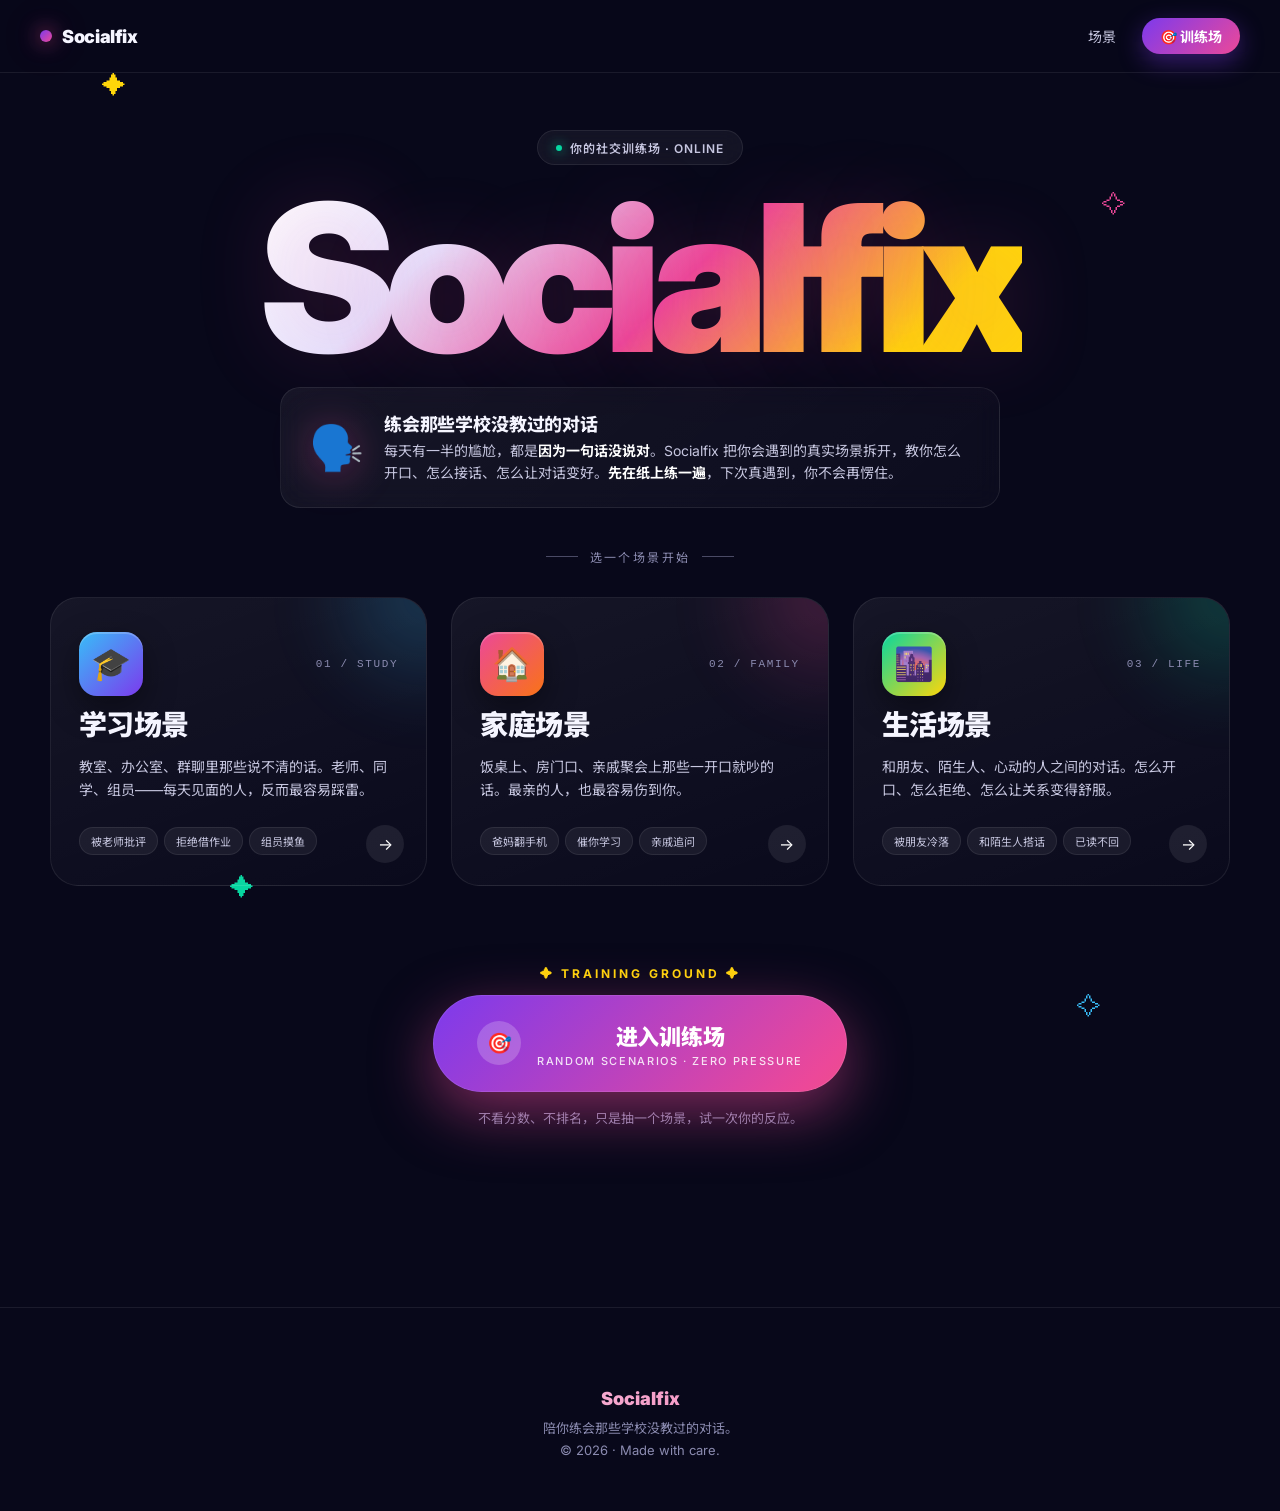
<file: index.html>
<!DOCTYPE html>
<html lang="zh-CN">
<head>
<meta charset="UTF-8">
<meta name="viewport" content="width=device-width, initial-scale=1.0">
<title>Socialfix · 修好你的社交对话</title>
<link href="https://fonts.googleapis.com/css2?family=Inter:wght@300;400;500;600;700;800;900&family=Noto+Sans+SC:wght@300;400;500;700;900&display=swap" rel="stylesheet">
<style>
:root{
  --bg-0:#08081a; --bg-1:#141433;
  --primary:#7c3aed; --primary-2:#ec4899;
  --accent-1:#38bdf8; --accent-2:#06d6a0; --accent-3:#ffd60a; --accent-4:#f97316;
  --text:#f5f5ff; --text-2:#c7c7e0; --text-3:#8b8bb0;
  --border:rgba(255,255,255,.08);
}
*{margin:0;padding:0;box-sizing:border-box}
html,body{background:var(--bg-0);color:var(--text);font-family:'Inter','Noto Sans SC',sans-serif;-webkit-font-smoothing:antialiased;overflow-x:hidden}

/* animated backdrop */
.bg{position:fixed;inset:0;z-index:-2;background:
  radial-gradient(1000px 700px at 20% 10%, rgba(124,58,237,.32), transparent 60%),
  radial-gradient(1000px 700px at 80% 90%, rgba(236,72,153,.28), transparent 60%),
  radial-gradient(700px 500px at 90% 20%, rgba(56,189,248,.18), transparent 60%),
  linear-gradient(180deg,#08081a,#03030c);}

.orbs{position:fixed;inset:0;z-index:-1;pointer-events:none;overflow:hidden}
.orb{position:absolute;border-radius:50%;filter:blur(70px);opacity:.55;animation:float 18s ease-in-out infinite}
.orb.o1{width:520px;height:520px;background:radial-gradient(circle,#7c3aed,transparent 65%);top:-120px;left:-140px}
.orb.o2{width:460px;height:460px;background:radial-gradient(circle,#ec4899,transparent 65%);top:32%;right:-160px;animation-delay:-6s}
.orb.o3{width:400px;height:400px;background:radial-gradient(circle,#06d6a0,transparent 65%);bottom:-140px;left:22%;animation-delay:-12s}
.orb.o4{width:280px;height:280px;background:radial-gradient(circle,#ffd60a,transparent 65%);top:6%;right:20%;animation-delay:-9s;opacity:.35}
@keyframes float{0%,100%{transform:translate(0,0) scale(1)}50%{transform:translate(40px,-30px) scale(1.08)}}

.grain{position:fixed;inset:0;z-index:-1;pointer-events:none;opacity:.05;background-image:url("data:image/svg+xml;utf8,<svg xmlns='http://www.w3.org/2000/svg' width='120' height='120'><filter id='n'><feTurbulence type='fractalNoise' baseFrequency='0.9'/></filter><rect width='100%' height='100%' filter='url(%23n)'/></svg>")}

/* nav */
nav{position:fixed;top:0;left:0;right:0;z-index:100;padding:18px 40px;
  display:flex;justify-content:space-between;align-items:center;
  backdrop-filter:blur(24px);background:rgba(8,8,26,.55);border-bottom:1px solid var(--border)}
.logo{display:flex;align-items:center;gap:10px;font-weight:900;font-size:18px;letter-spacing:-.02em;text-decoration:none;color:inherit}
.logo-dot{width:12px;height:12px;background:linear-gradient(135deg,var(--primary),var(--primary-2));border-radius:50%;box-shadow:0 0 20px rgba(236,72,153,.8),0 0 40px rgba(236,72,153,.4);animation:pulse 2.5s ease-in-out infinite}
@keyframes pulse{0%,100%{transform:scale(1)}50%{transform:scale(1.2)}}
.nav-links{display:flex;gap:26px;align-items:center;font-size:14px}
.nav-links a{color:var(--text-2);text-decoration:none;transition:.2s;position:relative}
.nav-links a:hover{color:#fff}
.nav-cta{background:linear-gradient(135deg,var(--primary),var(--primary-2));color:#fff!important;padding:8px 18px;border-radius:999px;font-weight:700;box-shadow:0 8px 24px rgba(124,58,237,.4)}
.nav-cta:hover{transform:translateY(-1px)}

/* hero */
.hero{min-height:100vh;display:flex;flex-direction:column;justify-content:center;align-items:center;padding:130px 40px 60px;text-align:center;position:relative}
.hero-chip{display:inline-flex;align-items:center;gap:8px;padding:8px 18px;border-radius:999px;background:rgba(255,255,255,.05);border:1px solid var(--border);backdrop-filter:blur(10px);font-size:12px;font-weight:600;color:var(--text-2);letter-spacing:.08em;text-transform:uppercase;margin-bottom:26px}
.hero-chip::before{content:"";width:6px;height:6px;background:var(--accent-2);border-radius:50%;box-shadow:0 0 12px var(--accent-2);animation:pulse 2s ease-in-out infinite}

.hero h1{
  font-size:clamp(84px,16vw,240px);
  font-weight:900;letter-spacing:-.06em;line-height:.85;
  background:linear-gradient(135deg,#fff 0%,#e6e6ff 25%,var(--primary-2) 55%,var(--accent-3) 85%);
  -webkit-background-clip:text;-webkit-text-fill-color:transparent;background-clip:text;
  margin-bottom:14px;text-shadow:0 0 80px rgba(236,72,153,.15);
  position:relative;
}
.hero-star{position:absolute;font-size:24px;animation:spin 8s linear infinite}
.hero-star.s1{top:6%;left:8%;color:var(--accent-3)}
.hero-star.s2{top:16%;right:12%;color:var(--primary-2);animation-delay:-2s}
.hero-star.s3{bottom:24%;left:18%;color:var(--accent-2);animation-delay:-4s}
.hero-star.s4{bottom:14%;right:14%;color:var(--accent-1);animation-delay:-6s}
@keyframes spin{to{transform:rotate(360deg)}}

/* Compact intro right under title */
.intro{max-width:720px;margin:8px auto 40px;padding:22px 28px;border-radius:20px;
  background:linear-gradient(140deg,rgba(255,255,255,.06),rgba(255,255,255,.02));
  border:1px solid var(--border);backdrop-filter:blur(12px);
  display:grid;grid-template-columns:auto 1fr;gap:20px;align-items:center;text-align:left}
.intro-emo{font-size:44px;line-height:1;filter:drop-shadow(0 4px 20px rgba(236,72,153,.4))}
.intro-body h3{font-size:18px;font-weight:800;letter-spacing:-.01em;margin-bottom:4px}
.intro-body p{font-size:14px;color:var(--text-2);line-height:1.6}
.intro-body p b{color:#fff;font-weight:700}

.hero-hint{font-size:12px;color:var(--text-3);letter-spacing:.2em;text-transform:uppercase;margin-bottom:32px;display:inline-flex;align-items:center;gap:12px}
.hero-hint::before,.hero-hint::after{content:"";width:32px;height:1px;background:var(--text-3);opacity:.5}

/* 3 category cards */
.categories{display:grid;grid-template-columns:repeat(3,1fr);gap:24px;max-width:1180px;width:100%;margin:0 auto}
.cat-card{
  position:relative;overflow:hidden;
  background:linear-gradient(160deg,rgba(255,255,255,.06),rgba(255,255,255,.01));
  border:1px solid var(--border);border-radius:28px;padding:34px 28px 30px;
  text-decoration:none;color:inherit;transition:.35s cubic-bezier(.2,.8,.2,1);
  display:flex;flex-direction:column;gap:14px;text-align:left;
  min-height:280px;
}
.cat-card::before{content:"";position:absolute;inset:0;background:linear-gradient(160deg,var(--c1),var(--c2));opacity:0;transition:.35s;z-index:0}
.cat-card::after{content:"";position:absolute;top:-40%;right:-40%;width:80%;height:80%;background:radial-gradient(circle,var(--c1),transparent 65%);opacity:.25;filter:blur(30px);transition:.35s;z-index:0}
.cat-card:hover{transform:translateY(-10px);border-color:transparent;box-shadow:0 30px 60px rgba(0,0,0,.4)}
.cat-card:hover::before{opacity:.22}
.cat-card:hover::after{opacity:.5;transform:scale(1.3)}
.cat-card>*{position:relative;z-index:1}

.cat-icon-wrap{display:flex;align-items:center;justify-content:space-between}
.cat-icon{width:64px;height:64px;border-radius:18px;background:linear-gradient(135deg,var(--c1),var(--c2));display:grid;place-items:center;font-size:32px;box-shadow:0 12px 32px rgba(0,0,0,.4),inset 0 2px 0 rgba(255,255,255,.2)}
.cat-num{font-family:monospace;font-size:11px;color:var(--text-3);letter-spacing:.15em}
.cat-name{font-size:28px;font-weight:900;letter-spacing:-.02em;line-height:1.1}
.cat-desc{font-size:14px;color:var(--text-2);line-height:1.65}
.cat-tags{display:flex;flex-wrap:wrap;gap:6px;margin-top:auto;padding-top:12px}
.cat-tag{font-size:11px;color:var(--text-2);background:rgba(255,255,255,.06);padding:5px 11px;border-radius:999px;border:1px solid var(--border)}
.cat-arrow{position:absolute;bottom:22px;right:22px;width:38px;height:38px;border-radius:50%;background:rgba(255,255,255,.08);display:grid;place-items:center;font-size:16px;color:#fff;transition:.3s;z-index:2}
.cat-card:hover .cat-arrow{background:#fff;color:#0a0a1f;transform:translate(4px,-4px) rotate(-8deg)}

/* Big Training button at bottom */
.train-cta-wrap{margin-top:80px;text-align:center;position:relative}
.train-eyebrow{font-size:12px;color:var(--accent-3);letter-spacing:.25em;text-transform:uppercase;font-weight:700;margin-bottom:14px}
.train-btn{
  display:inline-flex;align-items:center;gap:16px;padding:24px 44px;
  background:linear-gradient(135deg,var(--primary) 0%,var(--primary-2) 50%,var(--accent-4) 100%);
  background-size:200% 100%;
  color:#fff;text-decoration:none;font-size:22px;font-weight:900;letter-spacing:-.01em;
  border-radius:999px;box-shadow:0 20px 60px rgba(236,72,153,.5),0 0 0 1px rgba(255,255,255,.1) inset;
  transition:.35s;animation:gradientShift 5s ease infinite;
  position:relative;overflow:hidden;
}
@keyframes gradientShift{0%,100%{background-position:0% 50%}50%{background-position:100% 50%}}
.train-btn:hover{transform:translateY(-4px) scale(1.02);box-shadow:0 28px 80px rgba(236,72,153,.65)}
.train-btn-icon{width:44px;height:44px;background:rgba(255,255,255,.2);border-radius:50%;display:grid;place-items:center;font-size:20px}
.train-btn-sub{display:block;font-size:11px;font-weight:500;letter-spacing:.15em;opacity:.85;text-transform:uppercase;margin-top:3px}
.train-hint{margin-top:16px;font-size:13px;color:var(--text-3)}

/* Footer */
footer{padding:80px 40px 50px;text-align:center;border-top:1px solid var(--border);margin-top:120px}
.foot-brand{font-weight:900;font-size:18px;margin-bottom:8px;background:linear-gradient(135deg,#fff,var(--primary-2));-webkit-background-clip:text;-webkit-text-fill-color:transparent;background-clip:text}
.foot-text{color:var(--text-3);font-size:13px;line-height:1.7}

@media (max-width:900px){
  .categories{grid-template-columns:1fr;gap:16px}
  nav{padding:14px 20px}
  .hero{padding:110px 20px 40px}
  .intro{grid-template-columns:1fr;text-align:center;padding:20px}
  .train-btn{font-size:18px;padding:20px 32px}
  .train-cta-wrap{margin-top:60px}
  .nav-links a:not(.nav-cta){display:none}
  .hero-star{display:none}
}
</style>
</head>
<body>
<div class="bg"></div>
<div class="orbs">
  <div class="orb o1"></div>
  <div class="orb o2"></div>
  <div class="orb o3"></div>
  <div class="orb o4"></div>
</div>
<div class="grain"></div>

<nav>
  <a class="logo" href="index.html"><span class="logo-dot"></span>Socialfix</a>
  <div class="nav-links">
    <a href="#categories">场景</a>
    <a href="simulator.html" class="nav-cta">🎯 训练场</a>
  </div>
</nav>

<section class="hero">
  <span class="hero-star s1">✦</span>
  <span class="hero-star s2">✧</span>
  <span class="hero-star s3">✦</span>
  <span class="hero-star s4">✧</span>

  <div class="hero-chip">你的社交训练场 · Online</div>
  <h1>Socialfix</h1>

  <div class="intro">
    <div class="intro-emo">🗣️</div>
    <div class="intro-body">
      <h3>练会那些学校没教过的对话</h3>
      <p>每天有一半的尴尬，都是<b>因为一句话没说对</b>。Socialfix 把你会遇到的真实场景拆开，教你怎么开口、怎么接话、怎么让对话变好。<b>先在纸上练一遍</b>，下次真遇到，你不会再愣住。</p>
    </div>
  </div>

  <div class="hero-hint">选一个场景开始</div>

  <div class="categories" id="categories">
    <a class="cat-card" href="category-study.html" style="--c1:#38bdf8;--c2:#7c3aed">
      <div class="cat-icon-wrap">
        <div class="cat-icon">🎓</div>
        <div class="cat-num">01 / STUDY</div>
      </div>
      <div class="cat-name">学习场景</div>
      <div class="cat-desc">教室、办公室、群聊里那些说不清的话。老师、同学、组员——每天见面的人，反而最容易踩雷。</div>
      <div class="cat-tags">
        <span class="cat-tag">被老师批评</span>
        <span class="cat-tag">拒绝借作业</span>
        <span class="cat-tag">组员摸鱼</span>
      </div>
      <div class="cat-arrow">→</div>
    </a>

    <a class="cat-card" href="category-family.html" style="--c1:#ec4899;--c2:#f97316">
      <div class="cat-icon-wrap">
        <div class="cat-icon">🏠</div>
        <div class="cat-num">02 / FAMILY</div>
      </div>
      <div class="cat-name">家庭场景</div>
      <div class="cat-desc">饭桌上、房门口、亲戚聚会上那些一开口就吵的话。最亲的人，也最容易伤到你。</div>
      <div class="cat-tags">
        <span class="cat-tag">爸妈翻手机</span>
        <span class="cat-tag">催你学习</span>
        <span class="cat-tag">亲戚追问</span>
      </div>
      <div class="cat-arrow">→</div>
    </a>

    <a class="cat-card" href="category-life.html" style="--c1:#06d6a0;--c2:#ffd60a">
      <div class="cat-icon-wrap">
        <div class="cat-icon">🌆</div>
        <div class="cat-num">03 / LIFE</div>
      </div>
      <div class="cat-name">生活场景</div>
      <div class="cat-desc">和朋友、陌生人、心动的人之间的对话。怎么开口、怎么拒绝、怎么让关系变得舒服。</div>
      <div class="cat-tags">
        <span class="cat-tag">被朋友冷落</span>
        <span class="cat-tag">和陌生人搭话</span>
        <span class="cat-tag">已读不回</span>
      </div>
      <div class="cat-arrow">→</div>
    </a>
  </div>

  <div class="train-cta-wrap">
    <div class="train-eyebrow">✦ Training Ground ✦</div>
    <a class="train-btn" href="simulator.html">
      <span class="train-btn-icon">🎯</span>
      <span>
        进入训练场
        <span class="train-btn-sub">Random scenarios · Zero pressure</span>
      </span>
    </a>
    <div class="train-hint">不看分数、不排名，只是抽一个场景，试一次你的反应。</div>
  </div>
</section>

<footer>
  <div class="foot-brand">Socialfix</div>
  <div class="foot-text">陪你练会那些学校没教过的对话。<br>© 2026 · Made with care.</div>
</footer>

</body>
</html>
</file>
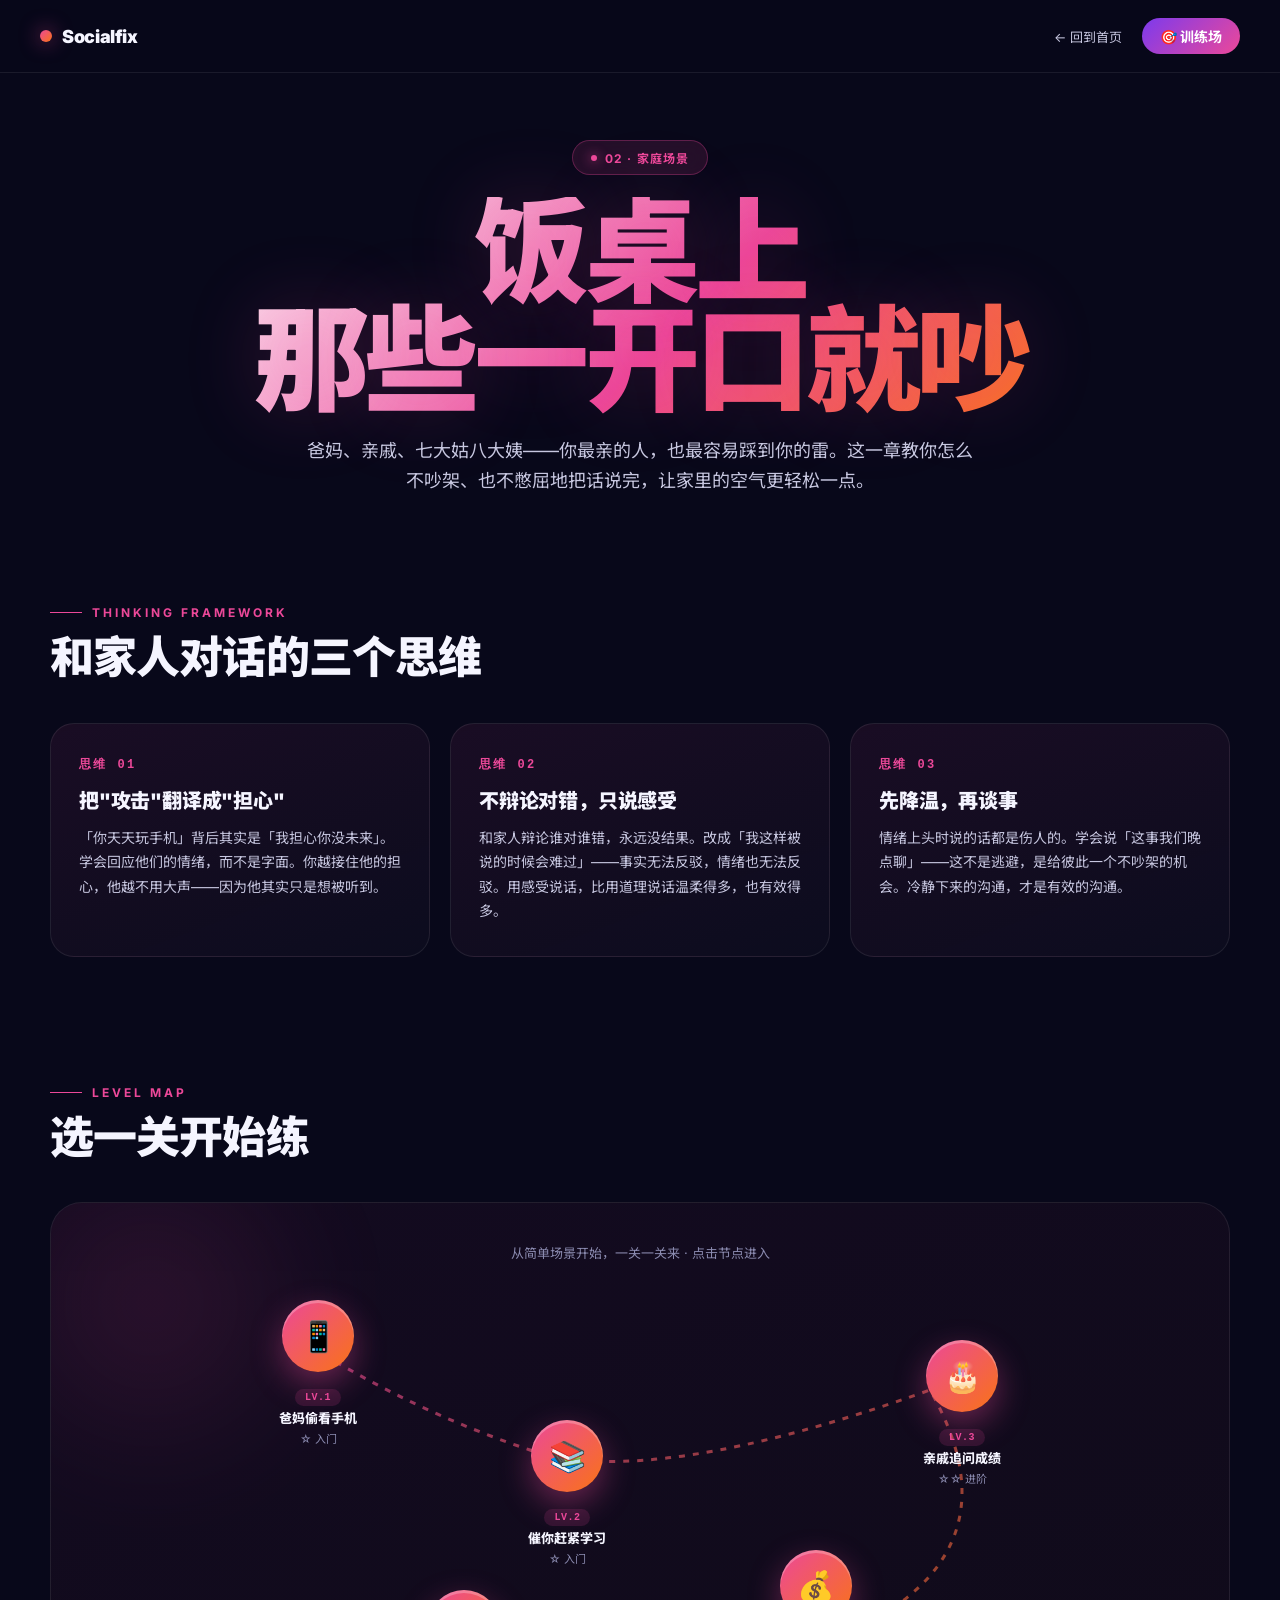
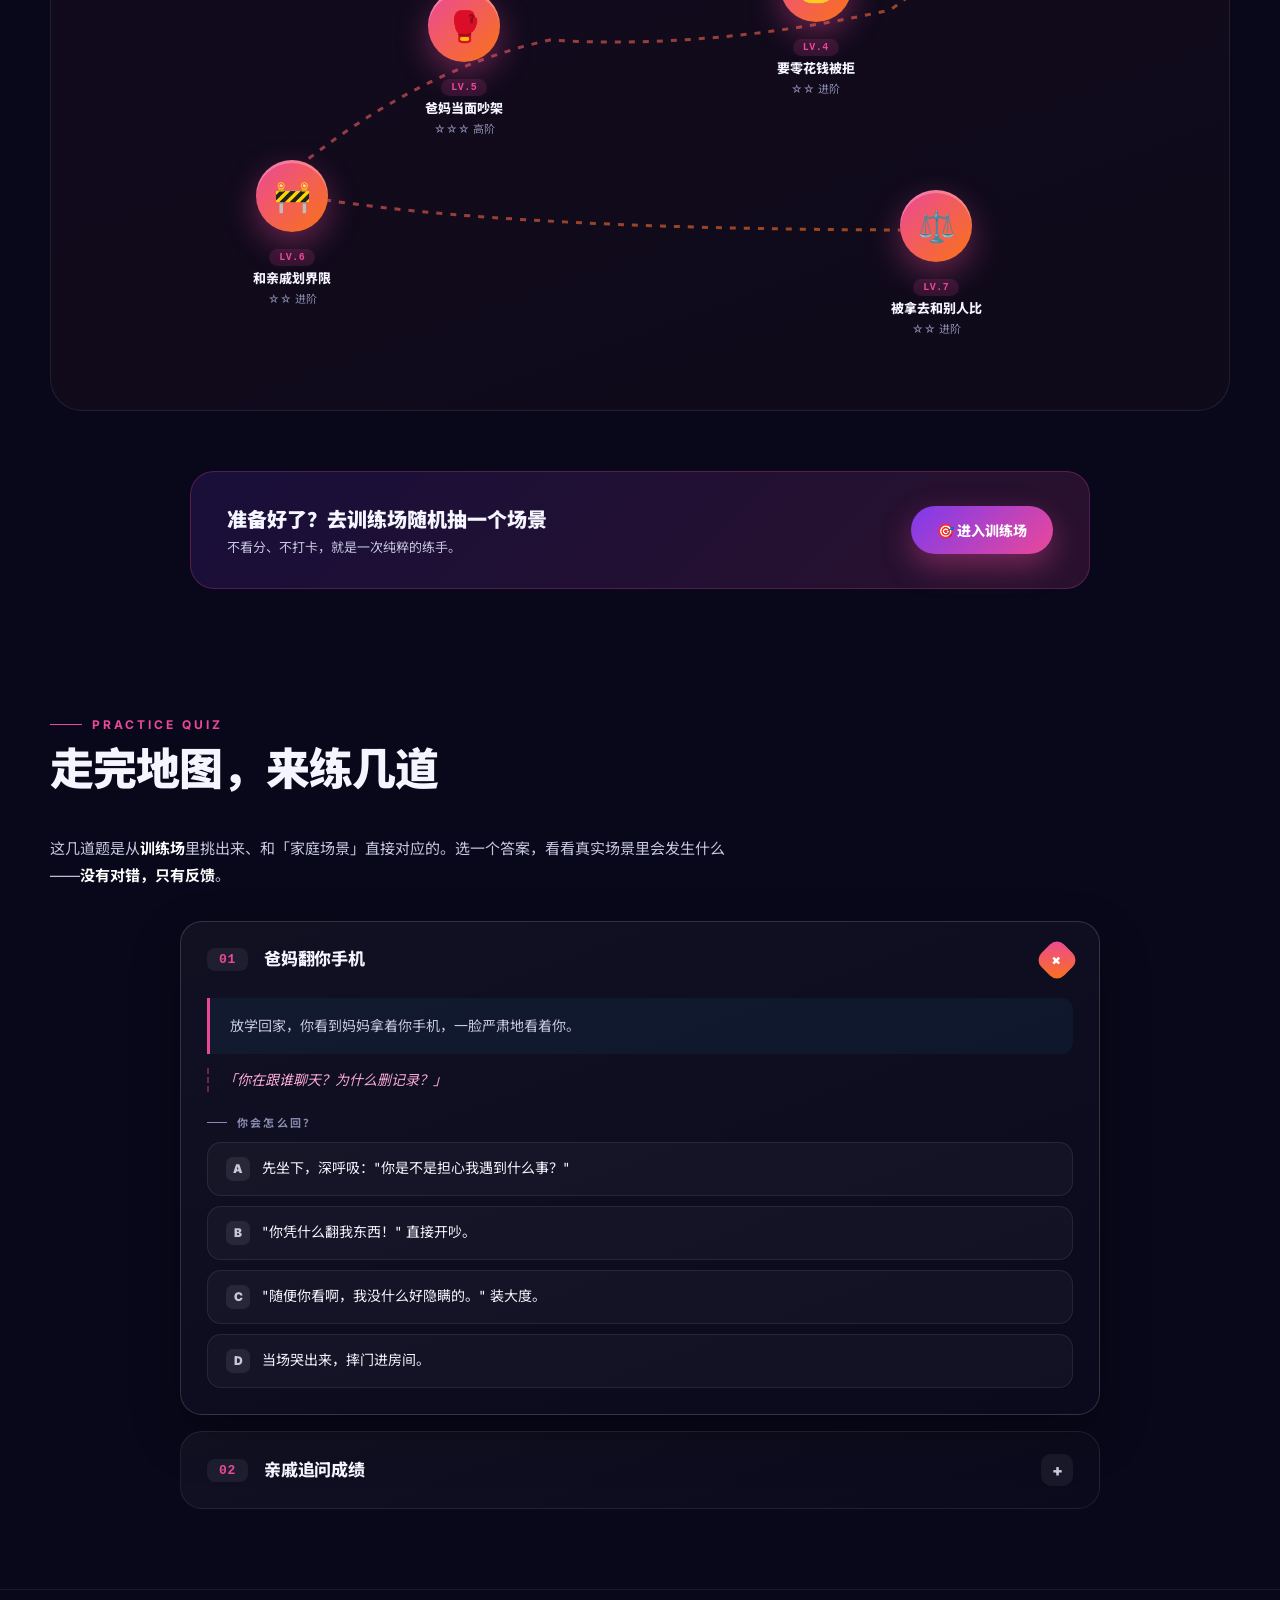
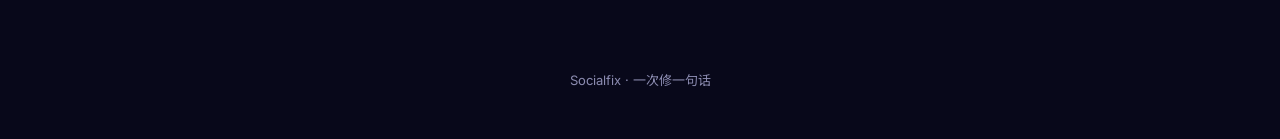
<file: category-family.html>
<!DOCTYPE html>
<html lang="zh-CN">
<head>
<meta charset="UTF-8">
<meta name="viewport" content="width=device-width, initial-scale=1.0">
<title>家庭场景 · Socialfix</title>
<link href="https://fonts.googleapis.com/css2?family=Inter:wght@300;400;500;600;700;800;900&family=Noto+Sans+SC:wght@300;400;500;700;900&display=swap" rel="stylesheet">
<link rel="stylesheet" href="practice.css">
<style>
:root{
  --bg-0:#08081a;
  --primary:#ec4899; --primary-2:#f97316;
  --text:#f5f5ff; --text-2:#c7c7e0; --text-3:#8b8bb0;
  --border:rgba(255,255,255,.08);
}
*{margin:0;padding:0;box-sizing:border-box}
html,body{background:var(--bg-0);color:var(--text);font-family:'Inter','Noto Sans SC',sans-serif;-webkit-font-smoothing:antialiased;overflow-x:hidden}

.bg{position:fixed;inset:0;z-index:-2;background:
  radial-gradient(1000px 700px at 20% 10%, rgba(236,72,153,.28), transparent 60%),
  radial-gradient(1000px 700px at 80% 90%, rgba(249,115,22,.20), transparent 60%),
  linear-gradient(180deg,#08081a,#03030c);}
.orbs{position:fixed;inset:0;z-index:-1;pointer-events:none;overflow:hidden}
.orb{position:absolute;border-radius:50%;filter:blur(80px);opacity:.5;animation:float 20s ease-in-out infinite}
.orb.o1{width:520px;height:520px;background:radial-gradient(circle,#ec4899,transparent 65%);top:-140px;left:-120px}
.orb.o2{width:460px;height:460px;background:radial-gradient(circle,#f97316,transparent 65%);top:34%;right:-160px;animation-delay:-6s;opacity:.4}
.orb.o3{width:380px;height:380px;background:radial-gradient(circle,#7c3aed,transparent 65%);bottom:-120px;left:24%;animation-delay:-12s;opacity:.35}
@keyframes float{0%,100%{transform:translate(0,0) scale(1)}50%{transform:translate(40px,-30px) scale(1.08)}}

nav{position:fixed;top:0;left:0;right:0;z-index:100;padding:18px 40px;display:flex;justify-content:space-between;align-items:center;backdrop-filter:blur(24px);background:rgba(8,8,26,.55);border-bottom:1px solid var(--border)}
.logo{display:flex;align-items:center;gap:10px;font-weight:900;font-size:18px;letter-spacing:-.02em;text-decoration:none;color:inherit}
.logo-dot{width:12px;height:12px;background:linear-gradient(135deg,var(--primary),var(--primary-2));border-radius:50%;box-shadow:0 0 20px rgba(236,72,153,.7)}
.nav-links{display:flex;gap:20px;align-items:center;font-size:14px}
.nav-links a{color:var(--text-2);text-decoration:none;transition:.2s}
.nav-links a:hover{color:#fff}
.back-link{display:inline-flex;align-items:center;gap:6px;font-size:13px;color:var(--text-3);text-decoration:none}
.nav-cta{background:linear-gradient(135deg,#7c3aed,#ec4899);color:#fff!important;padding:8px 18px;border-radius:999px;font-weight:700}

.header{padding:140px 40px 40px;text-align:center;max-width:960px;margin:0 auto;position:relative}
.chip{display:inline-flex;align-items:center;gap:8px;padding:8px 18px;border-radius:999px;background:rgba(236,72,153,.12);border:1px solid rgba(236,72,153,.3);color:var(--primary);font-size:12px;font-weight:700;letter-spacing:.1em;text-transform:uppercase;margin-bottom:22px;backdrop-filter:blur(10px)}
.chip::before{content:"";width:6px;height:6px;background:var(--primary);border-radius:50%;box-shadow:0 0 12px var(--primary)}
.header h1{font-size:clamp(56px,9vw,120px);font-weight:900;letter-spacing:-.04em;line-height:.95;background:linear-gradient(135deg,#fff 0%,var(--primary) 55%,var(--primary-2));-webkit-background-clip:text;-webkit-text-fill-color:transparent;background-clip:text;margin-bottom:20px;text-shadow:0 0 80px rgba(236,72,153,.2)}
.header p{font-size:18px;color:var(--text-2);line-height:1.7;max-width:680px;margin:0 auto}

section{padding:60px 40px}
.container{max-width:1180px;margin:0 auto}
.eyebrow{display:inline-flex;align-items:center;gap:10px;color:var(--primary);font-size:12px;font-weight:700;letter-spacing:.25em;text-transform:uppercase;margin-bottom:12px}
.eyebrow::before{content:"";width:32px;height:1px;background:var(--primary)}
.sec-title{font-size:clamp(30px,4vw,44px);font-weight:900;letter-spacing:-.02em;margin-bottom:40px;line-height:1.15}

.tech-grid{display:grid;grid-template-columns:repeat(3,1fr);gap:20px}
.tech{padding:32px 28px;background:linear-gradient(160deg,rgba(236,72,153,.08),rgba(255,255,255,.02));border:1px solid var(--border);border-radius:24px;transition:.35s;position:relative;overflow:hidden}
.tech::before{content:"";position:absolute;top:-40%;right:-40%;width:80%;height:80%;background:radial-gradient(circle,var(--primary),transparent 65%);opacity:0;filter:blur(30px);transition:.35s}
.tech:hover{border-color:rgba(236,72,153,.4);transform:translateY(-6px)}
.tech:hover::before{opacity:.2}
.tech > *{position:relative;z-index:1}
.tech-num{font-family:monospace;font-size:12px;font-weight:700;color:var(--primary);letter-spacing:.2em;margin-bottom:12px}
.tech h4{font-size:20px;font-weight:900;margin-bottom:12px;letter-spacing:-.01em}
.tech p{font-size:14px;color:var(--text-2);line-height:1.75}

.map-wrap{margin-top:40px;position:relative;padding:40px 24px;background:linear-gradient(160deg,rgba(236,72,153,.05),rgba(249,115,22,.03));border:1px solid var(--border);border-radius:32px;overflow:hidden}
.map-wrap::before{content:"";position:absolute;top:-100px;left:-100px;width:400px;height:400px;background:radial-gradient(circle,var(--primary),transparent 65%);opacity:.15;filter:blur(60px)}
.map-hint{text-align:center;color:var(--text-3);font-size:13px;margin-bottom:28px}
.map{position:relative;min-height:680px;max-width:860px;margin:0 auto}
.path-svg{position:absolute;inset:0;width:100%;height:100%;pointer-events:none;z-index:0}
.node{position:absolute;width:130px;text-align:center;text-decoration:none;color:inherit;z-index:2}
.node-circle{width:72px;height:72px;margin:0 auto 12px;border-radius:50%;background:linear-gradient(135deg,var(--primary),var(--primary-2));display:grid;place-items:center;font-size:30px;box-shadow:0 12px 32px rgba(236,72,153,.4),inset 0 3px 0 rgba(255,255,255,.25);transition:.35s;position:relative}
.node-circle::after{content:"";position:absolute;inset:-8px;border-radius:50%;border:2px dashed rgba(255,255,255,.15);opacity:0;transition:.35s}
.node:hover .node-circle{transform:scale(1.12) rotate(-6deg)}
.node:hover .node-circle::after{opacity:1;transform:rotate(60deg)}
.node-num{display:inline-block;font-family:monospace;font-size:10px;font-weight:700;color:var(--primary);background:rgba(236,72,153,.15);padding:3px 10px;border-radius:999px;margin-bottom:4px;letter-spacing:.05em}
.node-title{font-size:13px;font-weight:800;line-height:1.35;margin-bottom:2px}
.node-diff{font-size:11px;color:var(--text-3)}
.node.locked .node-circle{background:rgba(255,255,255,.05);border:1px dashed var(--border);color:var(--text-3);box-shadow:none}
.node.locked{pointer-events:none;opacity:.45}
.n1{top:10px;left:5%}.n2{top:130px;left:34%}.n3{top:50px;right:5%}.n4{top:260px;right:22%}.n5{top:300px;left:22%}.n6{top:470px;left:2%}.n7{top:500px;right:8%}

.train-strip{margin:60px auto 0;max-width:900px;padding:32px 36px;border-radius:24px;background:linear-gradient(135deg,rgba(124,58,237,.15),rgba(236,72,153,.15));border:1px solid rgba(236,72,153,.25);display:flex;align-items:center;justify-content:space-between;gap:20px;flex-wrap:wrap}
.train-strip-txt h4{font-size:20px;font-weight:900;margin-bottom:4px}
.train-strip-txt p{font-size:13px;color:var(--text-2)}
.train-strip a{padding:14px 26px;background:linear-gradient(135deg,#7c3aed,#ec4899);border-radius:999px;color:#fff;text-decoration:none;font-weight:800;font-size:14px;white-space:nowrap;box-shadow:0 12px 30px rgba(236,72,153,.4);transition:.25s}
.train-strip a:hover{transform:translateY(-2px)}

footer{padding:80px 40px 50px;text-align:center;border-top:1px solid var(--border);margin-top:60px}
.foot-text{color:var(--text-3);font-size:13px}

@media (max-width:900px){
  .tech-grid{grid-template-columns:1fr;gap:14px}
  nav{padding:14px 20px}.header{padding:110px 20px 30px}section{padding:40px 20px}
  .nav-links a:not(.back-link):not(.nav-cta){display:none}
  .map{min-height:auto}.path-svg{display:none}
  .node{position:relative;top:auto!important;left:auto!important;right:auto!important;width:100%;margin:0 0 16px;display:flex;align-items:center;gap:14px;text-align:left;background:rgba(255,255,255,.03);border:1px solid var(--border);padding:14px;border-radius:16px}
  .node-circle{margin:0;width:56px;height:56px;font-size:24px;flex-shrink:0}
  .node > div:not(.node-circle){flex:1}
}
</style>
</head>
<body>
<div class="bg"></div>
<div class="orbs">
  <div class="orb o1"></div><div class="orb o2"></div><div class="orb o3"></div>
</div>

<nav>
  <a class="logo" href="index.html"><span class="logo-dot"></span>Socialfix</a>
  <div class="nav-links">
    <a class="back-link" href="index.html">← 回到首页</a>
    <a href="simulator.html" class="nav-cta">🎯 训练场</a>
  </div>
</nav>

<div class="header">
  <div class="chip">02 · 家庭场景</div>
  <h1>饭桌上<br>那些一开口就吵</h1>
  <p>爸妈、亲戚、七大姑八大姨——你最亲的人，也最容易踩到你的雷。这一章教你怎么不吵架、也不憋屈地把话说完，让家里的空气更轻松一点。</p>
</div>

<section>
  <div class="container">
    <span class="eyebrow">Thinking Framework</span>
    <h2 class="sec-title">和家人对话的三个思维</h2>
    <div class="tech-grid">
      <div class="tech">
        <div class="tech-num">思维 01</div>
        <h4>把"攻击"翻译成"担心"</h4>
        <p>「你天天玩手机」背后其实是「我担心你没未来」。学会回应他们的情绪，而不是字面。你越接住他的担心，他越不用大声——因为他其实只是想被听到。</p>
      </div>
      <div class="tech">
        <div class="tech-num">思维 02</div>
        <h4>不辩论对错，只说感受</h4>
        <p>和家人辩论谁对谁错，永远没结果。改成「我这样被说的时候会难过」——事实无法反驳，情绪也无法反驳。用感受说话，比用道理说话温柔得多，也有效得多。</p>
      </div>
      <div class="tech">
        <div class="tech-num">思维 03</div>
        <h4>先降温，再谈事</h4>
        <p>情绪上头时说的话都是伤人的。学会说「这事我们晚点聊」——这不是逃避，是给彼此一个不吵架的机会。冷静下来的沟通，才是有效的沟通。</p>
      </div>
    </div>
  </div>
</section>

<section>
  <div class="container">
    <span class="eyebrow">Level Map</span>
    <h2 class="sec-title">选一关开始练</h2>

    <div class="map-wrap">
      <div class="map-hint">从简单场景开始，一关一关来 · 点击节点进入</div>
      <div class="map">
        <svg class="path-svg" viewBox="0 0 860 680" preserveAspectRatio="none">
          <defs>
            <linearGradient id="pathGrad" x1="0" y1="0" x2="1" y2="1">
              <stop offset="0%" stop-color="#ec4899" stop-opacity=".6"/>
              <stop offset="100%" stop-color="#f97316" stop-opacity=".6"/>
            </linearGradient>
          </defs>
          <path d="M 90 50 Q 200 120 320 160 T 720 100 Q 800 240 680 320 Q 500 360 340 350 Q 200 380 60 500 Q 250 540 720 540"
                stroke="url(#pathGrad)" stroke-width="3" stroke-dasharray="6 8" fill="none"/>
        </svg>

        <a class="node n1" href="level.html?cat=family&id=1">
          <div class="node-circle">📱</div><span class="node-num">LV.1</span>
          <div class="node-title">爸妈偷看手机</div><div class="node-diff">☆ 入门</div>
        </a>
        <a class="node n2" href="level.html?cat=family&id=2">
          <div class="node-circle">📚</div><span class="node-num">LV.2</span>
          <div class="node-title">催你赶紧学习</div><div class="node-diff">☆ 入门</div>
        </a>
        <a class="node n3" href="level.html?cat=family&id=3">
          <div class="node-circle">🎂</div><span class="node-num">LV.3</span>
          <div class="node-title">亲戚追问成绩</div><div class="node-diff">☆☆ 进阶</div>
        </a>
        <a class="node n4" href="level.html?cat=family&id=4">
          <div class="node-circle">💰</div><span class="node-num">LV.4</span>
          <div class="node-title">要零花钱被拒</div><div class="node-diff">☆☆ 进阶</div>
        </a>
        <a class="node n5" href="level.html?cat=family&id=5">
          <div class="node-circle">🥊</div><span class="node-num">LV.5</span>
          <div class="node-title">爸妈当面吵架</div><div class="node-diff">☆☆☆ 高阶</div>
        </a>
        <a class="node n6" href="level.html?cat=family&id=6">
          <div class="node-circle">🚧</div><span class="node-num">LV.6</span>
          <div class="node-title">和亲戚划界限</div><div class="node-diff">☆☆ 进阶</div>
        </a>
        <a class="node n7" href="level.html?cat=family&id=7">
          <div class="node-circle">⚖️</div><span class="node-num">LV.7</span>
          <div class="node-title">被拿去和别人比</div><div class="node-diff">☆☆ 进阶</div>
        </a>
      </div>
    </div>

    <div class="train-strip">
      <div class="train-strip-txt">
        <h4>准备好了？去训练场随机抽一个场景</h4>
        <p>不看分、不打卡，就是一次纯粹的练手。</p>
      </div>
      <a href="simulator.html">🎯 进入训练场</a>
    </div>
  </div>
</section>

<section class="practice">
  <div class="container">
    <span class="eyebrow">Practice Quiz</span>
    <h2 class="sec-title">走完地图，来练几道</h2>
    <p class="practice-intro">这几道题是从<b>训练场</b>里挑出来、和「家庭场景」直接对应的。选一个答案，看看真实场景里会发生什么——<b>没有对错，只有反馈</b>。</p>
    <div class="quiz-list" id="quizList" data-cat="family"></div>
  </div>
</section>

<footer><div class="foot-text">Socialfix · 一次修一句话</div></footer>
<script src="scenes.js"></script>
<script src="practice.js"></script>
</body>
</html>
</file>
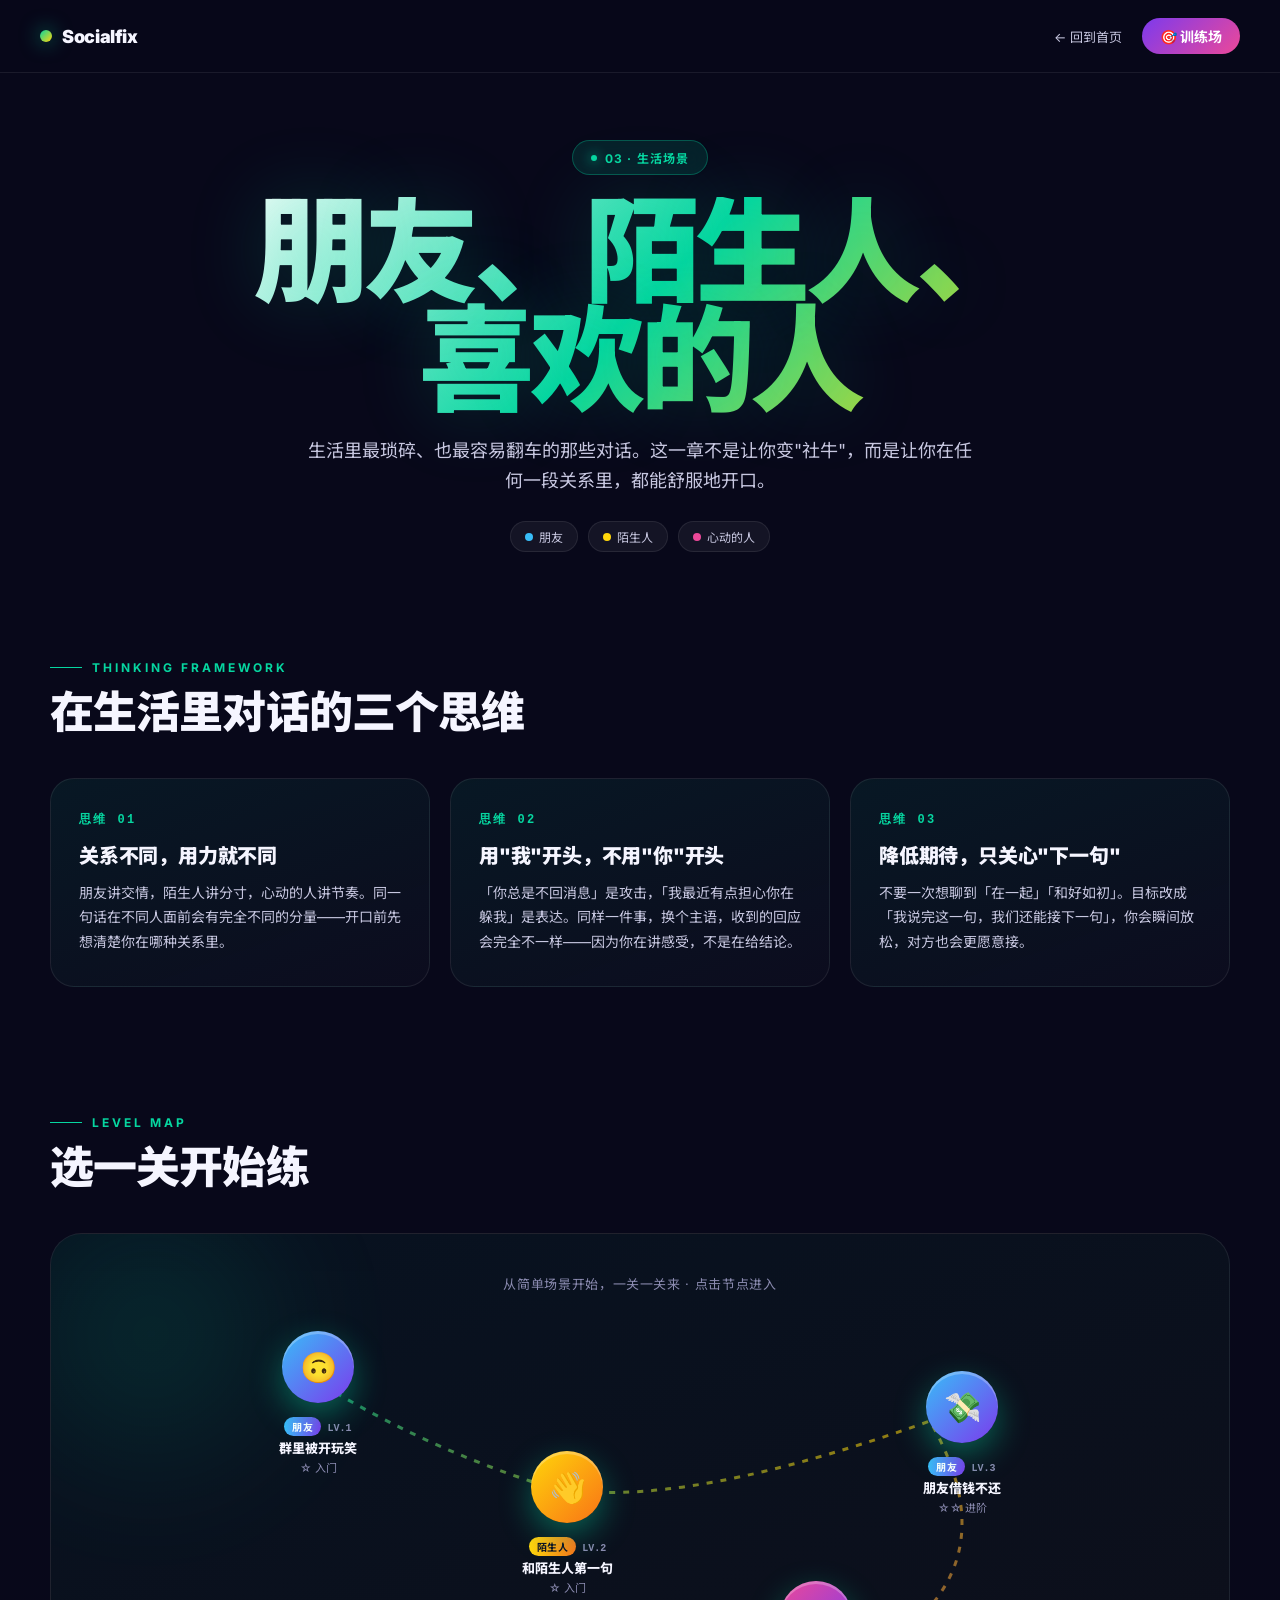
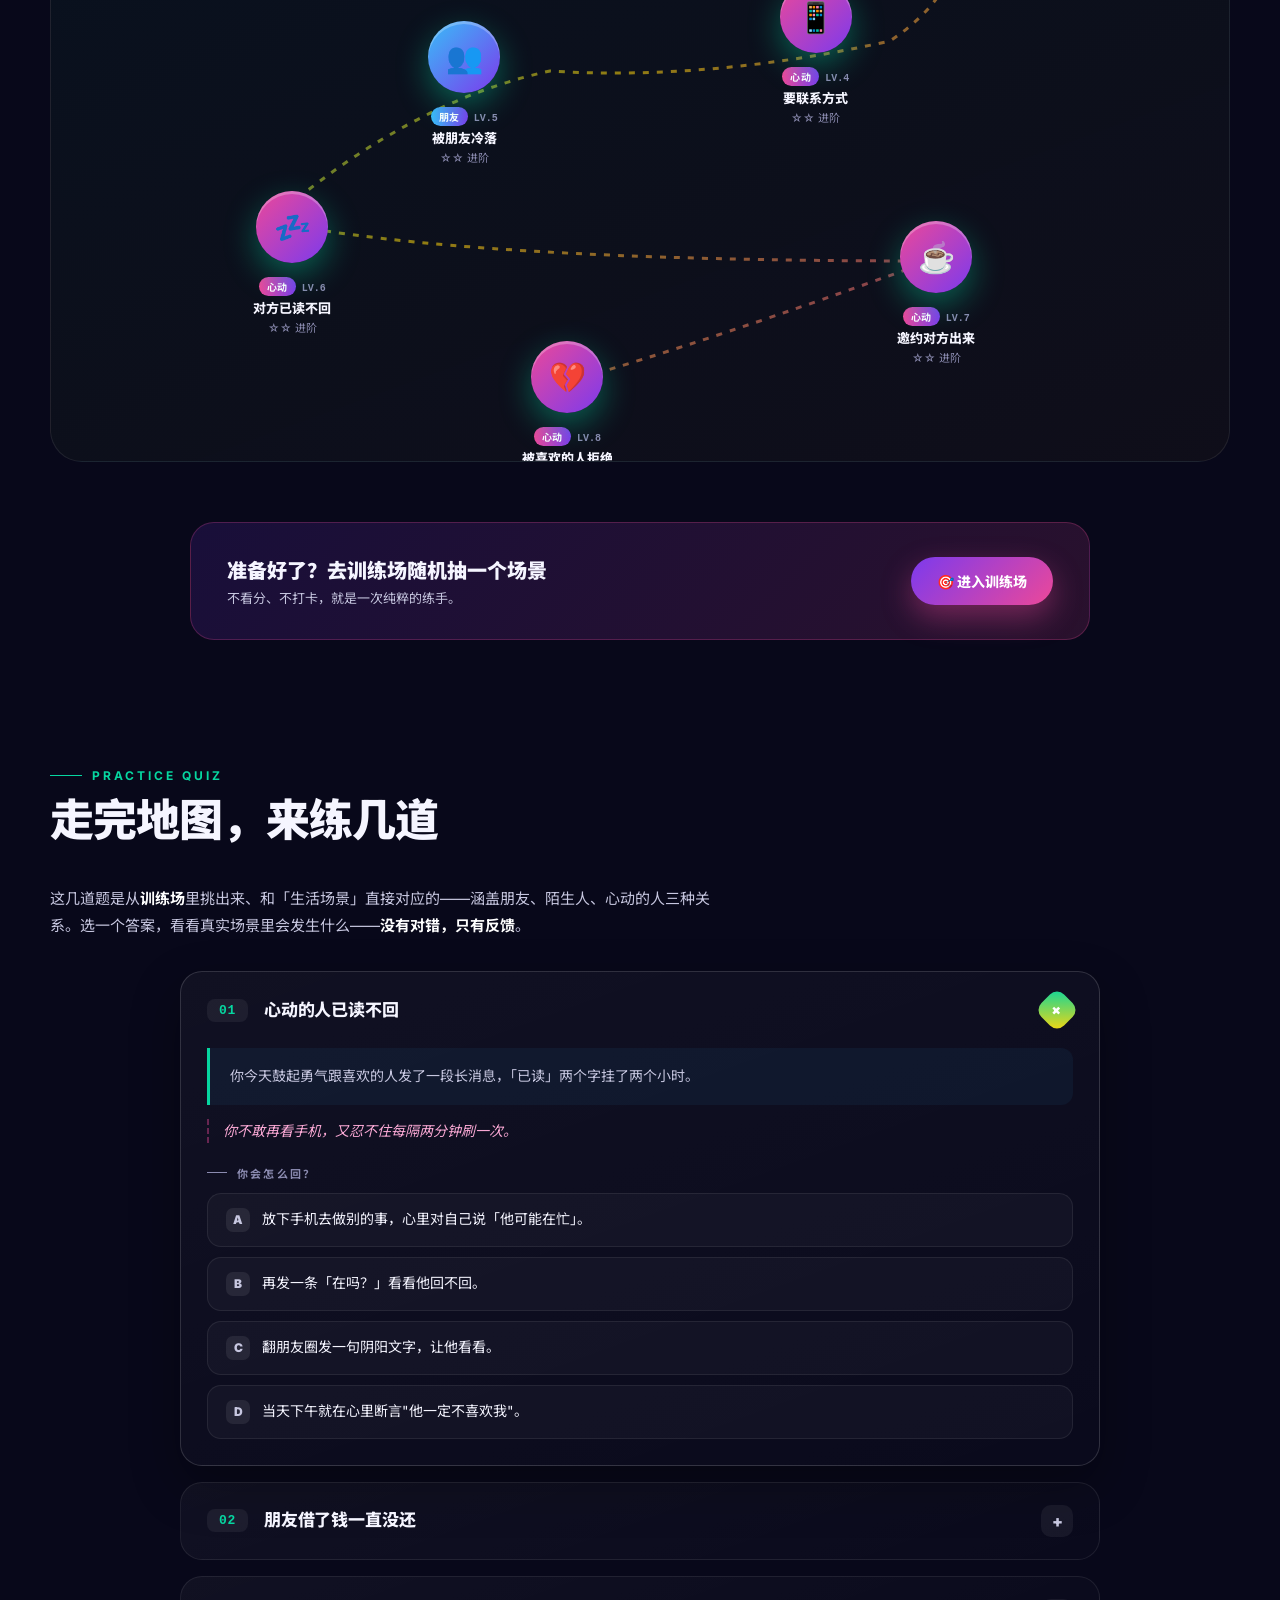
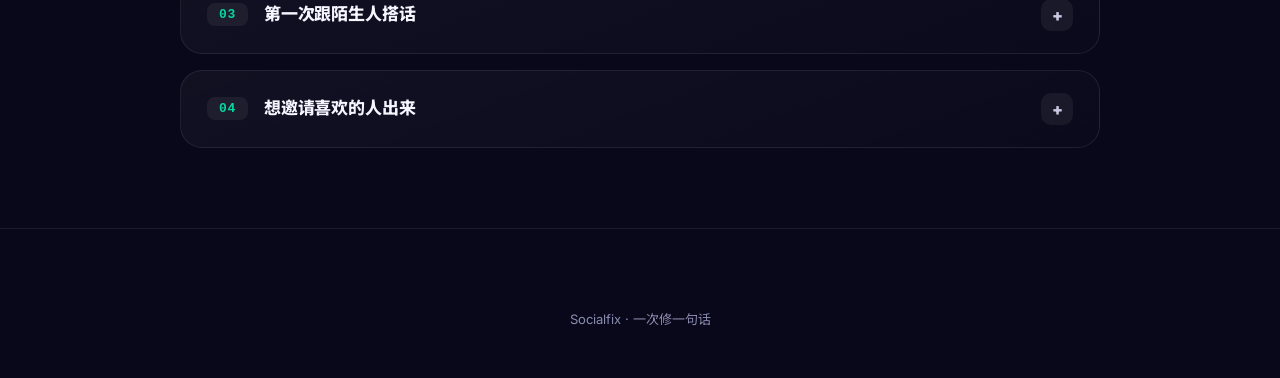
<file: category-life.html>
<!DOCTYPE html>
<html lang="zh-CN">
<head>
<meta charset="UTF-8">
<meta name="viewport" content="width=device-width, initial-scale=1.0">
<title>生活场景 · Socialfix</title>
<link href="https://fonts.googleapis.com/css2?family=Inter:wght@300;400;500;600;700;800;900&family=Noto+Sans+SC:wght@300;400;500;700;900&display=swap" rel="stylesheet">
<link rel="stylesheet" href="practice.css">
<style>
:root{
  --bg-0:#08081a;
  --primary:#06d6a0; --primary-2:#ffd60a;
  --accent:#ec4899;
  --text:#f5f5ff; --text-2:#c7c7e0; --text-3:#8b8bb0;
  --border:rgba(255,255,255,.08);
}
*{margin:0;padding:0;box-sizing:border-box}
html,body{background:var(--bg-0);color:var(--text);font-family:'Inter','Noto Sans SC',sans-serif;-webkit-font-smoothing:antialiased;overflow-x:hidden}

.bg{position:fixed;inset:0;z-index:-2;background:
  radial-gradient(1000px 700px at 20% 10%, rgba(6,214,160,.28), transparent 60%),
  radial-gradient(1000px 700px at 80% 90%, rgba(255,214,10,.20), transparent 60%),
  linear-gradient(180deg,#08081a,#03030c);}
.orbs{position:fixed;inset:0;z-index:-1;pointer-events:none;overflow:hidden}
.orb{position:absolute;border-radius:50%;filter:blur(80px);opacity:.5;animation:float 20s ease-in-out infinite}
.orb.o1{width:520px;height:520px;background:radial-gradient(circle,#06d6a0,transparent 65%);top:-140px;left:-120px}
.orb.o2{width:460px;height:460px;background:radial-gradient(circle,#ffd60a,transparent 65%);top:34%;right:-160px;animation-delay:-6s;opacity:.35}
.orb.o3{width:380px;height:380px;background:radial-gradient(circle,#ec4899,transparent 65%);bottom:-120px;left:24%;animation-delay:-12s;opacity:.4}
@keyframes float{0%,100%{transform:translate(0,0) scale(1)}50%{transform:translate(40px,-30px) scale(1.08)}}

nav{position:fixed;top:0;left:0;right:0;z-index:100;padding:18px 40px;display:flex;justify-content:space-between;align-items:center;backdrop-filter:blur(24px);background:rgba(8,8,26,.55);border-bottom:1px solid var(--border)}
.logo{display:flex;align-items:center;gap:10px;font-weight:900;font-size:18px;letter-spacing:-.02em;text-decoration:none;color:inherit}
.logo-dot{width:12px;height:12px;background:linear-gradient(135deg,var(--primary),var(--primary-2));border-radius:50%;box-shadow:0 0 20px rgba(6,214,160,.7)}
.nav-links{display:flex;gap:20px;align-items:center;font-size:14px}
.nav-links a{color:var(--text-2);text-decoration:none;transition:.2s}
.nav-links a:hover{color:#fff}
.back-link{display:inline-flex;align-items:center;gap:6px;font-size:13px;color:var(--text-3);text-decoration:none}
.nav-cta{background:linear-gradient(135deg,#7c3aed,#ec4899);color:#fff!important;padding:8px 18px;border-radius:999px;font-weight:700}

/* Header */
.header{padding:140px 40px 40px;text-align:center;max-width:960px;margin:0 auto;position:relative}
.chip{display:inline-flex;align-items:center;gap:8px;padding:8px 18px;border-radius:999px;background:rgba(6,214,160,.12);border:1px solid rgba(6,214,160,.3);color:var(--primary);font-size:12px;font-weight:700;letter-spacing:.1em;text-transform:uppercase;margin-bottom:22px;backdrop-filter:blur(10px)}
.chip::before{content:"";width:6px;height:6px;background:var(--primary);border-radius:50%;box-shadow:0 0 12px var(--primary)}
.header h1{font-size:clamp(56px,9vw,120px);font-weight:900;letter-spacing:-.04em;line-height:.95;background:linear-gradient(135deg,#fff 0%,var(--primary) 50%,var(--primary-2) 100%);-webkit-background-clip:text;-webkit-text-fill-color:transparent;background-clip:text;margin-bottom:20px;text-shadow:0 0 80px rgba(6,214,160,.2)}
.header p{font-size:18px;color:var(--text-2);line-height:1.7;max-width:680px;margin:0 auto}

/* Sub-groups */
.subgroups{display:flex;gap:10px;justify-content:center;flex-wrap:wrap;margin-top:24px}
.subgroup{padding:6px 14px;border-radius:999px;background:rgba(255,255,255,.05);border:1px solid var(--border);font-size:12px;color:var(--text-2);display:inline-flex;align-items:center;gap:6px}
.subgroup .dot{width:8px;height:8px;border-radius:50%}
.subgroup.f .dot{background:#38bdf8}
.subgroup.s .dot{background:#ffd60a}
.subgroup.l .dot{background:#ec4899}

/* Thinking techniques */
section{padding:60px 40px}
.container{max-width:1180px;margin:0 auto}
.eyebrow{display:inline-flex;align-items:center;gap:10px;color:var(--primary);font-size:12px;font-weight:700;letter-spacing:.25em;text-transform:uppercase;margin-bottom:12px}
.eyebrow::before{content:"";width:32px;height:1px;background:var(--primary)}
.sec-title{font-size:clamp(30px,4vw,44px);font-weight:900;letter-spacing:-.02em;margin-bottom:40px;line-height:1.15}

.tech-grid{display:grid;grid-template-columns:repeat(3,1fr);gap:20px}
.tech{padding:32px 28px;background:linear-gradient(160deg,rgba(6,214,160,.08),rgba(255,255,255,.02));border:1px solid var(--border);border-radius:24px;transition:.35s;position:relative;overflow:hidden}
.tech::before{content:"";position:absolute;top:-40%;right:-40%;width:80%;height:80%;background:radial-gradient(circle,var(--primary),transparent 65%);opacity:0;filter:blur(30px);transition:.35s}
.tech:hover{border-color:rgba(6,214,160,.4);transform:translateY(-6px)}
.tech:hover::before{opacity:.2}
.tech > *{position:relative;z-index:1}
.tech-num{font-family:monospace;font-size:12px;font-weight:700;color:var(--primary);letter-spacing:.2em;margin-bottom:12px}
.tech h4{font-size:20px;font-weight:900;margin-bottom:12px;letter-spacing:-.01em}
.tech p{font-size:14px;color:var(--text-2);line-height:1.75}

/* Map */
.map-wrap{margin-top:40px;position:relative;padding:40px 24px;background:linear-gradient(160deg,rgba(6,214,160,.05),rgba(255,214,10,.03));border:1px solid var(--border);border-radius:32px;overflow:hidden}
.map-wrap::before{content:"";position:absolute;top:-100px;left:-100px;width:400px;height:400px;background:radial-gradient(circle,var(--primary),transparent 65%);opacity:.15;filter:blur(60px)}
.map-hint{text-align:center;color:var(--text-3);font-size:13px;margin-bottom:28px;letter-spacing:.05em}
.map{position:relative;min-height:700px;max-width:860px;margin:0 auto}
.path-svg{position:absolute;inset:0;width:100%;height:100%;pointer-events:none;z-index:0}

.node{position:absolute;width:130px;text-align:center;text-decoration:none;color:inherit;z-index:2}
.node-circle{width:72px;height:72px;margin:0 auto 12px;border-radius:50%;
  background:linear-gradient(135deg,var(--nc1,var(--primary)),var(--nc2,var(--primary-2)));
  display:grid;place-items:center;font-size:30px;
  box-shadow:0 12px 32px rgba(6,214,160,.4),inset 0 3px 0 rgba(255,255,255,.25);
  transition:.35s;position:relative}
.node-circle::after{content:"";position:absolute;inset:-8px;border-radius:50%;border:2px dashed rgba(255,255,255,.15);opacity:0;transition:.35s}
.node:hover .node-circle{transform:scale(1.12) rotate(-6deg)}
.node:hover .node-circle::after{opacity:1;transform:rotate(60deg)}
.node-tag{display:inline-block;font-size:10px;font-weight:700;color:#fff;padding:2px 8px;border-radius:999px;margin-bottom:4px;letter-spacing:.05em}
.node-tag.friends{background:linear-gradient(90deg,#38bdf8,#7c3aed)}
.node-tag.strangers{background:linear-gradient(90deg,#ffd60a,#f97316);color:#0a0a1f}
.node-tag.lovers{background:linear-gradient(90deg,#ec4899,#7c3aed)}
.node-num{display:inline-block;font-family:monospace;font-size:10px;font-weight:700;color:var(--text-3);margin-left:6px}
.node-title{font-size:13px;font-weight:800;line-height:1.35;margin-bottom:2px}
.node-diff{font-size:11px;color:var(--text-3)}
.node.locked .node-circle{background:rgba(255,255,255,.05);border:1px dashed var(--border);color:var(--text-3);box-shadow:none}
.node.locked{pointer-events:none;opacity:.45}

/* Positions - 7 unlocked levels arranged like a wandering path */
.n1{top:10px;left:5%}
.n2{top:130px;left:34%}
.n3{top:50px;right:5%}
.n4{top:260px;right:22%}
.n5{top:300px;left:22%}
.n6{top:470px;left:2%}
.n7{top:500px;right:8%}
.n8{top:620px;left:34%}

/* CTA to training */
.train-strip{margin:60px auto 0;max-width:900px;padding:32px 36px;border-radius:24px;
  background:linear-gradient(135deg,rgba(124,58,237,.15),rgba(236,72,153,.15));
  border:1px solid rgba(236,72,153,.25);
  display:flex;align-items:center;justify-content:space-between;gap:20px;flex-wrap:wrap}
.train-strip-txt h4{font-size:20px;font-weight:900;margin-bottom:4px}
.train-strip-txt p{font-size:13px;color:var(--text-2)}
.train-strip a{padding:14px 26px;background:linear-gradient(135deg,#7c3aed,#ec4899);border-radius:999px;color:#fff;text-decoration:none;font-weight:800;font-size:14px;white-space:nowrap;box-shadow:0 12px 30px rgba(236,72,153,.4);transition:.25s}
.train-strip a:hover{transform:translateY(-2px)}

footer{padding:80px 40px 50px;text-align:center;border-top:1px solid var(--border);margin-top:60px}
.foot-text{color:var(--text-3);font-size:13px}

@media (max-width:900px){
  .tech-grid{grid-template-columns:1fr;gap:14px}
  nav{padding:14px 20px}
  .header{padding:110px 20px 30px}
  section{padding:40px 20px}
  .nav-links a:not(.back-link):not(.nav-cta){display:none}
  .map{min-height:auto}.path-svg{display:none}
  .node{position:relative;top:auto!important;left:auto!important;right:auto!important;width:100%;margin:0 0 16px;display:flex;align-items:center;gap:14px;text-align:left;background:rgba(255,255,255,.03);border:1px solid var(--border);padding:14px;border-radius:16px}
  .node-circle{margin:0;width:56px;height:56px;font-size:24px;flex-shrink:0}
  .node > div:not(.node-circle){flex:1}
}
</style>
</head>
<body>
<div class="bg"></div>
<div class="orbs">
  <div class="orb o1"></div>
  <div class="orb o2"></div>
  <div class="orb o3"></div>
</div>

<nav>
  <a class="logo" href="index.html"><span class="logo-dot"></span>Socialfix</a>
  <div class="nav-links">
    <a class="back-link" href="index.html">← 回到首页</a>
    <a href="simulator.html" class="nav-cta">🎯 训练场</a>
  </div>
</nav>

<div class="header">
  <div class="chip">03 · 生活场景</div>
  <h1>朋友、陌生人、<br>喜欢的人</h1>
  <p>生活里最琐碎、也最容易翻车的那些对话。这一章不是让你变"社牛"，而是让你在任何一段关系里，都能舒服地开口。</p>
  <div class="subgroups">
    <span class="subgroup f"><span class="dot"></span>朋友</span>
    <span class="subgroup s"><span class="dot"></span>陌生人</span>
    <span class="subgroup l"><span class="dot"></span>心动的人</span>
  </div>
</div>

<section>
  <div class="container">
    <span class="eyebrow">Thinking Framework</span>
    <h2 class="sec-title">在生活里对话的三个思维</h2>
    <div class="tech-grid">
      <div class="tech">
        <div class="tech-num">思维 01</div>
        <h4>关系不同，用力就不同</h4>
        <p>朋友讲交情，陌生人讲分寸，心动的人讲节奏。同一句话在不同人面前会有完全不同的分量——开口前先想清楚你在哪种关系里。</p>
      </div>
      <div class="tech">
        <div class="tech-num">思维 02</div>
        <h4>用"我"开头，不用"你"开头</h4>
        <p>「你总是不回消息」是攻击，「我最近有点担心你在躲我」是表达。同样一件事，换个主语，收到的回应会完全不一样——因为你在讲感受，不是在给结论。</p>
      </div>
      <div class="tech">
        <div class="tech-num">思维 03</div>
        <h4>降低期待，只关心"下一句"</h4>
        <p>不要一次想聊到「在一起」「和好如初」。目标改成「我说完这一句，我们还能接下一句」，你会瞬间放松，对方也会更愿意接。</p>
      </div>
    </div>
  </div>
</section>

<section>
  <div class="container">
    <span class="eyebrow">Level Map</span>
    <h2 class="sec-title">选一关开始练</h2>

    <div class="map-wrap">
      <div class="map-hint">从简单场景开始，一关一关来 · 点击节点进入</div>
      <div class="map">
        <svg class="path-svg" viewBox="0 0 860 700" preserveAspectRatio="none">
          <defs>
            <linearGradient id="pathGrad" x1="0" y1="0" x2="1" y2="1">
              <stop offset="0%" stop-color="#06d6a0" stop-opacity=".6"/>
              <stop offset="50%" stop-color="#ffd60a" stop-opacity=".55"/>
              <stop offset="100%" stop-color="#ec4899" stop-opacity=".55"/>
            </linearGradient>
          </defs>
          <path d="M 90 50 Q 200 120 320 160 T 720 100 Q 800 240 680 320 Q 500 360 340 350 Q 200 380 60 500 Q 250 540 720 540 Q 500 620 360 660"
                stroke="url(#pathGrad)" stroke-width="3" stroke-dasharray="6 8" fill="none"/>
        </svg>

        <a class="node n1" href="level.html?cat=life&id=1" style="--nc1:#38bdf8;--nc2:#7c3aed">
          <div class="node-circle">🙃</div>
          <span class="node-tag friends">朋友</span><span class="node-num">LV.1</span>
          <div class="node-title">群里被开玩笑</div>
          <div class="node-diff">☆ 入门</div>
        </a>
        <a class="node n2" href="level.html?cat=life&id=2" style="--nc1:#ffd60a;--nc2:#f97316">
          <div class="node-circle">👋</div>
          <span class="node-tag strangers">陌生人</span><span class="node-num">LV.2</span>
          <div class="node-title">和陌生人第一句</div>
          <div class="node-diff">☆ 入门</div>
        </a>
        <a class="node n3" href="level.html?cat=life&id=3" style="--nc1:#38bdf8;--nc2:#7c3aed">
          <div class="node-circle">💸</div>
          <span class="node-tag friends">朋友</span><span class="node-num">LV.3</span>
          <div class="node-title">朋友借钱不还</div>
          <div class="node-diff">☆☆ 进阶</div>
        </a>
        <a class="node n4" href="level.html?cat=life&id=4" style="--nc1:#ec4899;--nc2:#7c3aed">
          <div class="node-circle">📱</div>
          <span class="node-tag lovers">心动</span><span class="node-num">LV.4</span>
          <div class="node-title">要联系方式</div>
          <div class="node-diff">☆☆ 进阶</div>
        </a>
        <a class="node n5" href="level.html?cat=life&id=5" style="--nc1:#38bdf8;--nc2:#7c3aed">
          <div class="node-circle">👥</div>
          <span class="node-tag friends">朋友</span><span class="node-num">LV.5</span>
          <div class="node-title">被朋友冷落</div>
          <div class="node-diff">☆☆ 进阶</div>
        </a>
        <a class="node n6" href="level.html?cat=life&id=6" style="--nc1:#ec4899;--nc2:#7c3aed">
          <div class="node-circle">💤</div>
          <span class="node-tag lovers">心动</span><span class="node-num">LV.6</span>
          <div class="node-title">对方已读不回</div>
          <div class="node-diff">☆☆ 进阶</div>
        </a>
        <a class="node n7" href="level.html?cat=life&id=7" style="--nc1:#ec4899;--nc2:#7c3aed">
          <div class="node-circle">☕</div>
          <span class="node-tag lovers">心动</span><span class="node-num">LV.7</span>
          <div class="node-title">邀约对方出来</div>
          <div class="node-diff">☆☆ 进阶</div>
        </a>
        <a class="node n8" href="level.html?cat=life&id=8" style="--nc1:#ec4899;--nc2:#7c3aed">
          <div class="node-circle">💔</div>
          <span class="node-tag lovers">心动</span><span class="node-num">LV.8</span>
          <div class="node-title">被喜欢的人拒绝</div>
          <div class="node-diff">☆☆☆ 高阶</div>
        </a>
      </div>
    </div>

    <div class="train-strip">
      <div class="train-strip-txt">
        <h4>准备好了？去训练场随机抽一个场景</h4>
        <p>不看分、不打卡，就是一次纯粹的练手。</p>
      </div>
      <a href="simulator.html">🎯 进入训练场</a>
    </div>
  </div>
</section>

<section class="practice">
  <div class="container">
    <span class="eyebrow">Practice Quiz</span>
    <h2 class="sec-title">走完地图，来练几道</h2>
    <p class="practice-intro">这几道题是从<b>训练场</b>里挑出来、和「生活场景」直接对应的——涵盖朋友、陌生人、心动的人三种关系。选一个答案，看看真实场景里会发生什么——<b>没有对错，只有反馈</b>。</p>
    <div class="quiz-list" id="quizList" data-cat="life"></div>
  </div>
</section>

<footer><div class="foot-text">Socialfix · 一次修一句话</div></footer>
<script src="scenes.js"></script>
<script src="practice.js"></script>
</body>
</html>
</file>
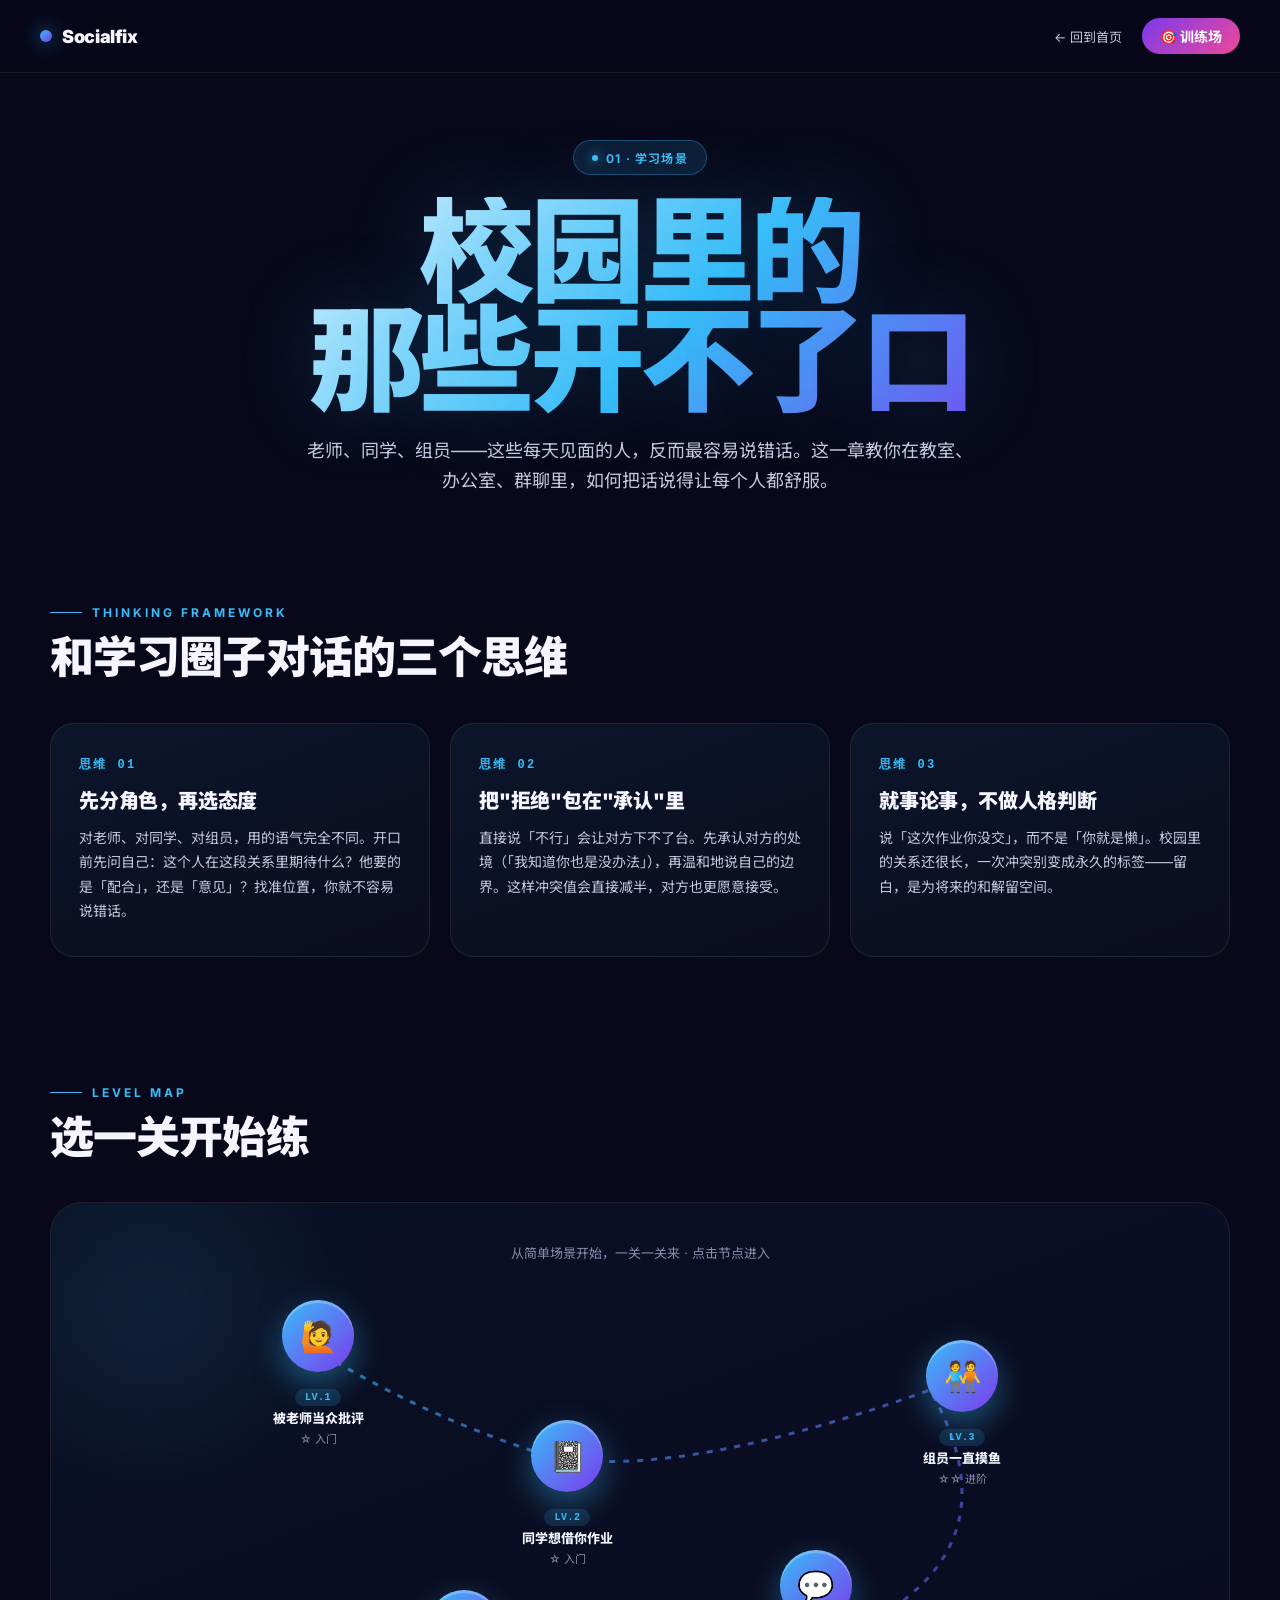
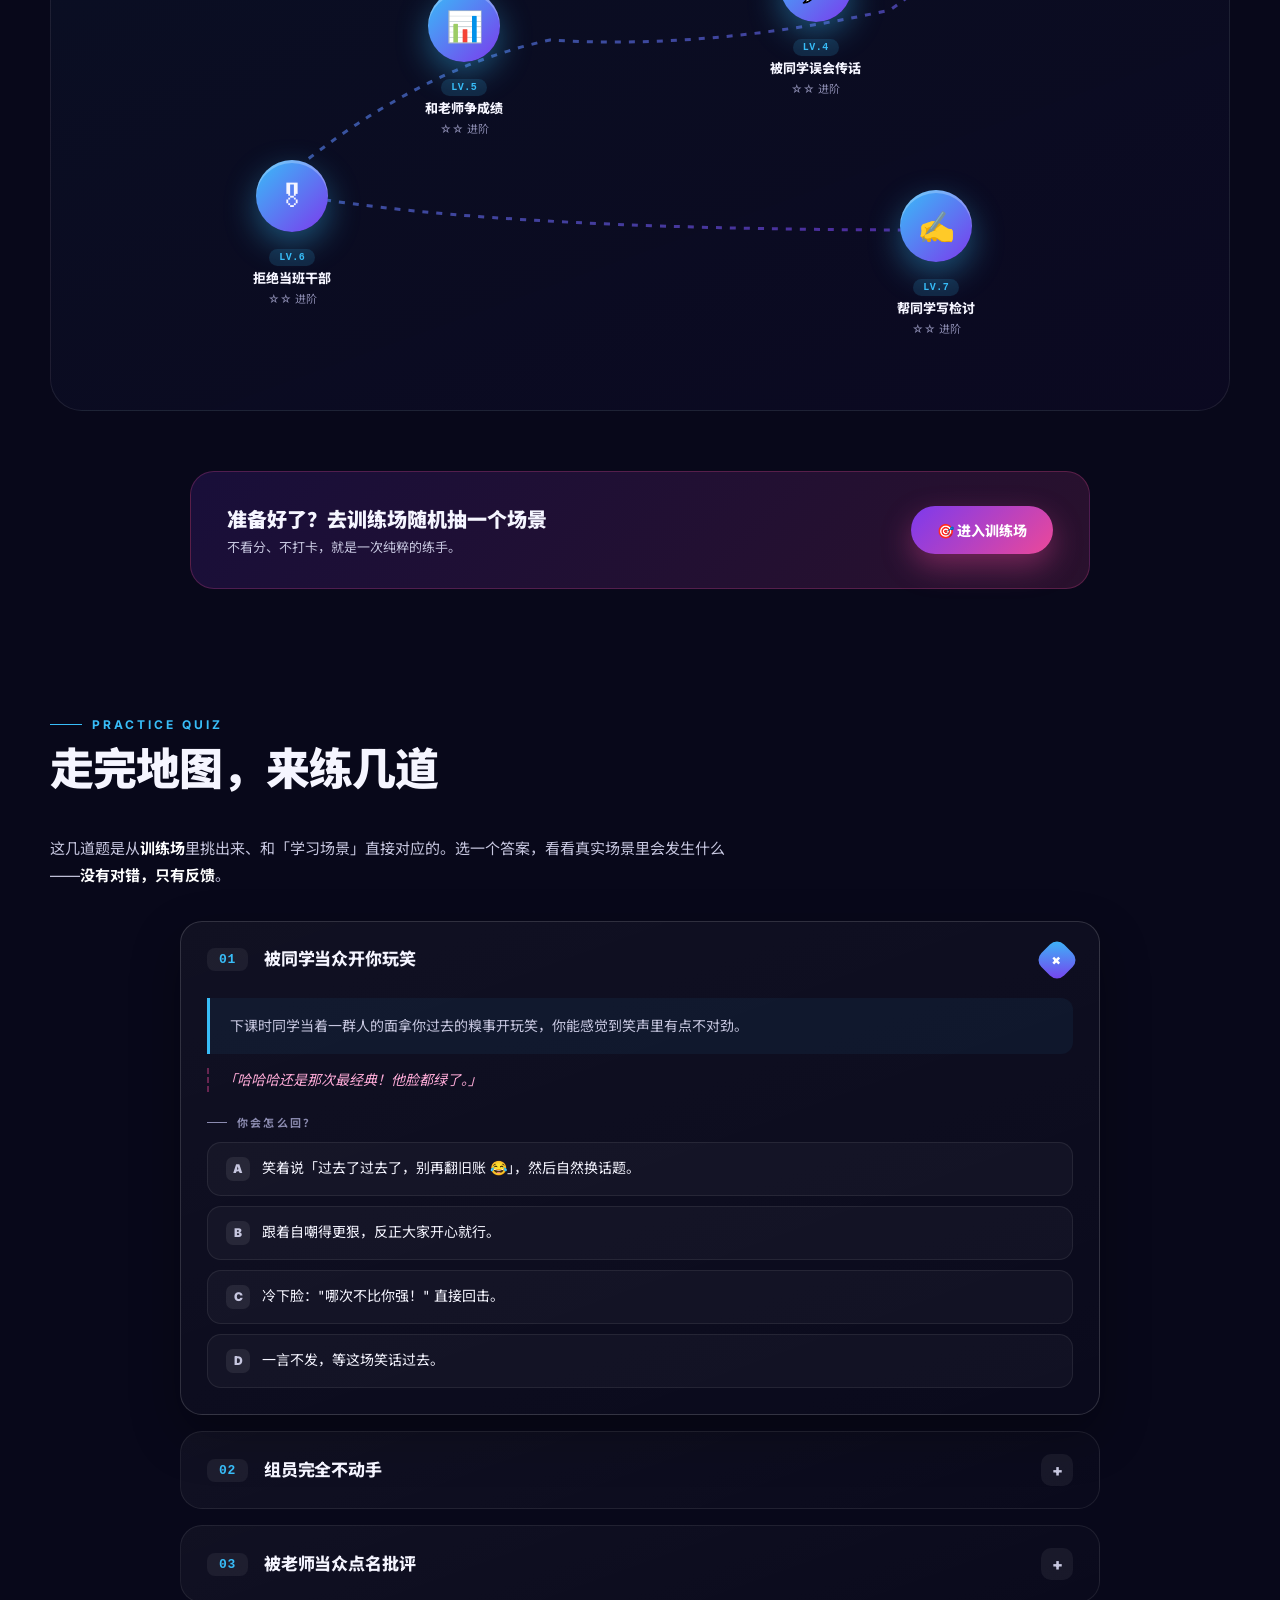
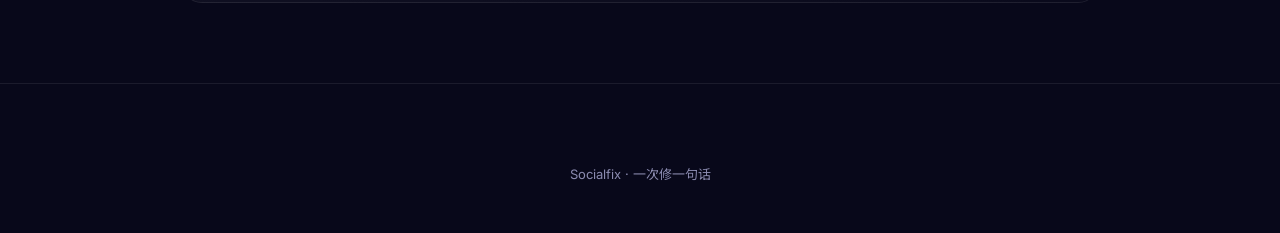
<file: category-study.html>
<!DOCTYPE html>
<html lang="zh-CN">
<head>
<meta charset="UTF-8">
<meta name="viewport" content="width=device-width, initial-scale=1.0">
<title>学习场景 · Socialfix</title>
<link href="https://fonts.googleapis.com/css2?family=Inter:wght@300;400;500;600;700;800;900&family=Noto+Sans+SC:wght@300;400;500;700;900&display=swap" rel="stylesheet">
<link rel="stylesheet" href="practice.css">
<style>
:root{
  --bg-0:#08081a;
  --primary:#38bdf8; --primary-2:#7c3aed;
  --text:#f5f5ff; --text-2:#c7c7e0; --text-3:#8b8bb0;
  --border:rgba(255,255,255,.08);
}
*{margin:0;padding:0;box-sizing:border-box}
html,body{background:var(--bg-0);color:var(--text);font-family:'Inter','Noto Sans SC',sans-serif;-webkit-font-smoothing:antialiased;overflow-x:hidden}

.bg{position:fixed;inset:0;z-index:-2;background:
  radial-gradient(1000px 700px at 20% 10%, rgba(56,189,248,.28), transparent 60%),
  radial-gradient(1000px 700px at 80% 90%, rgba(124,58,237,.22), transparent 60%),
  linear-gradient(180deg,#08081a,#03030c);}
.orbs{position:fixed;inset:0;z-index:-1;pointer-events:none;overflow:hidden}
.orb{position:absolute;border-radius:50%;filter:blur(80px);opacity:.5;animation:float 20s ease-in-out infinite}
.orb.o1{width:520px;height:520px;background:radial-gradient(circle,#38bdf8,transparent 65%);top:-140px;left:-120px}
.orb.o2{width:460px;height:460px;background:radial-gradient(circle,#7c3aed,transparent 65%);top:34%;right:-160px;animation-delay:-6s}
.orb.o3{width:380px;height:380px;background:radial-gradient(circle,#06d6a0,transparent 65%);bottom:-120px;left:24%;animation-delay:-12s;opacity:.35}
@keyframes float{0%,100%{transform:translate(0,0) scale(1)}50%{transform:translate(40px,-30px) scale(1.08)}}

nav{position:fixed;top:0;left:0;right:0;z-index:100;padding:18px 40px;display:flex;justify-content:space-between;align-items:center;backdrop-filter:blur(24px);background:rgba(8,8,26,.55);border-bottom:1px solid var(--border)}
.logo{display:flex;align-items:center;gap:10px;font-weight:900;font-size:18px;letter-spacing:-.02em;text-decoration:none;color:inherit}
.logo-dot{width:12px;height:12px;background:linear-gradient(135deg,var(--primary),var(--primary-2));border-radius:50%;box-shadow:0 0 20px rgba(56,189,248,.7)}
.nav-links{display:flex;gap:20px;align-items:center;font-size:14px}
.nav-links a{color:var(--text-2);text-decoration:none;transition:.2s}
.nav-links a:hover{color:#fff}
.back-link{display:inline-flex;align-items:center;gap:6px;font-size:13px;color:var(--text-3);text-decoration:none}
.nav-cta{background:linear-gradient(135deg,#7c3aed,#ec4899);color:#fff!important;padding:8px 18px;border-radius:999px;font-weight:700}

.header{padding:140px 40px 40px;text-align:center;max-width:960px;margin:0 auto;position:relative}
.chip{display:inline-flex;align-items:center;gap:8px;padding:8px 18px;border-radius:999px;background:rgba(56,189,248,.12);border:1px solid rgba(56,189,248,.3);color:var(--primary);font-size:12px;font-weight:700;letter-spacing:.1em;text-transform:uppercase;margin-bottom:22px;backdrop-filter:blur(10px)}
.chip::before{content:"";width:6px;height:6px;background:var(--primary);border-radius:50%;box-shadow:0 0 12px var(--primary)}
.header h1{font-size:clamp(56px,9vw,120px);font-weight:900;letter-spacing:-.04em;line-height:.95;background:linear-gradient(135deg,#fff 0%,var(--primary) 55%,var(--primary-2));-webkit-background-clip:text;-webkit-text-fill-color:transparent;background-clip:text;margin-bottom:20px;text-shadow:0 0 80px rgba(56,189,248,.2)}
.header p{font-size:18px;color:var(--text-2);line-height:1.7;max-width:680px;margin:0 auto}

section{padding:60px 40px}
.container{max-width:1180px;margin:0 auto}
.eyebrow{display:inline-flex;align-items:center;gap:10px;color:var(--primary);font-size:12px;font-weight:700;letter-spacing:.25em;text-transform:uppercase;margin-bottom:12px}
.eyebrow::before{content:"";width:32px;height:1px;background:var(--primary)}
.sec-title{font-size:clamp(30px,4vw,44px);font-weight:900;letter-spacing:-.02em;margin-bottom:40px;line-height:1.15}

.tech-grid{display:grid;grid-template-columns:repeat(3,1fr);gap:20px}
.tech{padding:32px 28px;background:linear-gradient(160deg,rgba(56,189,248,.08),rgba(255,255,255,.02));border:1px solid var(--border);border-radius:24px;transition:.35s;position:relative;overflow:hidden}
.tech::before{content:"";position:absolute;top:-40%;right:-40%;width:80%;height:80%;background:radial-gradient(circle,var(--primary),transparent 65%);opacity:0;filter:blur(30px);transition:.35s}
.tech:hover{border-color:rgba(56,189,248,.4);transform:translateY(-6px)}
.tech:hover::before{opacity:.2}
.tech > *{position:relative;z-index:1}
.tech-num{font-family:monospace;font-size:12px;font-weight:700;color:var(--primary);letter-spacing:.2em;margin-bottom:12px}
.tech h4{font-size:20px;font-weight:900;margin-bottom:12px;letter-spacing:-.01em}
.tech p{font-size:14px;color:var(--text-2);line-height:1.75}

.map-wrap{margin-top:40px;position:relative;padding:40px 24px;background:linear-gradient(160deg,rgba(56,189,248,.05),rgba(124,58,237,.03));border:1px solid var(--border);border-radius:32px;overflow:hidden}
.map-wrap::before{content:"";position:absolute;top:-100px;left:-100px;width:400px;height:400px;background:radial-gradient(circle,var(--primary),transparent 65%);opacity:.15;filter:blur(60px)}
.map-hint{text-align:center;color:var(--text-3);font-size:13px;margin-bottom:28px}
.map{position:relative;min-height:680px;max-width:860px;margin:0 auto}
.path-svg{position:absolute;inset:0;width:100%;height:100%;pointer-events:none;z-index:0}
.node{position:absolute;width:130px;text-align:center;text-decoration:none;color:inherit;z-index:2}
.node-circle{width:72px;height:72px;margin:0 auto 12px;border-radius:50%;background:linear-gradient(135deg,var(--primary),var(--primary-2));display:grid;place-items:center;font-size:30px;box-shadow:0 12px 32px rgba(56,189,248,.4),inset 0 3px 0 rgba(255,255,255,.25);transition:.35s;position:relative}
.node-circle::after{content:"";position:absolute;inset:-8px;border-radius:50%;border:2px dashed rgba(255,255,255,.15);opacity:0;transition:.35s}
.node:hover .node-circle{transform:scale(1.12) rotate(-6deg)}
.node:hover .node-circle::after{opacity:1;transform:rotate(60deg)}
.node-num{display:inline-block;font-family:monospace;font-size:10px;font-weight:700;color:var(--primary);background:rgba(56,189,248,.15);padding:3px 10px;border-radius:999px;margin-bottom:4px;letter-spacing:.05em}
.node-title{font-size:13px;font-weight:800;line-height:1.35;margin-bottom:2px}
.node-diff{font-size:11px;color:var(--text-3)}
.node.locked .node-circle{background:rgba(255,255,255,.05);border:1px dashed var(--border);color:var(--text-3);box-shadow:none}
.node.locked{pointer-events:none;opacity:.45}
.n1{top:10px;left:5%}.n2{top:130px;left:34%}.n3{top:50px;right:5%}.n4{top:260px;right:22%}.n5{top:300px;left:22%}.n6{top:470px;left:2%}.n7{top:500px;right:8%}

.train-strip{margin:60px auto 0;max-width:900px;padding:32px 36px;border-radius:24px;background:linear-gradient(135deg,rgba(124,58,237,.15),rgba(236,72,153,.15));border:1px solid rgba(236,72,153,.25);display:flex;align-items:center;justify-content:space-between;gap:20px;flex-wrap:wrap}
.train-strip-txt h4{font-size:20px;font-weight:900;margin-bottom:4px}
.train-strip-txt p{font-size:13px;color:var(--text-2)}
.train-strip a{padding:14px 26px;background:linear-gradient(135deg,#7c3aed,#ec4899);border-radius:999px;color:#fff;text-decoration:none;font-weight:800;font-size:14px;white-space:nowrap;box-shadow:0 12px 30px rgba(236,72,153,.4);transition:.25s}
.train-strip a:hover{transform:translateY(-2px)}

footer{padding:80px 40px 50px;text-align:center;border-top:1px solid var(--border);margin-top:60px}
.foot-text{color:var(--text-3);font-size:13px}

@media (max-width:900px){
  .tech-grid{grid-template-columns:1fr;gap:14px}
  nav{padding:14px 20px}.header{padding:110px 20px 30px}section{padding:40px 20px}
  .nav-links a:not(.back-link):not(.nav-cta){display:none}
  .map{min-height:auto}.path-svg{display:none}
  .node{position:relative;top:auto!important;left:auto!important;right:auto!important;width:100%;margin:0 0 16px;display:flex;align-items:center;gap:14px;text-align:left;background:rgba(255,255,255,.03);border:1px solid var(--border);padding:14px;border-radius:16px}
  .node-circle{margin:0;width:56px;height:56px;font-size:24px;flex-shrink:0}
  .node > div:not(.node-circle){flex:1}
}
</style>
</head>
<body>
<div class="bg"></div>
<div class="orbs">
  <div class="orb o1"></div><div class="orb o2"></div><div class="orb o3"></div>
</div>

<nav>
  <a class="logo" href="index.html"><span class="logo-dot"></span>Socialfix</a>
  <div class="nav-links">
    <a class="back-link" href="index.html">← 回到首页</a>
    <a href="simulator.html" class="nav-cta">🎯 训练场</a>
  </div>
</nav>

<div class="header">
  <div class="chip">01 · 学习场景</div>
  <h1>校园里的<br>那些开不了口</h1>
  <p>老师、同学、组员——这些每天见面的人，反而最容易说错话。这一章教你在教室、办公室、群聊里，如何把话说得让每个人都舒服。</p>
</div>

<section>
  <div class="container">
    <span class="eyebrow">Thinking Framework</span>
    <h2 class="sec-title">和学习圈子对话的三个思维</h2>
    <div class="tech-grid">
      <div class="tech">
        <div class="tech-num">思维 01</div>
        <h4>先分角色，再选态度</h4>
        <p>对老师、对同学、对组员，用的语气完全不同。开口前先问自己：这个人在这段关系里期待什么？他要的是「配合」，还是「意见」？找准位置，你就不容易说错话。</p>
      </div>
      <div class="tech">
        <div class="tech-num">思维 02</div>
        <h4>把"拒绝"包在"承认"里</h4>
        <p>直接说「不行」会让对方下不了台。先承认对方的处境（「我知道你也是没办法」），再温和地说自己的边界。这样冲突值会直接减半，对方也更愿意接受。</p>
      </div>
      <div class="tech">
        <div class="tech-num">思维 03</div>
        <h4>就事论事，不做人格判断</h4>
        <p>说「这次作业你没交」，而不是「你就是懒」。校园里的关系还很长，一次冲突别变成永久的标签——留白，是为将来的和解留空间。</p>
      </div>
    </div>
  </div>
</section>

<section>
  <div class="container">
    <span class="eyebrow">Level Map</span>
    <h2 class="sec-title">选一关开始练</h2>

    <div class="map-wrap">
      <div class="map-hint">从简单场景开始，一关一关来 · 点击节点进入</div>
      <div class="map">
        <svg class="path-svg" viewBox="0 0 860 680" preserveAspectRatio="none">
          <defs>
            <linearGradient id="pathGrad" x1="0" y1="0" x2="1" y2="1">
              <stop offset="0%" stop-color="#38bdf8" stop-opacity=".6"/>
              <stop offset="100%" stop-color="#7c3aed" stop-opacity=".6"/>
            </linearGradient>
          </defs>
          <path d="M 90 50 Q 200 120 320 160 T 720 100 Q 800 240 680 320 Q 500 360 340 350 Q 200 380 60 500 Q 250 540 720 540"
                stroke="url(#pathGrad)" stroke-width="3" stroke-dasharray="6 8" fill="none"/>
        </svg>

        <a class="node n1" href="level.html?cat=study&id=1">
          <div class="node-circle">🙋</div><span class="node-num">LV.1</span>
          <div class="node-title">被老师当众批评</div><div class="node-diff">☆ 入门</div>
        </a>
        <a class="node n2" href="level.html?cat=study&id=2">
          <div class="node-circle">📓</div><span class="node-num">LV.2</span>
          <div class="node-title">同学想借你作业</div><div class="node-diff">☆ 入门</div>
        </a>
        <a class="node n3" href="level.html?cat=study&id=3">
          <div class="node-circle">🧑‍🤝‍🧑</div><span class="node-num">LV.3</span>
          <div class="node-title">组员一直摸鱼</div><div class="node-diff">☆☆ 进阶</div>
        </a>
        <a class="node n4" href="level.html?cat=study&id=4">
          <div class="node-circle">💬</div><span class="node-num">LV.4</span>
          <div class="node-title">被同学误会传话</div><div class="node-diff">☆☆ 进阶</div>
        </a>
        <a class="node n5" href="level.html?cat=study&id=5">
          <div class="node-circle">📊</div><span class="node-num">LV.5</span>
          <div class="node-title">和老师争成绩</div><div class="node-diff">☆☆ 进阶</div>
        </a>
        <a class="node n6" href="level.html?cat=study&id=6">
          <div class="node-circle">🎖</div><span class="node-num">LV.6</span>
          <div class="node-title">拒绝当班干部</div><div class="node-diff">☆☆ 进阶</div>
        </a>
        <a class="node n7" href="level.html?cat=study&id=7">
          <div class="node-circle">✍️</div><span class="node-num">LV.7</span>
          <div class="node-title">帮同学写检讨</div><div class="node-diff">☆☆ 进阶</div>
        </a>
      </div>
    </div>

    <div class="train-strip">
      <div class="train-strip-txt">
        <h4>准备好了？去训练场随机抽一个场景</h4>
        <p>不看分、不打卡，就是一次纯粹的练手。</p>
      </div>
      <a href="simulator.html">🎯 进入训练场</a>
    </div>
  </div>
</section>

<section class="practice">
  <div class="container">
    <span class="eyebrow">Practice Quiz</span>
    <h2 class="sec-title">走完地图，来练几道</h2>
    <p class="practice-intro">这几道题是从<b>训练场</b>里挑出来、和「学习场景」直接对应的。选一个答案，看看真实场景里会发生什么——<b>没有对错，只有反馈</b>。</p>
    <div class="quiz-list" id="quizList" data-cat="study"></div>
  </div>
</section>

<footer><div class="foot-text">Socialfix · 一次修一句话</div></footer>
<script src="scenes.js"></script>
<script src="practice.js"></script>
</body>
</html>
</file>
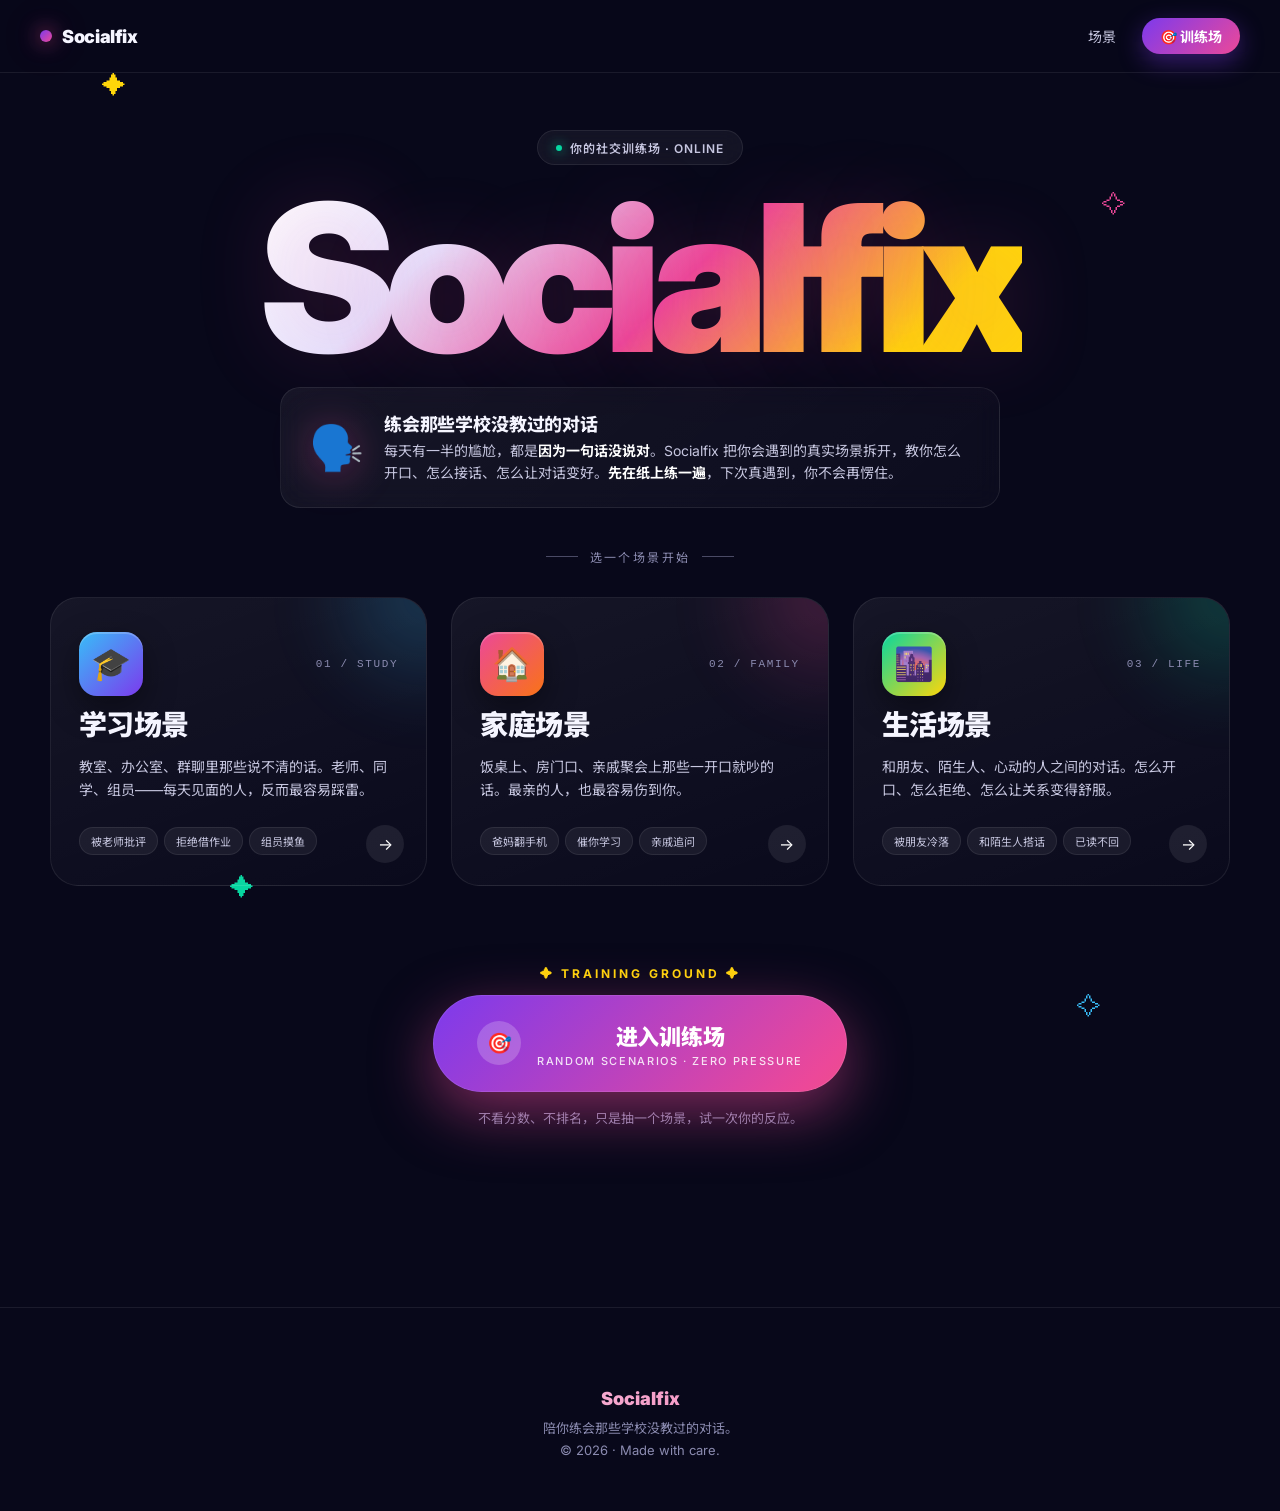
<file: journey.html>
<!DOCTYPE html>
<html lang="zh-CN">
<head>
<meta charset="UTF-8">
<meta http-equiv="refresh" content="0; url=index.html">
<title>Socialfix</title>
<style>
body{background:#0a0a1f;color:#c7c7e0;font-family:'Inter','Noto Sans SC',sans-serif;
  display:flex;justify-content:center;align-items:center;height:100vh;margin:0;text-align:center}
a{color:#ec4899;text-decoration:none;font-weight:700}
</style>
</head>
<body>
<div>
  <p style="margin-bottom:12px">页面已升级 · 正在跳转到新的分类地图…</p>
  <p><a href="index.html">如果没有自动跳转，请点这里 →</a></p>
</div>
<script>location.replace("index.html");</script>
</body>
</html>
</file>
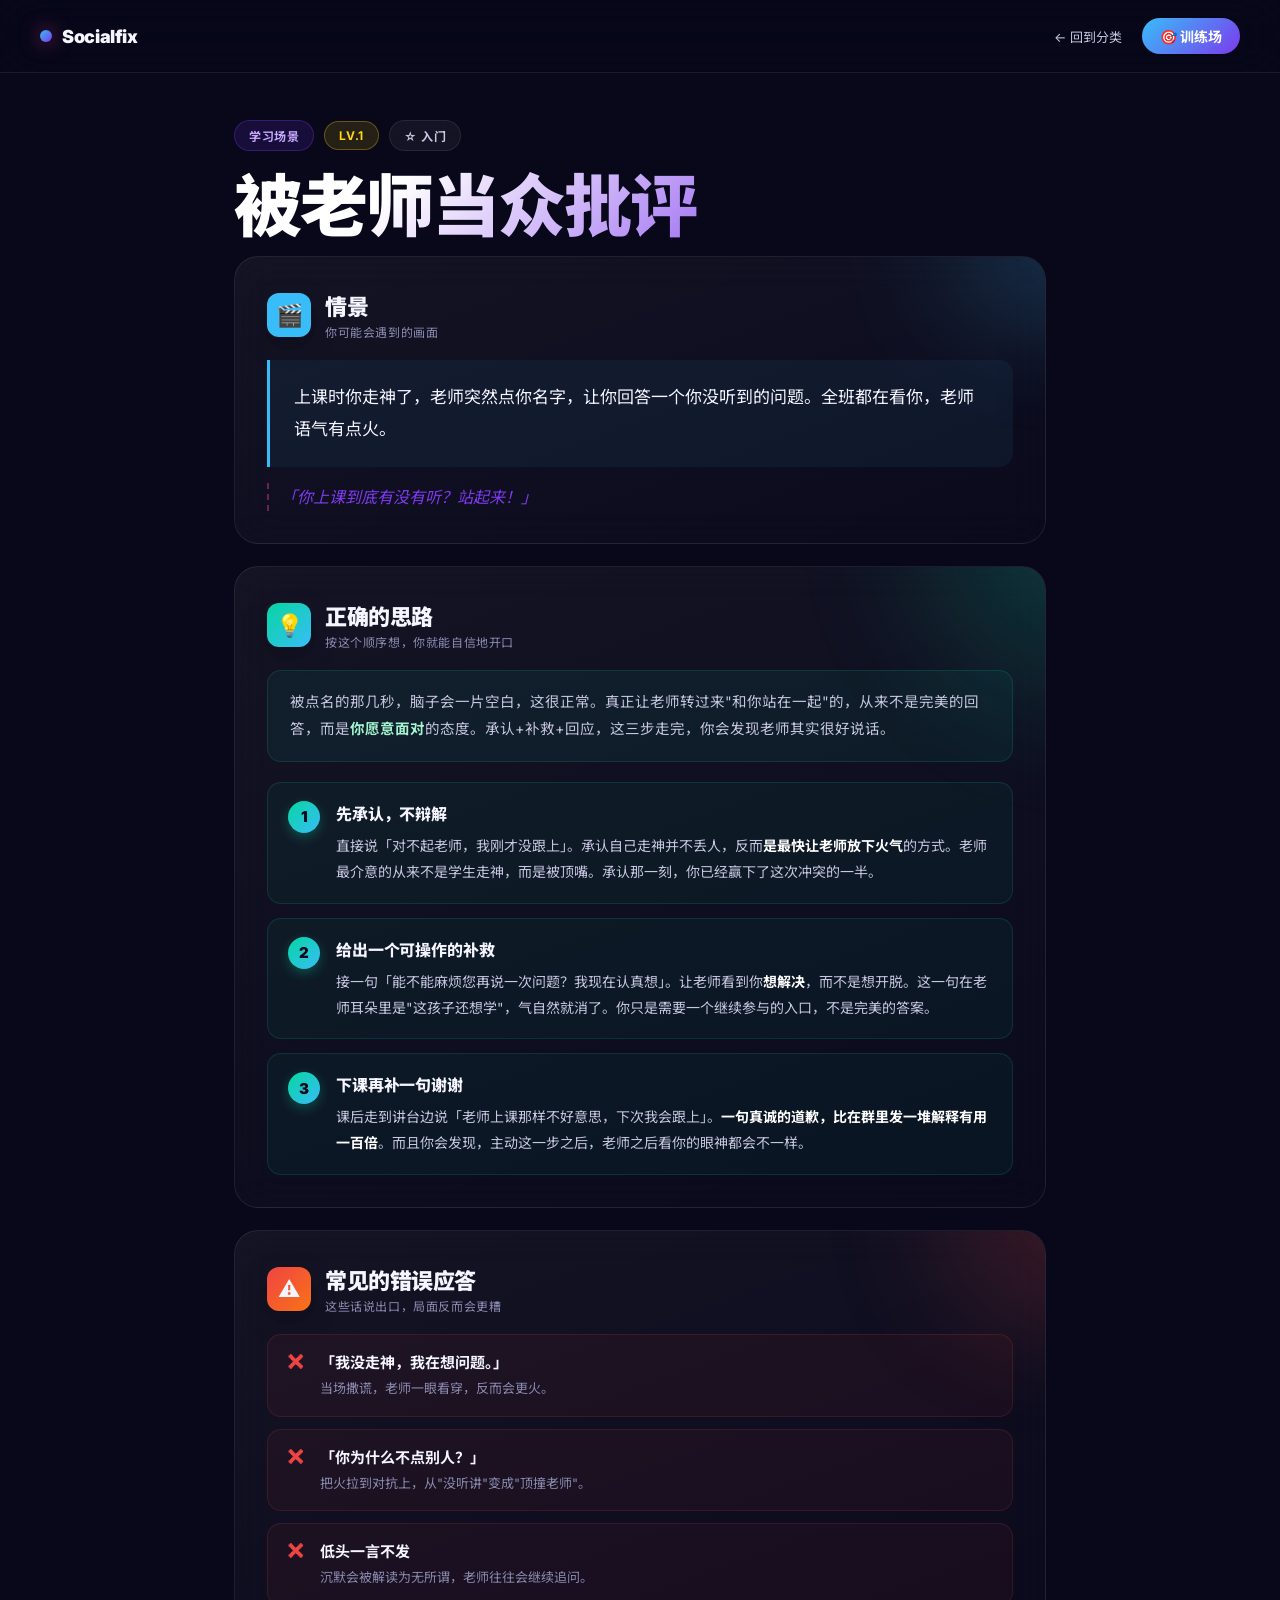
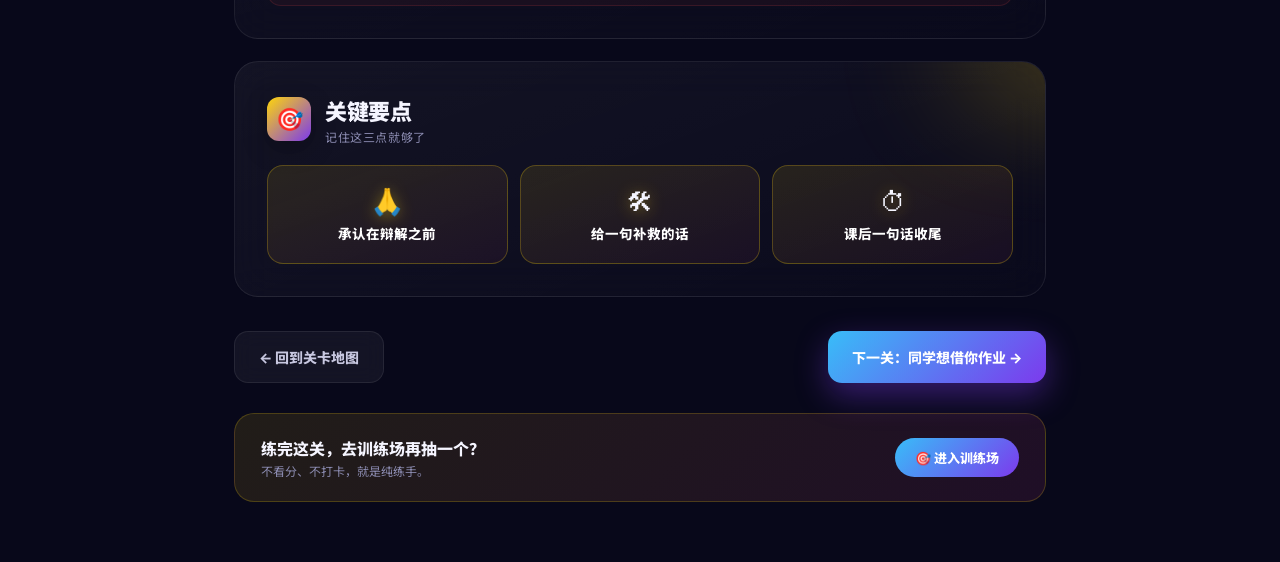
<file: level.html>
<!DOCTYPE html>
<html lang="zh-CN">
<head>
<meta charset="UTF-8">
<meta name="viewport" content="width=device-width, initial-scale=1.0">
<title>关卡 · Socialfix</title>
<link href="https://fonts.googleapis.com/css2?family=Inter:wght@300;400;500;600;700;800;900&family=Noto+Sans+SC:wght@300;400;500;700;900&display=swap" rel="stylesheet">
<style>
:root{
  --bg-0:#08081a;
  --primary:#7c3aed; --primary-2:#ec4899;
  --good:#06d6a0; --bad:#ef4444; --key:#ffd60a; --info:#38bdf8;
  --text:#f5f5ff; --text-2:#c7c7e0; --text-3:#8b8bb0;
  --border:rgba(255,255,255,.08);
}
*{margin:0;padding:0;box-sizing:border-box}
html,body{background:var(--bg-0);color:var(--text);font-family:'Inter','Noto Sans SC',sans-serif;-webkit-font-smoothing:antialiased;overflow-x:hidden}

.bg{position:fixed;inset:0;z-index:-2;background:
  radial-gradient(900px 600px at 15% 15%, var(--tint1,rgba(124,58,237,.25)), transparent 60%),
  radial-gradient(900px 600px at 85% 85%, var(--tint2,rgba(236,72,153,.20)), transparent 60%),
  linear-gradient(180deg,#08081a,#03030c);}
.orbs{position:fixed;inset:0;z-index:-1;pointer-events:none;overflow:hidden}
.orb{position:absolute;border-radius:50%;filter:blur(80px);opacity:.4;animation:float 22s ease-in-out infinite}
.orb.o1{width:520px;height:520px;background:radial-gradient(circle,var(--primary),transparent 65%);top:-140px;left:-120px}
.orb.o2{width:460px;height:460px;background:radial-gradient(circle,var(--primary-2),transparent 65%);top:34%;right:-160px;animation-delay:-8s}
@keyframes float{0%,100%{transform:translate(0,0) scale(1)}50%{transform:translate(40px,-30px) scale(1.08)}}

nav{position:fixed;top:0;left:0;right:0;z-index:100;padding:18px 40px;display:flex;justify-content:space-between;align-items:center;backdrop-filter:blur(24px);background:rgba(8,8,26,.6);border-bottom:1px solid var(--border)}
.logo{display:flex;align-items:center;gap:10px;font-weight:900;font-size:18px;letter-spacing:-.02em;text-decoration:none;color:inherit}
.logo-dot{width:12px;height:12px;background:linear-gradient(135deg,var(--primary),var(--primary-2));border-radius:50%;box-shadow:0 0 20px rgba(236,72,153,.7)}
.nav-links{display:flex;gap:20px;align-items:center;font-size:14px}
.nav-links a{color:var(--text-2);text-decoration:none;transition:.2s}
.back-link{display:inline-flex;align-items:center;gap:6px;font-size:13px;color:var(--text-3);text-decoration:none}
.back-link:hover{color:#fff}
.nav-cta{background:linear-gradient(135deg,var(--primary),var(--primary-2));color:#fff!important;padding:8px 18px;border-radius:999px;font-weight:700}

.wrap{max-width:860px;margin:0 auto;padding:120px 24px 60px;position:relative}

.meta{display:flex;align-items:center;gap:10px;margin-bottom:20px;flex-wrap:wrap}
.badge{display:inline-flex;align-items:center;gap:6px;padding:6px 14px;border-radius:999px;font-size:12px;font-weight:700;letter-spacing:.05em;backdrop-filter:blur(10px)}
.badge-cat{background:rgba(124,58,237,.15);color:#c7a8ff;border:1px solid rgba(124,58,237,.3)}
.badge-lv{background:rgba(255,214,10,.12);color:var(--key);border:1px solid rgba(255,214,10,.3)}
.badge-diff{background:rgba(255,255,255,.05);color:var(--text-2);border:1px solid var(--border)}

h1{font-size:clamp(38px,6vw,68px);font-weight:900;letter-spacing:-.03em;line-height:1.05;margin-bottom:14px;background:linear-gradient(135deg,#fff 20%,var(--primary-2) 80%);-webkit-background-clip:text;-webkit-text-fill-color:transparent;background-clip:text}

.card{background:linear-gradient(160deg,rgba(255,255,255,.05),rgba(255,255,255,.01));border:1px solid var(--border);border-radius:24px;padding:32px;margin-bottom:22px;position:relative;overflow:hidden;backdrop-filter:blur(20px)}
.card::before{content:"";position:absolute;top:-40%;right:-40%;width:70%;height:70%;filter:blur(50px);opacity:.25;pointer-events:none}
.card > *{position:relative;z-index:1}
.card-head{display:flex;align-items:center;gap:14px;margin-bottom:20px}
.card-icon{width:44px;height:44px;border-radius:12px;display:grid;place-items:center;font-size:22px;flex-shrink:0;box-shadow:0 8px 24px rgba(0,0,0,.3)}
.card h3{font-size:22px;font-weight:900;letter-spacing:-.02em}
.card-desc{font-size:12px;color:var(--text-3);margin-top:2px;letter-spacing:.05em}

.scenario .card-icon{background:linear-gradient(135deg,var(--info),var(--primary))}
.scenario::before{background:radial-gradient(circle,var(--info),transparent 65%)}
.scenario-text{font-size:17px;line-height:1.85;color:var(--text);padding:22px 24px;background:rgba(56,189,248,.06);border-left:3px solid var(--info);border-radius:0 14px 14px 0}
.scenario-quote{margin-top:16px;font-size:16px;line-height:1.75;color:var(--primary-2);font-style:italic;padding-left:12px;border-left:2px dashed rgba(236,72,153,.4)}

.solution .card-icon{background:linear-gradient(135deg,var(--good),var(--info))}
.solution::before{background:radial-gradient(circle,var(--good),transparent 65%)}
.solution-intro{padding:18px 22px;background:rgba(6,214,160,.06);border:1px solid rgba(6,214,160,.15);border-radius:14px;margin-bottom:20px;font-size:14.5px;line-height:1.85;color:var(--text-2)}
.solution-intro b{color:#a3f5cf;font-weight:700}
.steps{display:flex;flex-direction:column;gap:14px}
.step{display:flex;gap:16px;padding:18px 20px;background:rgba(6,214,160,.05);border:1px solid rgba(6,214,160,.15);border-radius:14px;transition:.2s}
.step:hover{border-color:rgba(6,214,160,.35);transform:translateX(4px)}
.step-num{width:32px;height:32px;border-radius:50%;background:linear-gradient(135deg,var(--good),var(--info));color:#0a0a1f;font-weight:900;font-size:15px;display:grid;place-items:center;flex-shrink:0;box-shadow:0 4px 12px rgba(6,214,160,.3)}
.step-body h5{font-size:16px;font-weight:800;margin-bottom:8px;letter-spacing:-.01em}
.step-body p{font-size:14px;color:var(--text-2);line-height:1.85}
.step-body p b{color:#fff;font-weight:700}

.wrong .card-icon{background:linear-gradient(135deg,var(--bad),#f97316)}
.wrong::before{background:radial-gradient(circle,var(--bad),transparent 65%)}
.wrongs{display:flex;flex-direction:column;gap:12px}
.wrong-item{display:flex;gap:14px;padding:16px 18px;background:rgba(239,68,68,.05);border:1px solid rgba(239,68,68,.15);border-radius:14px;align-items:flex-start}
.wrong-x{color:var(--bad);font-weight:900;font-size:20px;line-height:1;flex-shrink:0;margin-top:2px}
.wrong-item-body{flex:1}
.wrong-quote{font-size:15px;color:var(--text);margin-bottom:6px;font-weight:700}
.wrong-why{font-size:13px;color:var(--text-3);line-height:1.65}

.keys .card-icon{background:linear-gradient(135deg,var(--key),var(--primary-2));color:#0a0a1f}
.keys::before{background:radial-gradient(circle,var(--key),transparent 65%)}
.key-list{display:grid;grid-template-columns:repeat(3,1fr);gap:12px}
.key{padding:20px 14px;background:linear-gradient(160deg,rgba(255,214,10,.10),rgba(236,72,153,.06));border:1px solid rgba(255,214,10,.25);border-radius:16px;text-align:center;transition:.25s}
.key:hover{transform:translateY(-3px);border-color:rgba(255,214,10,.5)}
.key-emo{font-size:26px;margin-bottom:8px;filter:drop-shadow(0 2px 8px rgba(255,214,10,.4))}
.key-txt{font-size:13.5px;font-weight:800;color:#fff;line-height:1.4}

.actions{display:flex;gap:12px;justify-content:space-between;margin-top:34px;flex-wrap:wrap}
.btn{padding:15px 24px;border-radius:14px;font-size:14px;font-weight:800;text-decoration:none;transition:.25s;display:inline-flex;align-items:center;gap:8px;cursor:pointer;border:none;font-family:inherit}
.btn-primary{background:linear-gradient(135deg,var(--primary),var(--primary-2));color:#fff;box-shadow:0 12px 32px rgba(124,58,237,.4)}
.btn-primary:hover{transform:translateY(-3px);box-shadow:0 18px 40px rgba(124,58,237,.55)}
.btn-ghost{background:rgba(255,255,255,.05);color:var(--text-2);border:1px solid var(--border);backdrop-filter:blur(10px)}
.btn-ghost:hover{background:rgba(255,255,255,.1);color:#fff}

.train-strip{margin-top:30px;padding:22px 26px;border-radius:20px;background:linear-gradient(135deg,rgba(255,214,10,.10),rgba(236,72,153,.10));border:1px solid rgba(255,214,10,.2);display:flex;align-items:center;justify-content:space-between;gap:16px;flex-wrap:wrap}
.train-strip-txt h4{font-size:16px;font-weight:800;margin-bottom:2px}
.train-strip-txt p{font-size:12px;color:var(--text-3)}
.train-strip a{padding:10px 20px;background:linear-gradient(135deg,var(--primary),var(--primary-2));border-radius:999px;color:#fff;text-decoration:none;font-weight:800;font-size:13px;white-space:nowrap}

@media (max-width:700px){
  .wrap{padding:100px 16px 40px}
  .card{padding:22px}
  .key-list{grid-template-columns:1fr}
  nav{padding:14px 16px}
  .nav-links a:not(.back-link):not(.nav-cta){display:none}
  h1{font-size:32px}
}
</style>
</head>
<body>
<div class="bg" id="bg"></div>
<div class="orbs">
  <div class="orb o1"></div>
  <div class="orb o2"></div>
</div>

<nav>
  <a class="logo" href="index.html"><span class="logo-dot"></span>Socialfix</a>
  <div class="nav-links">
    <a class="back-link" id="backLink" href="index.html">← 回到分类</a>
    <a href="simulator.html" class="nav-cta">🎯 训练场</a>
  </div>
</nav>

<div class="wrap">
  <div class="meta">
    <span class="badge badge-cat" id="badgeCat">场景</span>
    <span class="badge badge-lv" id="badgeLv">LV.1</span>
    <span class="badge badge-diff" id="badgeDiff">☆ 入门</span>
  </div>
  <h1 id="title">加载中…</h1>

  <div class="card scenario">
    <div class="card-head">
      <div class="card-icon">🎬</div>
      <div>
        <h3>情景</h3>
        <div class="card-desc">你可能会遇到的画面</div>
      </div>
    </div>
    <div class="scenario-text" id="scenario"></div>
    <div class="scenario-quote" id="scenarioQuote"></div>
  </div>

  <div class="card solution">
    <div class="card-head">
      <div class="card-icon">💡</div>
      <div>
        <h3>正确的思路</h3>
        <div class="card-desc">按这个顺序想，你就能自信地开口</div>
      </div>
    </div>
    <div class="solution-intro" id="solutionIntro"></div>
    <div class="steps" id="steps"></div>
  </div>

  <div class="card wrong">
    <div class="card-head">
      <div class="card-icon">⚠️</div>
      <div>
        <h3>常见的错误应答</h3>
        <div class="card-desc">这些话说出口，局面反而会更糟</div>
      </div>
    </div>
    <div class="wrongs" id="wrongs"></div>
  </div>

  <div class="card keys">
    <div class="card-head">
      <div class="card-icon">🎯</div>
      <div>
        <h3>关键要点</h3>
        <div class="card-desc">记住这三点就够了</div>
      </div>
    </div>
    <div class="key-list" id="keys"></div>
  </div>

  <div class="actions">
    <a class="btn btn-ghost" id="backBtn" href="index.html">← 回到关卡地图</a>
    <a class="btn btn-primary" id="nextBtn" href="#">下一关 →</a>
  </div>

  <div class="train-strip">
    <div class="train-strip-txt">
      <h4>练完这关，去训练场再抽一个？</h4>
      <p>不看分、不打卡，就是纯练手。</p>
    </div>
    <a href="simulator.html">🎯 进入训练场</a>
  </div>
</div>

<script>
const CATS = {
  study:  { name:'学习场景', color1:'#38bdf8', color2:'#7c3aed', tint1:'rgba(56,189,248,.25)',  tint2:'rgba(124,58,237,.20)',  back:'category-study.html'  },
  family: { name:'家庭场景', color1:'#ec4899', color2:'#f97316', tint1:'rgba(236,72,153,.25)',  tint2:'rgba(249,115,22,.20)',  back:'category-family.html' },
  life:   { name:'生活场景', color1:'#06d6a0', color2:'#ffd60a', tint1:'rgba(6,214,160,.22)',   tint2:'rgba(255,214,10,.18)',  back:'category-life.html'   },
};

const LEVELS = {
  study: {
    1: {
      title:'被老师当众批评', diff:'☆ 入门',
      scenario:'上课时你走神了，老师突然点你名字，让你回答一个你没听到的问题。全班都在看你，老师语气有点火。',
      quote:'「你上课到底有没有听？站起来！」',
      intro:'被点名的那几秒，脑子会一片空白，这很正常。真正让老师转过来"和你站在一起"的，从来不是完美的回答，而是<b>你愿意面对</b>的态度。承认+补救+回应，这三步走完，你会发现老师其实很好说话。',
      steps:[
        {h:'先承认，不辩解',
         p:'直接说「对不起老师，我刚才没跟上」。承认自己走神并不丢人，反而<b>是最快让老师放下火气</b>的方式。老师最介意的从来不是学生走神，而是被顶嘴。承认那一刻，你已经赢下了这次冲突的一半。'},
        {h:'给出一个可操作的补救',
         p:'接一句「能不能麻烦您再说一次问题？我现在认真想」。让老师看到你<b>想解决</b>，而不是想开脱。这一句在老师耳朵里是"这孩子还想学"，气自然就消了。你只是需要一个继续参与的入口，不是完美的答案。'},
        {h:'下课再补一句谢谢',
         p:'课后走到讲台边说「老师上课那样不好意思，下次我会跟上」。<b>一句真诚的道歉，比在群里发一堆解释有用一百倍</b>。而且你会发现，主动这一步之后，老师之后看你的眼神都会不一样。'},
      ],
      wrongs:[
        {q:'「我没走神，我在想问题。」', w:'当场撒谎，老师一眼看穿，反而会更火。'},
        {q:'「你为什么不点别人？」', w:'把火拉到对抗上，从"没听讲"变成"顶撞老师"。'},
        {q:'低头一言不发', w:'沉默会被解读为无所谓，老师往往会继续追问。'},
      ],
      keys:[
        {e:'🙏',t:'承认在辩解之前'},
        {e:'🛠',t:'给一句补救的话'},
        {e:'⏱',t:'课后一句话收尾'},
      ],
    },
    2: {
      title:'同学想借你作业', diff:'☆ 入门',
      scenario:'关系一般的同学在早读前凑过来，把你的作业本抽走一半，说要抄一下。你不好意思拒绝，也不想被拉下水。',
      quote:'「借我抄一下，就这一次，快！」',
      intro:'能对同学说"不"，是一件<b>值得练习的事</b>，因为它保护的是你自己。你可以既拒绝他的请求，又不伤害你们的关系——诀窍是：<b>拒的是事，不是人</b>。同学听到的不是"你不帮我"，而是"你在替我着想"。',
      steps:[
        {h:'先给对方一个台阶',
         p:'一句「你昨晚是不是又忙别的了」——先<b>承认他的处境</b>，让他不觉得你在教训他。这一句会让接下来的拒绝显得温柔很多，因为你先站到了他那一边。'},
        {h:'用"我"说清楚边界',
         p:'接着说「这次不行，上次被老师抓过一次，我不想再冒险」。用<b>"我"的理由</b>，不评判他。他会理解——你不是不愿意帮，而是你有自己的顾虑。这不是自私，这是把自己照顾好。'},
        {h:'给一个替代方案',
         p:'最后一句「下课我可以给你讲思路」。<b>拒绝内容，但没有拒绝关系</b>。你依然愿意为他花时间，只是换了一种更负责任的方式。这样收尾，你俩关系一点没伤，你也保住了自己。'},
      ],
      wrongs:[
        {q:'「你自己不会写吗？」', w:'人格攻击。以后关系会僵。'},
        {q:'「好吧……那你快点。」', w:'你其实不想，他也感觉到了。憋屈还担风险。'},
        {q:'「我没写完呢。」', w:'编理由容易被拆穿，下次他还会来问。'},
      ],
      keys:[
        {e:'🎫',t:'给对方台阶'},
        {e:'🚧',t:'用"我"说边界'},
        {e:'🤝',t:'拒事不拒人'},
      ],
    },
    3: {
      title:'组员一直摸鱼', diff:'☆☆ 进阶',
      scenario:'小组作业 deadline 明天，只有你一个人在做。群里发消息没人回，其中一个组员在朋友圈发了打游戏截图。',
      quote:'「明天就交了，大家看下分工好吗」——已读五个，回复零。',
      intro:'一个人扛小组作业的委屈，你没必要独自承担。你其实在做一件<b>成年人才需要做的事</b>：为团队负责，同时不把自己搞崩。技巧不是发火、也不是硬撑，而是<b>把话说到具体的一个人、具体的一件事、一个具体的时间点</b>。',
      steps:[
        {h:'点名不点火，私聊那个具体的人',
         p:'不要在大群里泛泛地喊"大家动一动"——所有人都会假装没看到。私聊那个还在打游戏的：「看到你在玩，我这边差你那部分才能交，能今晚给我吗？」<b>点名到人，人就会回你</b>。这不是撕破脸，这是负责。'},
        {h:'给死线，不给情绪',
         p:'说清「今晚 11 点前我需要拿到」，比说十遍"你能不能有点责任心"有用一百倍。<b>具体的时间是最有力量的语言</b>——它把模糊的义务变成一个必须回应的动作。你不是在抱怨，你是在协调，语气可以很稳。'},
        {h:'最坏预案先想好',
         p:'和另一个愿意做事的组员商量：如果他不交，我们两个是不是先把这一块补上，事后再一起去和老师说明。<b>提前准备预案，你就不会在最后一刻手忙脚乱</b>。而且这一步会让你从"被动受害者"变成"主动掌控者"——心态完全不一样。'},
      ],
      wrongs:[
        {q:'「你们都不做，我一个人做得了吗！」', w:'情绪化群发，谁都不会主动接。'},
        {q:'忍到最后一刻自己全写完', w:'你会累到崩溃，他们下次还这样。'},
        {q:'「行行行我做我做」', w:'表面赌气，实质纵容。'},
      ],
      keys:[
        {e:'🎯',t:'私聊具体的人'},
        {e:'⏰',t:'给时间不给道理'},
        {e:'🛡',t:'最坏情况先想好'},
      ],
    },
    4: {
      title:'被同学误会传话', diff:'☆☆ 进阶',
      scenario:'你听说班上有人说你在背后议论 A，其实你没说过。A 现在不理你，还在小群里阴阳你。',
      quote:'「有些人真的两面派，当面一套背后一套。」',
      intro:'被误会那种心里发闷的感觉真的很难受——你没做错什么，却像戴了个错的标签。<b>好消息是：真正的误会，是可以说清的</b>。你只需要一次主动的、平静的、面对面的对话。躲着不解决，才会让小事变大。',
      steps:[
        {h:'私聊，不群里对线',
         p:'直接找 A：「我听到一个说法，想跟你确认一下，不想放着不管。」<b>主动一步，比躲着强百倍</b>。而且私聊留给对方面子，他更愿意回你真话。你走这一步的那一刻，其实你已经比大多数人成熟了。'},
        {h:'只谈事实，不追是谁传的',
         p:'重点是澄清事实，不是揪出中间人。你只需要说"关于这件事，我没说过 XX"，然后停下。<b>追传话的人只会树敌</b>——真正在乎你的朋友，听你说完这一句就够了。'},
        {h:'说完就往前走',
         p:'解释一次就够了，别反复辩护。<b>越反复解释，越像是心虚</b>。留下一句「我说完了，你自己判断」，然后继续过好你自己的日子。真金不怕火炼，时间会站在你这一边。'},
      ],
      wrongs:[
        {q:'「是谁乱传的？给我出来！」', w:'变成猎巫，反而坐实"你很在意"。'},
        {q:'发朋友圈阴阳回去', w:'围观群众看你俩都掉分。'},
        {q:'完全不理，装作没听到', w:'沉默会被当作默认。'},
      ],
      keys:[
        {e:'📩',t:'私聊胜过群里'},
        {e:'📌',t:'只谈事实'},
        {e:'➡️',t:'讲完就翻篇'},
      ],
    },
    5: {
      title:'和老师争成绩', diff:'☆☆ 进阶',
      scenario:'你觉得一道题被判错了，明明答案对。你想找老师改分，但又怕被老师觉得"斤斤计较"。',
      quote:'你在办公室门口徘徊了十分钟。',
      intro:'找老师改分不丢人——为自己争取应得的东西，是一种<b>负责任的勇气</b>。关键是姿态：不是去争一口气，而是去把一件事说清楚。老师大多其实很欣赏这样有分寸的学生。',
      steps:[
        {h:'用请求代替质问',
         p:'开口第一句是「老师，这道题我想请您再看一下我的思路，可能是我理解错了」。<b>把姿态放低，不是懦弱，是聪明</b>。你把老师放在"帮我判断"的位置，而不是"和我对抗"的位置——他更愿意认真看。'},
        {h:'带上证据，不带上情绪',
         p:'直接把题和答案摊开，让事实说话，不做人身评价。<b>你不是在争输赢，你是在求真</b>。老师看到你条理清晰、态度平静，往往会认真复核；反之，情绪越大，越难被听见。'},
        {h:'接受最终结果',
         p:'如果老师坚持原判，说一句「好的我明白了，下次注意」，然后转身走。<b>不缠斗，不是认输，是格局</b>。你这次是不是能加分不重要，让老师记住"这个孩子懂事"——这才是长期收益。'},
      ],
      wrongs:[
        {q:'「这明明就对啊你怎么改错了！」', w:'老师立刻防御，你就再也说不通了。'},
        {q:'回教室生闷气不说', w:'分数不会自己回来。'},
        {q:'托关系好的同学去说', w:'绕道走反而显得心虚。'},
      ],
      keys:[
        {e:'❓',t:'用请求代替质问'},
        {e:'📄',t:'证据大于情绪'},
        {e:'🚪',t:'愿赌服输'},
      ],
    },
    6: {
      title:'拒绝当班干部', diff:'☆☆ 进阶',
      scenario:'班主任把你叫到办公室，说想让你当纪律委员。你其实一点都不想干——太占时间，也不想管别人。',
      quote:'「老师觉得你性格挺合适的，就这么定了？」',
      intro:'拒绝老师的好意听起来很难，但其实<b>大多数老师更欣赏「知道自己要什么」的学生</b>。不是每一个"机会"都非要接住，重要的是你能说出为什么——温和、有条理，比"我不干"高级得多。',
      steps:[
        {h:'先感谢，再说不',
         p:'开口先说「谢谢老师看得起我」。<b>这一句给老师留了台阶</b>，接下来的"但是"就不会显得那么冷。老师推荐你其实是种肯定，你可以婉拒这个职务，同时接住这份认可。'},
        {h:'给一个具体的、非情绪的理由',
         p:'不要说"我不想"——说"我今年想把时间集中在……上，怕干不好反而耽误班里"。<b>具体理由让拒绝变成一个"负责任的选择"</b>，老师听到会觉得你在认真规划，而不是在躲事。'},
        {h:'留一扇小门',
         p:'最后一句可以说「如果有别的小事需要帮忙，我一定尽力」。<b>这一句让关系不冷下去</b>——你拒的是这一个职务，不是拒老师本人。往后你在班里依然舒服。'},
      ],
      wrongs:[
        {q:'「我不干，你找别人吧。」', w:'过于直白，老师会觉得你不懂事。'},
        {q:'嘴上答应，回头再拖', w:'比一开始就拒绝更伤信任。'},
        {q:'哭出来说压力太大', w:'情绪化处理让老师更担心，反而更想安排你。'},
      ],
      keys:[
        {e:'🙏',t:'先感谢再说不'},
        {e:'📌',t:'具体非情绪理由'},
        {e:'🚪',t:'留一扇小门'},
      ],
    },
    7: {
      title:'帮同学写检讨', diff:'☆☆ 进阶',
      scenario:'同学犯了错被老师要求写检讨，他跑来求你："你文笔好，帮我写一份呗，就这一次。"',
      quote:'「兄弟就这一次，救救我。」',
      intro:'这种"就这一次"最容易滑坡——今天写检讨，明天写作文，后天替你做作业。拒绝不等于不讲义气，<b>真正的义气是不让朋友躲开自己应该学的功课</b>。你可以帮他，但要用不代写的方式。',
      steps:[
        {h:'把"帮"重新定义',
         p:'你可以说「我不帮你写，但我可以帮你想」。<b>陪他一起列一遍这次做错的地方、可以怎么改</b>，然后让他自己下笔。他真正需要练的是「面对自己错误的能力」，代写反而剥夺了他这次成长。'},
        {h:'给你的拒绝一个正当理由',
         p:'一句话把话说清：「如果被老师看出来是我写的，我们两个都要挨批，划不来」。<b>把"不帮"翻译成"为你好"</b>——他就没法用义气来绑架你了。'},
        {h:'把话说得像朋友',
         p:'语气不要冷，用商量的口吻："这样，我陪你写十分钟，你实在卡壳的地方我给你补两句"。<b>态度温暖、边界清晰</b>——这句话最考验一个朋友的分寸。'},
      ],
      wrongs:[
        {q:'「行行行我给你写。」', w:'一次代写等于打开门，下次拒不掉。'},
        {q:'「你自己的事自己搞定。」', w:'过于生硬，把关系推远。'},
        {q:'当他面答应，回头假装忘了', w:'比拒绝更伤朋友信任。'},
      ],
      keys:[
        {e:'🤝',t:'帮想不帮写'},
        {e:'🛡',t:'给拒绝一个理由'},
        {e:'💬',t:'语气像朋友'},
      ],
    },
  },

  family: {
    1: {
      title:'爸妈偷看手机', diff:'☆ 入门',
      scenario:'你回家看到妈妈坐在你床上，手里拿着你的手机，屏幕还亮着。她抬头看你，一脸凝重。',
      quote:'「你和这个人聊什么？为什么删记录？」',
      intro:'这一刻你可能又气又委屈，这种情绪很正常。但请相信：<b>爸妈翻手机的背后，绝大多数时候不是不信任你，而是担心你</b>。看懂这一点，你就找到了让他们冷静下来的钥匙——回应他们真正的情绪，而不是字面上的攻击。',
      steps:[
        {h:'先稳，不炸',
         p:'第一步不是说话，是<b>深呼吸一下再坐下</b>。语气放稳，第一句就吵，之后所有的话都会被当作"顶嘴"。你越平静，妈妈越会意识到自己刚才的方式有点冲——这本身就是一种无声的沟通。'},
        {h:'翻译她的担心',
         p:'一句「你是不是担心我在外面被人骗？」——<b>承认她的情绪，她的火自然小一半</b>。你没有认错，只是承认了她在乎你。妈妈需要的往往不是答案，而是知道"你懂我为什么这样"。'},
        {h:'提出边界，也让一步',
         p:'温柔地说：「我以后可以告诉你我在跟谁玩，但手机是我的隐私，希望你下次敲门再进。」<b>用"交换"代替"对抗"</b>——你让出一些透明度，换回一些空间。这是成熟关系的样子：两个人都能舒服。'},
      ],
      wrongs:[
        {q:'「你凭什么翻我东西！」', w:'她只会更坚定"我就是要盯着你"。'},
        {q:'「好啊你翻你翻，我以后不带手机回家」', w:'极端表态会把小事升级成家庭战争。'},
        {q:'当场哭着摔门', w:'情绪表达失败，问题一个没解决。'},
      ],
      keys:[
        {e:'🧘',t:'先稳，再说'},
        {e:'❤️',t:'接住她的担心'},
        {e:'🚪',t:'划边界要让步'},
      ],
    },
    2: {
      title:'催你赶紧学习', diff:'☆ 入门',
      scenario:'你刚放下笔想休息五分钟，爸爸推门进来：「在玩手机呢？成绩考成这样还有时间玩？」',
      quote:'「就知道玩，你看看别人家孩子。」',
      intro:'被催学习的那一刻真的很想炸，但先别急。爸爸的这句话背后，其实是他<b>用最粗糙的方式表达在乎</b>。你不需要证明自己没在偷懒，你需要做的是——让他放心。你越平静专业，他越没话可说。',
      steps:[
        {h:'承认事实，不狡辩',
         p:'一句「是的，我刚放下笔想休息一下」。<b>把事实摆出来，比辩"我没在玩"有效十倍</b>。承认休息很正常，你不需要为"暂停一下"感到内疚。'},
        {h:'展示你的节奏',
         p:'接着说「我每 40 分钟会休息 5 分钟，这样效率更高」。<b>让他看到你有方法、有节奏</b>。当爸爸意识到你并不是漫无目的地在拖延，而是有自己的学习结构时，他就没有立场继续说了。'},
        {h:'用行动收尾',
         p:'说完就自然地坐下继续学。<b>行动是最有说服力的语言</b>——你不需要辩到赢，你只需要让他看到你的态度。三分钟后爸爸会自己关门离开，你俩都体面。'},
      ],
      wrongs:[
        {q:'「你烦不烦，一直催！」', w:'他会更觉得"你就是不学，才不让说"。'},
        {q:'「别人家孩子好你去要别人家孩子」', w:'把话题引到伤感情的地方。'},
        {q:'直接摔门进房间', w:'逃避一次，第二次他会更凶。'},
      ],
      keys:[
        {e:'✅',t:'承认事实'},
        {e:'🧠',t:'说清节奏'},
        {e:'🎬',t:'行动比嘴硬有效'},
      ],
    },
    3: {
      title:'亲戚追问成绩', diff:'☆☆ 进阶',
      scenario:'过年家里坐满亲戚。一个不太熟的姑姑笑呵呵地问：「这次考多少？在班里第几名啊？」',
      quote:'全场安静，就等你回答。',
      intro:'年年过年、年年被问，这种时刻确实累。<b>但你完全不用真的把成绩交代出去</b>——亲戚问这个大多只是想找话说，你只要让场面轻松地过去就行。学会"体面地不回答"，是一种成年人的社交技能。',
      steps:[
        {h:'一句话轻松带过',
         p:'「还行吧，还在努力，谢谢关心。」<b>短、稳、有礼貌</b>。这一句既没撒谎也没交底，还给足了对方面子。八成的亲戚听到这里就顺台阶下去了。'},
        {h:'反问回去转话题',
         p:'紧跟一句「姑姑最近你们家 XX 怎么样？」。<b>把话头递回去，你就自然下场了</b>。你没有回避，只是把注意力自然地引向另一个话题——这是成年人聊天的常态。'},
        {h:'实在追问，用爸妈挡',
         p:'如果她还接着问，笑一笑说「这个我妈比我清楚，妈你说说」。<b>顺水推给爸妈，你也化解了尴尬</b>。爸妈通常会心领神会地帮你圆过去，你也就体体面面地退出对话。'},
      ],
      wrongs:[
        {q:'支支吾吾脸红，一直不答', w:'越沉默，她越有兴趣追问。'},
        {q:'「关你什么事」', w:'当场撕破脸，你被说"不懂事"三天。'},
        {q:'老实报出分数和排名', w:'如果不好，全场变尴尬；如果好，可能招来其他孩子被比较。'},
      ],
      keys:[
        {e:'🎈',t:'一句话带过'},
        {e:'🔄',t:'反问转话题'},
        {e:'👪',t:'必要时借爸妈挡'},
      ],
    },
    4: {
      title:'要零花钱被拒', diff:'☆☆ 进阶',
      scenario:'你想买一双喜欢的鞋，跟爸妈开口，被爸爸一句话拒绝：「这鞋买它干嘛？你现在的鞋不能穿？」',
      quote:'你觉得又难堪又不甘。',
      intro:'当场被否掉一定不好受，但请把它看成一次<b>"沟通协商的练习"</b>，而不是一次拒绝。想要的东西不是不能有，只是需要换一种方式去谈——展示计划、承担一半、耐心等对的时机。这种能力，你未来一辈子都用得上。',
      steps:[
        {h:'当下先撤，别硬顶',
         p:'一句「好，我再想想」。<b>保存实力，别在情绪最差的时刻推进</b>。当下让爸爸感觉到你并没有一定要闹，反而会让他之后更容易松口。你不是放弃了，你只是在等一个更好的时机。'},
        {h:'挑对时机再谈',
         p:'等他心情好的时候（比如周末饭后），再开口：「上次那双鞋我想过了，我想用自己攒的钱补一半，你能帮我出一半吗？」<b>不同时机说的同一句话，效果差十倍</b>。'},
        {h:'给出计划，展示成本感',
         p:'告诉他这钱你打算怎么攒 / 花，让他看到你不是冲动——「我这个月压岁钱剩 300，如果你出一半我加班家务也行」。<b>展示计算，是让爸妈从"不允许"转为"欣赏"的关键</b>。你在证明自己是个懂得权衡的人。'},
      ],
      wrongs:[
        {q:'「同学都有你就是不给我买！」', w:'比较会立刻触发"我小时候更苦"的反弹。'},
        {q:'当场哭闹', w:'他会记住"这件事我一让步她就学会哭"。'},
        {q:'偷偷用生活费买', w:'迟早会被发现，信任崩塌代价更大。'},
      ],
      keys:[
        {e:'↩️',t:'先撤再谈'},
        {e:'🕑',t:'挑对时机'},
        {e:'📊',t:'展示计划'},
      ],
    },
    5: {
      title:'爸妈当面吵架', diff:'☆☆☆ 高阶',
      scenario:'你在写作业，客厅里爸妈突然大吵起来。声音越来越大，还有摔东西的声音。你不知道要不要出去。',
      quote:'你握着笔，手心冒汗。',
      intro:'请先记得一件事：<b>爸妈的矛盾从来不是你的责任</b>。你能做的不是解决他们的问题，而是保护自己、传递一点温度。不用当裁判，也不用当英雄——一个成熟的孩子，是学会把自己照顾好的那个人。',
      steps:[
        {h:'保护自己，不站队',
         p:'先<b>确认自己是安全的</b>。父母的矛盾不是你的战场，你不需要评判谁对谁错。你不是他们婚姻的裁判，把心里那句"都是爸爸/妈妈错"的判断先放下——那不是你的功课。'},
        {h:'用中性话题打断',
         p:'走出去平静地说：「爸妈，我有点问题想问你们。」<b>让能量转移，比劝架有用</b>。你没有责怪任何一方，只是提醒他们：家里还有你。很多时候，父母吵到一半意识到孩子在，也就会自己降温。'},
        {h:'事后单独安慰',
         p:'安静下来后，分别去找一个人聊几句：「刚才我有点担心你，你还好吗？」<b>你不解决，但你在</b>。这一句简单的关心，会让他们意识到自己刚才对家里造成的影响——比任何劝架的话都有力量。'},
      ],
      wrongs:[
        {q:'「你们别吵了！都是你的错！」', w:'你把自己扔进战场，两边都不讨好。'},
        {q:'关门装作没听见', w:'你其实很难过，忍下的情绪会慢慢积累。'},
        {q:'以后长期充当"和事佬"', w:'孩子不该承担婚姻的裁判角色。'},
      ],
      keys:[
        {e:'🛡',t:'不站队'},
        {e:'🎈',t:'用别的话题打断'},
        {e:'🤲',t:'事后一句在乎'},
      ],
    },
    6: {
      title:'和亲戚划界限', diff:'☆☆ 进阶',
      scenario:'饭桌上，姑姑又开始过问你的恋爱、找工作、赚多少钱——问题一个接一个，气氛越来越尴尬。',
      quote:'「你交男朋友了吗？打算什么时候啊？」',
      intro:'和亲戚划界限不是撕破脸，而是<b>用温柔的方式让他知道"到此为止"</b>。中国式饭桌讲究面子，你既要保护自己，也要给对方一个可以下的台阶——这才是最难也最值得练的分寸。',
      steps:[
        {h:'先接住，再转开',
         p:'不要正面拒答，先说一句「谢谢姑姑关心」再自然转话题：「对了，姑姑你最近身体怎么样？」<b>把话头递回去，是最温和的下逐客令</b>。八成的亲戚听到这一句就会顺势聊别的。'},
        {h:'用「模糊 + 微笑」代替真相',
         p:'如果对方继续追问，就笑一笑说「还在慢慢来」「顺其自然」。<b>模糊回答不是撒谎，是保护隐私</b>——你没有义务把自己的生活摊开给全桌人评价。'},
        {h:'如果对方越界，温和收网',
         p:'碰到反复追问的亲戚，可以说「姑姑我知道你是关心我，这个事我心里有数，回头我们私下聊 ✌️」。<b>把话题从公开饭桌拉到私下</b>——大多数亲戚这时会识趣地打住。'},
      ],
      wrongs:[
        {q:'「关你什么事啊。」', w:'一句就变全家新闻，冷战一整年。'},
        {q:'红着脸不说话', w:'沉默会招来更多追问和围观。'},
        {q:'当场哭出来', w:'把小尴尬变大戏，最不划算。'},
      ],
      keys:[
        {e:'🎁',t:'先接再转'},
        {e:'🌫',t:'模糊 + 微笑'},
        {e:'🤫',t:'把话题拉到私下'},
      ],
    },
    7: {
      title:'被拿去和别人比', diff:'☆☆ 进阶',
      scenario:'妈妈又开始念："你看人家小李，钢琴过十级，还年年考第一。你就……"',
      quote:'「我又不是没为你花心思，你怎么就不争气？」',
      intro:'被比较很难受，但记住一件事：<b>父母比你不是因为不爱你，而是因为焦虑</b>。她比的其实不是你和小李，是她自己的育儿是否成功。你越接住她的焦虑、越不接她的钩子，她越比不下去。',
      steps:[
        {h:'不接钩，先翻译情绪',
         p:'不要接"人家小李"这一句——直接跳过内容，说：「妈，你是不是最近有点担心我？」<b>你把焦点从"比较"拉回"她的情绪"</b>，她那口气就消掉一半了。你在打一场情绪战，不是内容战。'},
        {h:'承认差距，但重新定义',
         p:'可以说「我知道小李在钢琴上很厉害，我在别的地方也在慢慢努力」。<b>不否认对方的强，但把自己放在自己的赛道上</b>。你不是"不如别人"，你是"走另一条路"——这句话温柔又有力。'},
        {h:'把话题变成对话',
         p:'最后可以主动问妈妈："你觉得我现在哪里可以再做得更好？"<b>把"批评"转成"讨论"</b>——她被你的反问打断，会开始认真思考，而不是继续念稿。'},
      ],
      wrongs:[
        {q:'「那你去当小李妈啊！」', w:'一句话结束对话，也结束半年的关系。'},
        {q:'摔门进房间', w:'她的焦虑变成愤怒，下次比得更狠。'},
        {q:'低头认怂：「我就是不行。」', w:'你在心里种下自我否定，得不偿失。'},
      ],
      keys:[
        {e:'🎣',t:'不接钩，翻译情绪'},
        {e:'🛤',t:'走自己的赛道'},
        {e:'💬',t:'把批评变对话'},
      ],
    },
  },

  life: {
    1: {
      title:'群里被开玩笑', diff:'☆ 入门',
      scenario:'一群朋友的群聊里，有人拿你之前那件糗事反复调侃，其他人跟着笑，你越看越不舒服。',
      quote:'「哈哈哈还是那次最经典。」「他脸都绿了。」',
      intro:'朋友间的玩笑本来是好事，但玩笑一旦让你不舒服，就该有个温和但清晰的边界。<b>你不需要为自己的不舒服道歉</b>——好朋友是能听懂你说"不"的，愿意听懂你的，才是真朋友。',
      steps:[
        {h:'先轻松地接一下',
         p:'一句「过去了过去了，别再翻旧账了 😂」。<b>用轻松语气表明态度，不用生气</b>。这个信号是给所有人看的——"我参与，但我不太想聊这个"。多数朋友到这里就会自然换话题了。'},
        {h:'如果继续，就明确一次',
         p:'「其实我不太喜欢这个梗，能不换一个吗？」<b>一次清晰的表态就够了</b>，不带火气也不带委屈。愿意听的人会立刻停，不听的人再说十次也没用——所以只需一次，你就完成了自己的责任。'},
        {h:'真的越界，就悄悄下场',
         p:'不接梗，聊别的，或者暂时静音。<b>反复不肯停的人，本来就没顾及你的感受</b>。这不是你不合群，是你在保护自己——真正的朋友迟早会来问你"你是不是不太开心"。'},
      ],
      wrongs:[
        {q:'跟着自嘲得更狠', w:'你会更失去别人对你的尊重界限。'},
        {q:'「哪次不比你强！」', w:'用攻击回击攻击，友谊被消耗。'},
        {q:'直接退群', w:'太重的反应，反而给对方话柄。'},
      ],
      keys:[
        {e:'😌',t:'轻松先接'},
        {e:'🗣',t:'一次表态'},
        {e:'🚪',t:'过界就下场'},
      ],
    },
    2: {
      title:'和陌生人第一句', diff:'☆ 入门',
      scenario:'你在咖啡馆看到隔壁桌的人在看你也喜欢的一本书。你想搭话，但脑子一片空白。',
      quote:'「怎么开口才不奇怪？」',
      intro:'和陌生人搭话的紧张感是<b>再正常不过的</b>——所有人一开始都会紧张。技巧不是让你变得多有魅力，而是找到一个自然的切入口。<b>你只要说出第一句，剩下的会自然发生</b>。',
      steps:[
        {h:'用环境做引子',
         p:'一句「你也在看这本？我上周刚看完」——<b>用共同的东西做桥梁</b>，比夸对方好开口十倍。你聊的不是"你"，而是"你我都在意的东西"。这让对方不会警惕，因为你不像在搭讪，你像在分享。'},
        {h:'问开放，不问是非',
         p:'接一句「你觉得这本怎么样？」，而不是「好看吗？」。<b>开放问题让对方能展开</b>——好聊的人的秘诀，就是给对方话头。你说得少，对方说得多，反而聊得起来。'},
        {h:'聊得来就自然继续，聊不来就体面结束',
         p:'如果对方明显不想聊，就说「聊到你真好，不打扰你了」。<b>大方结束比硬撑更帅</b>。你已经完成了"开口"这个最难的一步，这本身就值得给自己鼓掌。'},
      ],
      wrongs:[
        {q:'「你好我可以认识你吗？」', w:'太直接，对方立刻警惕。'},
        {q:'盯着看很久不开口', w:'变成骚扰的边缘。'},
        {q:'一开口就自我介绍一大段', w:'信息过载，对方还没准备好。'},
      ],
      keys:[
        {e:'🌉',t:'用环境搭桥'},
        {e:'❓',t:'问开放问题'},
        {e:'👋',t:'体面收尾'},
      ],
    },
    3: {
      title:'朋友借钱不还', diff:'☆☆ 进阶',
      scenario:'两个月前朋友借了你 200 块，说下周还，一直没提。你俩每次见面他都很自然，就你自己心里别扭。',
      quote:'「他是不是忘了？还是我提了会显得小气？」',
      intro:'该提就得提。<b>为自己的钱开口，从来不是小气，而是把关系放到坦荡里养</b>。憋着不说才是关系的杀手——那点别扭会一点点侵蚀你对他的信任。开口越早，语气越轻松。',
      steps:[
        {h:'找一个自然的引子',
         p:'「诶对了，之前那 200 你方便的话这周还我一下呗，我这周要用。」<b>语气轻，找个理由（"我要用"）</b>，一句话就带过。你不是在问罪，你是在做一件普通的事——朋友之间账目清爽，反而是长久友谊的底子。'},
        {h:'给对方台阶',
         p:'如果他一时没有，说「不急，你什么时候方便都行」。<b>给他不至于难堪的空间</b>。你不需要因为"提钱"感到不好意思——真正会尴尬的是他，不是你。你只是温柔地提醒了一件事。'},
        {h:'下次警惕就好',
         p:'如果他继续拖，就把它当学费——记住这个人以后不再借。<b>看清一个人，比追回 200 块重要</b>。你没有失去，你得到了一个宝贵的关系样本。'},
      ],
      wrongs:[
        {q:'一直忍到分崩离析才发火', w:'最后友情、钱、面子三输。'},
        {q:'「你怎么这么不讲信用！」', w:'200 块换来永远的对立，划不来。'},
        {q:'从此对他冷淡也不说原因', w:'他一头雾水，你自己憋屈。'},
      ],
      keys:[
        {e:'💬',t:'开口越早越轻'},
        {e:'🪑',t:'给对方台阶'},
        {e:'📓',t:'下次警惕'},
      ],
    },
    4: {
      title:'要联系方式', diff:'☆☆ 进阶',
      scenario:'聊得挺开心的一个人，你想加联系方式继续聊，但又怕被拒。',
      quote:'心跳快得手都在抖。',
      intro:'心跳加速、手心冒汗是很好的信号——说明你在乎。而"要联系方式"这件事本身<b>并没有那么高的门槛</b>，只要给对方一个具体的理由，成功率会翻倍。别把它想得很重，它就是一次自然的社交动作。',
      steps:[
        {h:'给一个具体理由',
         p:'「你刚说的那个博主 / 咖啡店，能加个微信我发给你吗？」<b>有具体的用途，成功率高很多</b>。你不是在要一个"联系方式"，你是在延续一个自然的话题——这让对方觉得答应是件顺手的事。'},
        {h:'给对方拒绝的空间',
         p:'一句「不方便也没事，就随口一问」。<b>提前把台阶铺好，对方更容易答应</b>。奇妙的是——你越不逼，对方越松。因为他知道就算说"不"，也不会尴尬。'},
        {h:'加上后不着急发消息',
         p:'加了微信当天，发一句相关的就够。<b>别急、别刷屏</b>。热情的分寸感，比热情本身更打动人。他会觉得"这个人和我聊天很舒服"——这就是最好的开头。'},
      ],
      wrongs:[
        {q:'「能加个微信吗？我们做个朋友」', w:'没有具体理由，容易被当搭讪。'},
        {q:'死缠烂打，被拒还要问原因', w:'一次拒绝二次尴尬。'},
        {q:'加上后一小时发十条消息', w:'你以为热情，对方觉得压力。'},
      ],
      keys:[
        {e:'📌',t:'给具体理由'},
        {e:'🚪',t:'留台阶'},
        {e:'🐢',t:'加上慢慢来'},
      ],
    },
    5: {
      title:'被朋友冷落', diff:'☆☆ 进阶',
      scenario:'最近你的好朋友和新的一群人混在一起，出去玩不带你，消息也回得越来越慢。',
      quote:'你在朋友圈看到他们的合照，你不在。',
      intro:'那种"被留下"的感觉真的很不好受。但请记住：<b>友谊是有周期的</b>，不是每一段疏远都意味着你不好。你能做的是把话说清楚——你不确定的时候，问一句永远比默默难过好。',
      steps:[
        {h:'先分辨：是冷落，还是他在忙',
         p:'人是会变的，暂时的疏远不一定是抛弃。<b>先给对方一个善意的解释</b>，别急着下"我被抛弃了"的结论。你的直觉可能对，但也可能只是最近他自己在忙——多给一点时间，你会看得更清楚。'},
        {h:'平静地问一句',
         p:'「感觉最近你有点少联系我，我有点在意，你那边一切还好吗？」<b>用"我"表达，不指责</b>。这一句里没有质问，只有真诚——他如果在乎你，一定会认真回。这是把决定权给他，也是给你自己一个清晰的答案。'},
        {h:'允许关系流动',
         p:'如果他真的走远了，不留恋。<b>你会遇到新的、更合适的人</b>。友谊有周期是常态，不是失败。你没有必要留住每一个曾经的人——真正对的朋友，是走了一段路后依然愿意回头等你的那个。'},
      ],
      wrongs:[
        {q:'发一堆试探性表情包看回不回', w:'越试探越显得不安。'},
        {q:'「你是不是不想理我了？」', w:'给他一个直接推开你的机会。'},
        {q:'故意冷战报复', w:'你想他知道，他反而以为你不在乎了。'},
      ],
      keys:[
        {e:'🔍',t:'先分辨情况'},
        {e:'💌',t:'用"我"直接问'},
        {e:'🌊',t:'允许关系流动'},
      ],
    },
    6: {
      title:'对方已读不回', diff:'☆☆ 进阶',
      scenario:'你给喜欢的人发了一段消息，看着「已读」两个字，两小时了没回复。',
      quote:'你在心里演了 20 种被拒的剧本。',
      intro:'"已读不回"的那两个字，能在心里放大一百倍。<b>但很多时候，事实其实很平淡——他只是在忙</b>。学会把内心戏放下，你会活得轻松很多。真正的关系不是靠"秒回"维持的，是靠"想回"。',
      steps:[
        {h:'先假设善意',
         p:'他可能在忙，可能不知道怎么回，可能在想怎么回得好一点。<b>别急着下"我被讨厌了"的结论</b>。你越焦虑，越容易把小事想大。给对方几个小时的耐心，就是给自己几个小时的平静。'},
        {h:'不要连续追问',
         p:'「在吗？」「怎么不回？」「你是不是不喜欢我了？」——<b>这一串是关系杀手</b>。就算他本想回你，看到这些也会想逃。喜欢一个人的分寸感，是给对方一点空间——空间越大，他反而越靠近你。'},
        {h:'三天以上没回，简短再续一次',
         p:'如果真的很久没回，轻松地发一句「前几天说的那事儿，你有空再回我」。<b>语气轻，不催命</b>。你只是自然地续上话题，不追问也不解释，把主动权留给他。他要么回你，要么不回——两种答案都清晰。'},
      ],
      wrongs:[
        {q:'疯狂发消息炸对方', w:'就算他本想回，也被你吓跑。'},
        {q:'在朋友圈发阴阳文字', w:'他看到只会更远离。'},
        {q:'当天下午就断言"他讨厌我"', w:'内心戏毁掉真实关系。'},
      ],
      keys:[
        {e:'🌤',t:'先假设善意'},
        {e:'🔕',t:'不连环追问'},
        {e:'📮',t:'隔几天简短续上'},
      ],
    },
    7: {
      title:'邀约对方出来', diff:'☆☆ 进阶',
      scenario:'聊了一阵，你想约他/她见面。怕太直接被拒，也怕太委婉他听不出来。',
      quote:'「怎么问才自然？」',
      intro:'邀约本身<b>其实是一件很浪漫的事</b>——你在为一段还没开始的连接主动出手。技巧不多，只需要"具体"和"轻松"。你越把邀约说得像"顺便的一件小事"，对方越容易答应。',
      steps:[
        {h:'具体，不模糊',
         p:'「这周六下午有个新的展我想去，你有空一起吗？」——<b>有时间、有内容，比"哪天有空一起玩"清晰十倍</b>。具体的邀约给对方一个明确的选择题，而不是一个模糊的开放题。'},
        {h:'低压力表达',
         p:'加一句「你要是没空也没关系，不用勉强」。<b>给他一个自然退出的空间</b>——奇妙的是，你越让他好拒绝，他越容易答应。因为答应不会显得很有压力，只是一个轻松的"好啊"。'},
        {h:'被拒也保持从容',
         p:'如果被拒了，一句「好，那下次再说」。<b>别追问原因</b>——追问只会让你更受伤。你已经勇敢地出手过了，这份主动本身就值得肯定。下次的机会还有很多。'},
      ],
      wrongs:[
        {q:'「哪天有空吗？」', w:'太模糊，对方无从答起。'},
        {q:'「你是不是不想见我？」', w:'施压式邀约，逼人拒绝。'},
        {q:'被拒后追问理由', w:'任何理由你都会更受伤。'},
      ],
      keys:[
        {e:'📅',t:'给具体时间事件'},
        {e:'🕊',t:'降低对方压力'},
        {e:'🤍',t:'被拒也从容'},
      ],
    },
    8: {
      title:'被喜欢的人拒绝', diff:'☆☆☆ 高阶',
      scenario:'你鼓足勇气说出来了，对方回：「对不起，我们做朋友吧。」你心里像被抽空。',
      quote:'你不知道该怎么回这一句。',
      intro:'被拒绝真的会痛，但请记住这一件事——<b>你敢开口，这件事本身就是稀有的勇气</b>。绝大多数人一辈子都没有说出口的机会。这不是失败，是完成了一件很难的事。给自己鼓个掌，然后好好照顾自己。',
      steps:[
        {h:'给自己一个体面的回应',
         p:'一句「谢谢你告诉我，我明白」。<b>短一点，给自己保留尊严</b>。你不需要长篇解释，也不需要装作没事——一句坦荡的回应，是你留给自己的最后一份体面。'},
        {h:'不追问"为什么"',
         p:'「哪里不好？」这种问题，<b>任何答案都会让你更痛</b>。而且答案往往并不真实——不是你哪里不好，只是"不合适"三个字。放过自己，也放过对方。'},
        {h:'给自己一个缓冲期',
         p:'接下来一段时间保持距离，让情绪先过。<b>不用逼自己"马上做回朋友"</b>——那太难了。允许自己难过，允许自己想念，允许自己慢慢好起来。真正的成熟，不是没痛感，是知道痛也会过去。'},
      ],
      wrongs:[
        {q:'「为什么？我哪里不好？」', w:'任何答案都会让你更痛。'},
        {q:'「你会喜欢上我的对吗？」', w:'死缠烂打是关系里最伤自尊的样子。'},
        {q:'继续假装什么都没发生', w:'你在压抑自己，也让他不知所措。'},
      ],
      keys:[
        {e:'🧊',t:'体面收尾'},
        {e:'🚫',t:'不追问理由'},
        {e:'🕰',t:'给自己缓冲'},
      ],
    },
  },
};

function getParam(k){ return new URLSearchParams(location.search).get(k); }
const cat = getParam('cat') || 'study';
const id  = parseInt(getParam('id')||'1',10);
const catCfg = CATS[cat] || CATS.study;
const level = (LEVELS[cat] && LEVELS[cat][id]) || LEVELS.study[1];

document.getElementById('bg').style.setProperty('--tint1', catCfg.tint1);
document.getElementById('bg').style.setProperty('--tint2', catCfg.tint2);
document.documentElement.style.setProperty('--primary',  catCfg.color1);
document.documentElement.style.setProperty('--primary-2',catCfg.color2);

document.title = level.title + ' · Socialfix';
document.getElementById('badgeCat').textContent  = catCfg.name;
document.getElementById('badgeLv').textContent   = 'LV.' + id;
document.getElementById('badgeDiff').textContent = level.diff;
document.getElementById('title').textContent     = level.title;
document.getElementById('backLink').href = catCfg.back;
document.getElementById('backBtn').href  = catCfg.back;

document.getElementById('scenario').textContent = level.scenario;
document.getElementById('scenarioQuote').textContent = level.quote;
document.getElementById('solutionIntro').innerHTML = level.intro || '';

const stepsEl = document.getElementById('steps');
level.steps.forEach(function(s,i){
  const d=document.createElement('div'); d.className='step';
  d.innerHTML = '<div class="step-num">'+(i+1)+'</div><div class="step-body"><h5>'+s.h+'</h5><p>'+s.p+'</p></div>';
  stepsEl.appendChild(d);
});

const wrongsEl = document.getElementById('wrongs');
level.wrongs.forEach(function(w){
  const d=document.createElement('div'); d.className='wrong-item';
  d.innerHTML = '<div class="wrong-x">✕</div><div class="wrong-item-body"><div class="wrong-quote">'+w.q+'</div><div class="wrong-why">'+w.w+'</div></div>';
  wrongsEl.appendChild(d);
});

const keysEl = document.getElementById('keys');
level.keys.forEach(function(k){
  const d=document.createElement('div'); d.className='key';
  d.innerHTML = '<div class="key-emo">'+k.e+'</div><div class="key-txt">'+k.t+'</div>';
  keysEl.appendChild(d);
});

const nextBtn = document.getElementById('nextBtn');
const nextId = id + 1;
if(LEVELS[cat] && LEVELS[cat][nextId]){
  nextBtn.href = 'level.html?cat='+cat+'&id='+nextId;
  nextBtn.textContent = '下一关：' + LEVELS[cat][nextId].title + ' →';
}else{
  nextBtn.href = catCfg.back;
  nextBtn.textContent = '回到关卡地图 →';
}
</script>
</body>
</html>
</file>
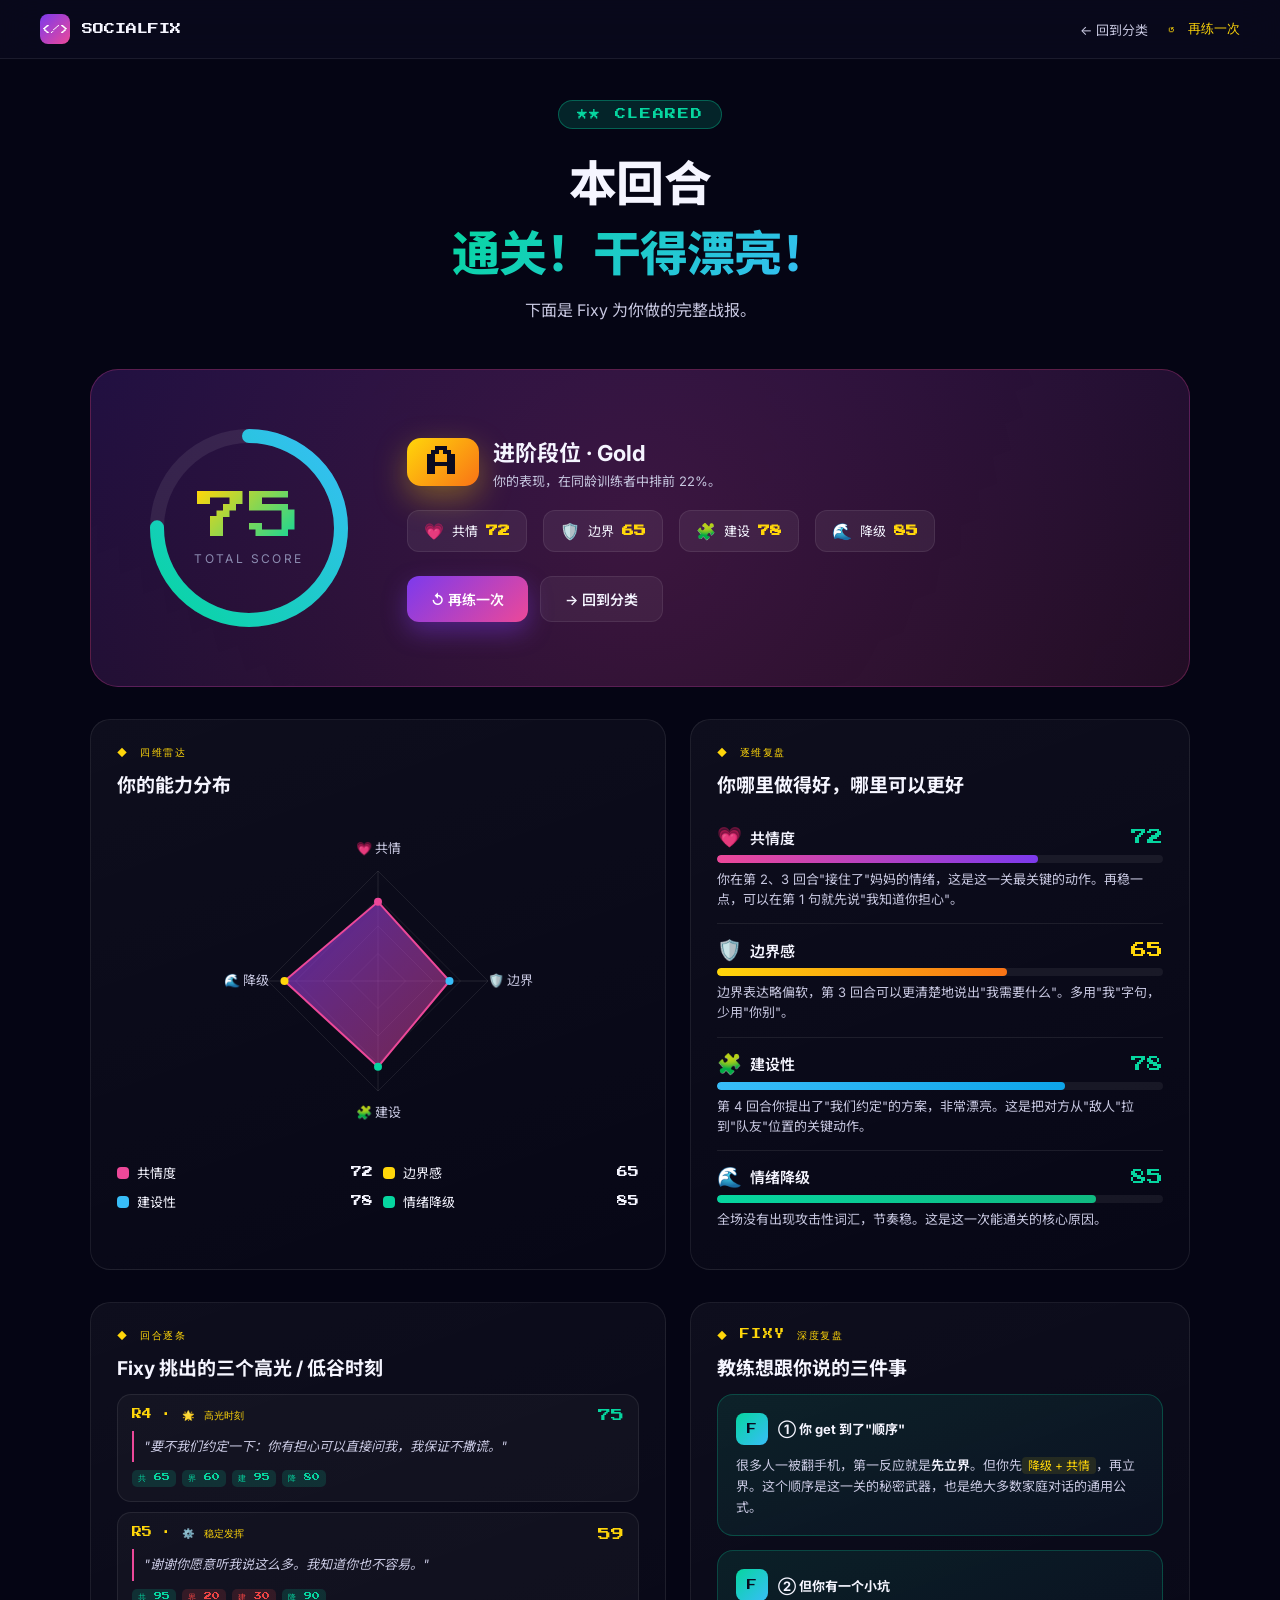
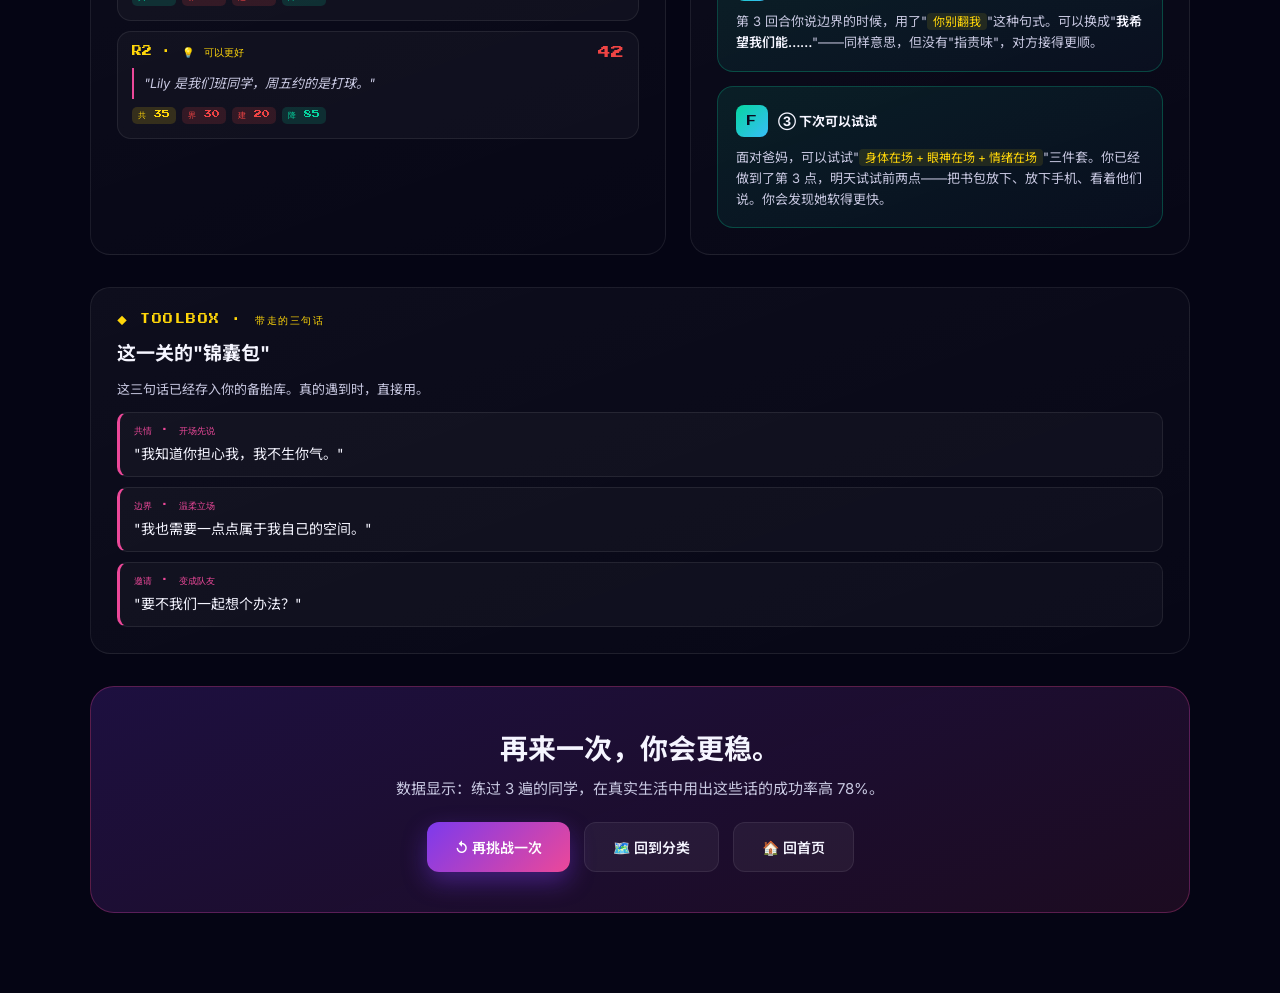
<file: result.html>
<!DOCTYPE html>
<html lang="zh-CN">
<head>
<meta charset="UTF-8">
<meta name="viewport" content="width=device-width, initial-scale=1.0">
<title>战报 — Socialfix</title>
<link href="https://fonts.googleapis.com/css2?family=Press+Start+2P&family=Inter:wght@300;400;500;600;700;800&family=Noto+Sans+SC:wght@300;400;500;700;900&display=swap" rel="stylesheet">
<style>
:root{
  --bg-0:#050514; --primary:#7c3aed; --primary-2:#ec4899;
  --accent:#06d6a0; --accent-2:#ffd60a; --accent-3:#38bdf8; --danger:#ef4444;
  --text:#f5f5ff; --text-2:#c7c7e0; --text-3:#8b8bb0;
  --border: rgba(255,255,255,.08);
}
*{margin:0;padding:0;box-sizing:border-box}
html,body{background:var(--bg-0);color:var(--text);font-family:'Inter','Noto Sans SC',sans-serif;overflow-x:hidden}
.pixel{font-family:'Press Start 2P',monospace}

.bg-gradient{position:fixed;inset:0;z-index:-2;background:
  radial-gradient(1000px 700px at 15% 10%, rgba(124,58,237,.35), transparent 60%),
  radial-gradient(900px 600px at 85% 90%, rgba(236,72,153,.28), transparent 60%),
  radial-gradient(1200px 700px at 50% 50%, rgba(6,214,160,.14), transparent 60%),
  linear-gradient(180deg,#05051a,#0a0a1f 40%,#050514);}
.stars{position:fixed;inset:0;z-index:-1;opacity:.3;background-image:
  radial-gradient(1px 1px at 10% 20%, #fff, transparent),
  radial-gradient(1px 1px at 30% 60%, #fff, transparent),
  radial-gradient(2px 2px at 75% 75%, #fff, transparent),
  radial-gradient(1px 1px at 85% 15%, #fff, transparent);
background-size:600px 600px}

/* Confetti */
.confetti{position:fixed;inset:0;pointer-events:none;overflow:hidden;z-index:1}
.conf{position:absolute;top:-20px;width:8px;height:14px;border-radius:2px;animation:fall linear infinite}
@keyframes fall{
  0%{transform:translateY(-20px) rotate(0);opacity:1}
  100%{transform:translateY(100vh) rotate(720deg);opacity:0}
}

nav{position:fixed;top:0;left:0;right:0;z-index:100;padding:14px 40px;
  display:flex;justify-content:space-between;align-items:center;
  backdrop-filter:blur(20px);background:rgba(10,10,31,.7);border-bottom:1px solid var(--border)}
.logo{display:flex;align-items:center;gap:12px;text-decoration:none;color:inherit}
.logo-mark{width:30px;height:30px;background:linear-gradient(135deg,var(--primary),var(--primary-2));
  border-radius:8px;display:grid;place-items:center}
.logo-mark::before{content:"</>";font-family:'Press Start 2P';font-size:9px;color:#fff}
.logo-text{font-family:'Press Start 2P';font-size:11px}
.nav-right{display:flex;gap:20px;align-items:center;font-size:13px}
.nav-right a{color:var(--text-2);text-decoration:none}
.nav-right a:hover{color:#fff}

.container{max-width:1180px;margin:0 auto;padding:100px 40px 80px;position:relative;z-index:2}

/* Header */
.result-hero{text-align:center;margin-bottom:48px;position:relative}
.stamp{display:inline-flex;align-items:center;gap:8px;padding:8px 18px;border-radius:999px;
  font-family:'Press Start 2P';font-size:11px;letter-spacing:.15em;margin-bottom:16px}
.stamp.pass{background:rgba(6,214,160,.15);color:var(--accent);border:1px solid rgba(6,214,160,.35)}
.stamp.mid{background:rgba(255,214,10,.15);color:var(--accent-2);border:1px solid rgba(255,214,10,.35)}
.stamp.fail{background:rgba(239,68,68,.15);color:var(--danger);border:1px solid rgba(239,68,68,.35)}
.result-hero h1{font-size:48px;font-weight:800;letter-spacing:-.02em;margin-bottom:12px}
.result-hero h1 span{background:linear-gradient(135deg,var(--accent),var(--accent-3));-webkit-background-clip:text;-webkit-text-fill-color:transparent;background-clip:text}
.result-hero .sub{font-size:16px;color:var(--text-2);max-width:600px;margin:0 auto}

/* Main score */
.main-score-card{background:linear-gradient(160deg,rgba(124,58,237,.2),rgba(236,72,153,.1));
  border:1px solid rgba(236,72,153,.3);border-radius:28px;padding:48px;margin-bottom:32px;
  display:grid;grid-template-columns:auto 1fr;gap:48px;align-items:center;position:relative;overflow:hidden}
.main-score-card::before{content:"";position:absolute;inset:-50%;background:radial-gradient(circle,rgba(236,72,153,.15),transparent 60%);animation:pulse 4s infinite}
@keyframes pulse{0%,100%{opacity:.6}50%{opacity:.25}}

.ring-wrap{position:relative;width:220px;height:220px;z-index:1}
.ring-num{position:absolute;inset:0;display:flex;flex-direction:column;align-items:center;justify-content:center}
.ring-val{font-family:'Press Start 2P';font-size:52px;background:linear-gradient(135deg,var(--accent-2),var(--accent));
  -webkit-background-clip:text;-webkit-text-fill-color:transparent;background-clip:text}
.ring-lab{font-size:12px;color:var(--text-3);letter-spacing:.2em;margin-top:8px}

.right-side{position:relative;z-index:1}
.rank-line{display:flex;align-items:center;gap:14px;margin-bottom:14px}
.rank-badge{font-family:'Press Start 2P';font-size:32px;padding:8px 20px;border-radius:14px;
  background:linear-gradient(135deg,var(--accent-2),#f97316);color:#0a0a1f;box-shadow:0 12px 32px rgba(255,214,10,.35)}
.rank-txt h2{font-size:22px;margin-bottom:4px}
.rank-txt p{font-size:13px;color:var(--text-2)}
.summary-row{display:flex;gap:16px;margin-top:20px;flex-wrap:wrap}
.chip{background:rgba(255,255,255,.06);border:1px solid var(--border);border-radius:12px;padding:10px 16px;font-size:13px;display:flex;align-items:center;gap:8px}
.chip .emo{font-size:16px}
.chip strong{color:var(--accent-2);font-family:'Press Start 2P';font-size:12px}

.actions{display:flex;gap:12px;margin-top:24px;flex-wrap:wrap}
.btn{padding:12px 24px;border-radius:12px;font-weight:600;font-size:14px;text-decoration:none;
  display:inline-flex;align-items:center;gap:8px;transition:.25s;cursor:pointer;border:none;font-family:inherit}
.btn-primary{background:linear-gradient(135deg,var(--primary),var(--primary-2));color:#fff;
  box-shadow:0 10px 24px rgba(124,58,237,.4)}
.btn-primary:hover{transform:translateY(-2px)}
.btn-ghost{background:rgba(255,255,255,.05);color:var(--text);border:1px solid var(--border)}
.btn-ghost:hover{background:rgba(255,255,255,.08)}

/* Grid */
.grid{display:grid;grid-template-columns:1.15fr 1fr;gap:24px;margin-bottom:32px}
.panel{background:linear-gradient(160deg,rgba(255,255,255,.04),rgba(255,255,255,.01));
  border:1px solid var(--border);border-radius:20px;padding:26px}
.panel h3{font-size:19px;font-weight:700;margin-bottom:14px;display:flex;align-items:center;gap:8px}
.panel .eyebrow{font-family:'Press Start 2P';font-size:10px;color:var(--accent-2);letter-spacing:.15em;margin-bottom:10px}

/* Radar chart */
.radar-wrap{display:flex;justify-content:center;padding:10px 0}
.radar{width:320px;height:320px}
.radar-legend{display:grid;grid-template-columns:repeat(2,1fr);gap:10px;margin-top:12px}
.rl-item{display:flex;align-items:center;gap:8px;font-size:13px}
.rl-dot{width:12px;height:12px;border-radius:4px}
.rl-val{margin-left:auto;font-family:'Press Start 2P';font-size:11px}

/* Dim breakdown */
.dim-row{padding:14px 0;border-bottom:1px solid var(--border)}
.dim-row:last-child{border-bottom:none}
.dim-head{display:flex;justify-content:space-between;align-items:center;margin-bottom:6px}
.dim-name{display:flex;align-items:center;gap:8px;font-size:15px;font-weight:600}
.dim-emo{font-size:20px}
.dim-val{font-family:'Press Start 2P';font-size:16px}
.dim-val.good{color:var(--accent)}
.dim-val.mid{color:var(--accent-2)}
.dim-val.low{color:var(--danger)}
.dim-note{font-size:13px;color:var(--text-2);line-height:1.55;margin-top:6px}
.dim-bar{background:rgba(255,255,255,.06);height:8px;border-radius:999px;overflow:hidden;margin-top:6px}
.dim-fill{height:100%;border-radius:999px;transition:1s ease-out}
.f1{background:linear-gradient(90deg,var(--primary-2),var(--primary))}
.f2{background:linear-gradient(90deg,var(--accent-2),#f97316)}
.f3{background:linear-gradient(90deg,var(--accent-3),#0ea5e9)}
.f4{background:linear-gradient(90deg,var(--accent),#10b981)}

/* Rounds table */
.round-list{display:flex;flex-direction:column;gap:10px}
.round-card{background:rgba(255,255,255,.03);border:1px solid var(--border);border-radius:14px;padding:14px}
.round-card-head{display:flex;justify-content:space-between;align-items:center;margin-bottom:8px}
.rc-tag{font-family:'Press Start 2P';font-size:10px;color:var(--accent-2)}
.rc-score{font-family:'Press Start 2P';font-size:13px}
.rc-txt{font-size:13px;color:var(--text-2);line-height:1.5;font-style:italic;padding:6px 0;border-left:2px solid var(--primary-2);padding-left:10px;margin:6px 0}
.rc-mini{display:flex;gap:6px;flex-wrap:wrap;margin-top:8px}
.mini-tag{font-family:'Press Start 2P';font-size:8px;padding:3px 6px;border-radius:5px}
.mt-good{background:rgba(6,214,160,.15);color:var(--accent)}
.mt-mid{background:rgba(255,214,10,.15);color:var(--accent-2)}
.mt-low{background:rgba(239,68,68,.15);color:var(--danger)}

/* Fixy replay */
.fixy-block{background:linear-gradient(160deg,rgba(6,214,160,.1),rgba(56,189,248,.04));
  border:1px solid rgba(6,214,160,.25);border-radius:16px;padding:18px;margin-bottom:14px}
.fixy-block:last-child{margin-bottom:0}
.fb-head{display:flex;align-items:center;gap:10px;margin-bottom:10px}
.fb-avatar{width:32px;height:32px;border-radius:8px;background:linear-gradient(135deg,var(--accent),var(--accent-3));
  display:grid;place-items:center;font-family:'Press Start 2P';font-size:10px;color:#0a0a1f}
.fb-title{font-size:13px;font-weight:700}
.fb-txt{font-size:13px;color:var(--text-2);line-height:1.6}
.fb-txt strong{color:var(--text);font-weight:600}
.fb-txt em{color:var(--accent-2);font-style:normal;background:rgba(255,214,10,.1);padding:1px 6px;border-radius:4px;font-size:12px}

/* Bottom actions */
.bottom-bar{background:linear-gradient(160deg,rgba(124,58,237,.2),rgba(236,72,153,.1));
  border:1px solid rgba(236,72,153,.3);border-radius:24px;padding:40px;text-align:center;margin-top:32px}
.bottom-bar h2{font-size:28px;margin-bottom:10px}
.bottom-bar p{font-size:15px;color:var(--text-2);margin-bottom:24px}
.bottom-actions{display:flex;gap:14px;justify-content:center;flex-wrap:wrap}
.bottom-actions .btn{padding:14px 28px}

/* Toolbox */
.toolbox{display:flex;flex-direction:column;gap:10px}
.tool-item{background:rgba(255,255,255,.03);border:1px solid var(--border);border-left:3px solid var(--primary-2);
  border-radius:10px;padding:12px 14px}
.tool-lab{font-family:'Press Start 2P';font-size:9px;color:var(--primary-2);margin-bottom:5px}
.tool-txt{font-size:14px;line-height:1.5}

@media (max-width:900px){
  .main-score-card{grid-template-columns:1fr;text-align:center}
  .rank-line{justify-content:center}
  .grid{grid-template-columns:1fr}
  .result-hero h1{font-size:34px}
  .ring-wrap{margin:0 auto}
}
</style>
</head>
<body>
<div class="bg-gradient"></div>
<div class="stars"></div>
<div class="confetti" id="confetti"></div>

<nav>
  <a class="logo" href="index.html">
    <div class="logo-mark"></div>
    <div class="logo-text">SOCIALFIX</div>
  </a>
  <div class="nav-right">
    <a href="index.html">← 回到分类</a>
    <a href="simulator.html" style="color:var(--accent-2)" class="pixel">↺ 再练一次</a>
  </div>
</nav>

<div class="container">

  <div class="result-hero">
    <div class="stamp" id="stamp"></div>
    <h1>本回合<br><span id="rankTitle">干得漂亮！</span></h1>
    <p class="sub" id="heroSub">下面是 Fixy 为你做的完整战报。</p>
  </div>

  <div class="main-score-card">
    <div class="ring-wrap">
      <svg class="ring" viewBox="0 0 220 220" width="220" height="220">
        <defs>
          <linearGradient id="ringG" x1="0" y1="0" x2="1" y2="1">
            <stop offset="0" stop-color="#06d6a0"/>
            <stop offset="1" stop-color="#38bdf8"/>
          </linearGradient>
        </defs>
        <circle cx="110" cy="110" r="92" stroke="rgba(255,255,255,.08)" stroke-width="14" fill="none"/>
        <circle id="ringFg" cx="110" cy="110" r="92" stroke="url(#ringG)" stroke-width="14" fill="none"
                stroke-linecap="round" transform="rotate(-90 110 110)"
                stroke-dasharray="578" stroke-dashoffset="578" style="transition:stroke-dashoffset 1.4s ease-out"/>
      </svg>
      <div class="ring-num">
        <div class="ring-val" id="ringVal">0</div>
        <div class="ring-lab">TOTAL SCORE</div>
      </div>
    </div>

    <div class="right-side">
      <div class="rank-line">
        <div class="rank-badge" id="rankLetter">A</div>
        <div class="rank-txt">
          <h2 id="rankName">进阶段位 · Gold</h2>
          <p id="rankDesc">你的这次表现，在同龄训练者中排前 22%。</p>
        </div>
      </div>
      <div class="summary-row">
        <div class="chip"><span class="emo">💗</span>共情 <strong id="c1">72</strong></div>
        <div class="chip"><span class="emo">🛡️</span>边界 <strong id="c2">65</strong></div>
        <div class="chip"><span class="emo">🧩</span>建设 <strong id="c3">78</strong></div>
        <div class="chip"><span class="emo">🌊</span>降级 <strong id="c4">85</strong></div>
      </div>
      <div class="actions">
        <a href="simulator.html" class="btn btn-primary">↺ 再练一次</a>
        <a href="index.html" class="btn btn-ghost">→ 回到分类</a>
      </div>
    </div>
  </div>

  <div class="grid">
    <div class="panel">
      <div class="eyebrow">◆ 四维雷达</div>
      <h3>你的能力分布</h3>
      <div class="radar-wrap">
        <svg class="radar" id="radar" viewBox="0 0 320 320">
          <defs>
            <linearGradient id="radG" x1="0" y1="0" x2="1" y2="1">
              <stop offset="0" stop-color="#7c3aed" stop-opacity=".65"/>
              <stop offset="1" stop-color="#ec4899" stop-opacity=".45"/>
            </linearGradient>
          </defs>
          <!-- concentric polygons drawn by JS -->
          <g id="radarGrid"></g>
          <g id="radarAxes"></g>
          <polygon id="radarShape" points="" fill="url(#radG)" stroke="#ec4899" stroke-width="2"/>
          <g id="radarPoints"></g>
          <g id="radarLabels"></g>
        </svg>
      </div>
      <div class="radar-legend">
        <div class="rl-item"><div class="rl-dot" style="background:var(--primary-2)"></div>共情度 <span class="rl-val" id="l1">72</span></div>
        <div class="rl-item"><div class="rl-dot" style="background:var(--accent-2)"></div>边界感 <span class="rl-val" id="l2">65</span></div>
        <div class="rl-item"><div class="rl-dot" style="background:var(--accent-3)"></div>建设性 <span class="rl-val" id="l3">78</span></div>
        <div class="rl-item"><div class="rl-dot" style="background:var(--accent)"></div>情绪降级 <span class="rl-val" id="l4">85</span></div>
      </div>
    </div>

    <div class="panel">
      <div class="eyebrow">◆ 逐维复盘</div>
      <h3>你哪里做得好，哪里可以更好</h3>
      <div class="dim-row">
        <div class="dim-head">
          <div class="dim-name"><span class="dim-emo">💗</span>共情度</div>
          <div class="dim-val" id="dv1">72</div>
        </div>
        <div class="dim-bar"><div class="dim-fill f1" id="db1" style="width:0"></div></div>
        <div class="dim-note" id="dn1">你在第 2、3 回合"接住了"妈妈的情绪，这是这一关最关键的动作。再稳一点，可以在第 1 句就先说"我知道你担心"。</div>
      </div>
      <div class="dim-row">
        <div class="dim-head">
          <div class="dim-name"><span class="dim-emo">🛡️</span>边界感</div>
          <div class="dim-val" id="dv2">65</div>
        </div>
        <div class="dim-bar"><div class="dim-fill f2" id="db2" style="width:0"></div></div>
        <div class="dim-note" id="dn2">边界表达略偏软，第 3 回合可以更清楚地说出"我需要什么"。多用"我"字句，少用"你别"。</div>
      </div>
      <div class="dim-row">
        <div class="dim-head">
          <div class="dim-name"><span class="dim-emo">🧩</span>建设性</div>
          <div class="dim-val" id="dv3">78</div>
        </div>
        <div class="dim-bar"><div class="dim-fill f3" id="db3" style="width:0"></div></div>
        <div class="dim-note" id="dn3">第 4 回合你提出了"我们约定"的方案，非常漂亮。这是把对方从"敌人"拉到"队友"位置的关键动作。</div>
      </div>
      <div class="dim-row">
        <div class="dim-head">
          <div class="dim-name"><span class="dim-emo">🌊</span>情绪降级</div>
          <div class="dim-val" id="dv4">85</div>
        </div>
        <div class="dim-bar"><div class="dim-fill f4" id="db4" style="width:0"></div></div>
        <div class="dim-note" id="dn4">全场没有出现攻击性词汇，节奏稳。这是这一次能通关的核心原因。</div>
      </div>
    </div>
  </div>

  <div class="grid">
    <div class="panel">
      <div class="eyebrow">◆ 回合逐条</div>
      <h3>Fixy 挑出的三个高光 / 低谷时刻</h3>
      <div class="round-list" id="roundList">
        <!-- Filled by JS or fallback -->
      </div>
    </div>

    <div class="panel">
      <div class="eyebrow">◆ FIXY 深度复盘</div>
      <h3>教练想跟你说的三件事</h3>
      <div class="fixy-block">
        <div class="fb-head">
          <div class="fb-avatar">F</div>
          <div class="fb-title">① 你 get 到了"顺序"</div>
        </div>
        <div class="fb-txt">很多人一被翻手机，第一反应就是<strong>先立界</strong>。但你先<em>降级 + 共情</em>，再立界。这个顺序是这一关的秘密武器，也是绝大多数家庭对话的通用公式。</div>
      </div>
      <div class="fixy-block">
        <div class="fb-head">
          <div class="fb-avatar">F</div>
          <div class="fb-title">② 但你有一个小坑</div>
        </div>
        <div class="fb-txt">第 3 回合你说边界的时候，用了"<em>你别翻我</em>"这种句式。可以换成"<strong>我希望我们能……</strong>"——同样意思，但没有"指责味"，对方接得更顺。</div>
      </div>
      <div class="fixy-block">
        <div class="fb-head">
          <div class="fb-avatar">F</div>
          <div class="fb-title">③ 下次可以试试</div>
        </div>
        <div class="fb-txt">面对爸妈，可以试试"<em>身体在场 + 眼神在场 + 情绪在场</em>"三件套。你已经做到了第 3 点，明天试试前两点——把书包放下、放下手机、看着他们说。你会发现她软得更快。</div>
      </div>
    </div>
  </div>

  <div class="panel">
    <div class="eyebrow">◆ TOOLBOX · 带走的三句话</div>
    <h3>这一关的"锦囊包"</h3>
    <p style="font-size:13px;color:var(--text-2);margin-bottom:14px">这三句话已经存入你的备胎库。真的遇到时，直接用。</p>
    <div class="toolbox">
      <div class="tool-item">
        <div class="tool-lab">共情 · 开场先说</div>
        <div class="tool-txt">"我知道你担心我，我不生你气。"</div>
      </div>
      <div class="tool-item">
        <div class="tool-lab">边界 · 温柔立场</div>
        <div class="tool-txt">"我也需要一点点属于我自己的空间。"</div>
      </div>
      <div class="tool-item">
        <div class="tool-lab">邀请 · 变成队友</div>
        <div class="tool-txt">"要不我们一起想个办法？"</div>
      </div>
    </div>
  </div>

  <div class="bottom-bar">
    <h2>再来一次，你会更稳。</h2>
    <p>数据显示：练过 3 遍的同学，在真实生活中用出这些话的成功率高 78%。</p>
    <div class="bottom-actions">
      <a href="simulator.html" class="btn btn-primary">↺ 再挑战一次</a>
      <a href="index.html" class="btn btn-ghost">🗺️ 回到分类</a>
      <a href="index.html" class="btn btn-ghost">🏠 回首页</a>
    </div>
  </div>
</div>

<script>
// Load result from sessionStorage or fall back
let res;
try{
  res = JSON.parse(localStorage.getItem('sf_result')||'null');
}catch(e){}
if(!res || typeof res.total !== 'number'){
  res = {
    total: 75,
    empathy: 72, boundary: 65, build: 78, calm: 85,
    rounds: [
      { text:"妈，我先把书包放下。我知道你担心我。", empathy:80, boundary:20, build:15, calm:90, total:51 },
      { text:"Lily 是我们班同学，周五约的是打球。", empathy:35, boundary:30, build:20, calm:85, total:42 },
      { text:"我理解你担心，但手机里也有我想自己保留的东西。", empathy:75, boundary:75, build:20, calm:85, total:64 },
      { text:"要不我们约定一下：你有担心可以直接问我，我保证不撒谎。", empathy:65, boundary:60, build:95, calm:80, total:75 },
      { text:"谢谢你愿意听我说这么多。我知道你也不容易。", empathy:95, boundary:20, build:30, calm:90, total:59 }
    ]
  };
}

const total = Math.round(res.total);
const emp = Math.round(res.empathy);
const bnd = Math.round(res.boundary);
const bld = Math.round(res.build);
const clm = Math.round(res.calm);

// Fill numbers
document.getElementById('c1').textContent = emp;
document.getElementById('c2').textContent = bnd;
document.getElementById('c3').textContent = bld;
document.getElementById('c4').textContent = clm;
document.getElementById('l1').textContent = emp;
document.getElementById('l2').textContent = bnd;
document.getElementById('l3').textContent = bld;
document.getElementById('l4').textContent = clm;
document.getElementById('dv1').textContent = emp;
document.getElementById('dv2').textContent = bnd;
document.getElementById('dv3').textContent = bld;
document.getElementById('dv4').textContent = clm;

// Colored dim values
[['dv1',emp],['dv2',bnd],['dv3',bld],['dv4',clm]].forEach(([id,v])=>{
  const el = document.getElementById(id);
  el.classList.add(v>=70?'good':v>=45?'mid':'low');
});

// Animate ring
setTimeout(()=>{
  const circ = 578;
  document.getElementById('ringFg').style.strokeDashoffset = circ - (circ * total / 100);
  // Count up
  let cur = 0;
  const step = ()=>{
    cur += Math.max(1, Math.floor((total-cur)/6));
    if(cur >= total){ cur = total; document.getElementById('ringVal').textContent = total; return; }
    document.getElementById('ringVal').textContent = cur;
    requestAnimationFrame(step);
  };
  step();
  // Animate bars
  setTimeout(()=>{
    document.getElementById('db1').style.width = emp+'%';
    document.getElementById('db2').style.width = bnd+'%';
    document.getElementById('db3').style.width = bld+'%';
    document.getElementById('db4').style.width = clm+'%';
  }, 200);
}, 200);

// Stamp + rank
const stamp = document.getElementById('stamp');
const rankTitle = document.getElementById('rankTitle');
const rankLetter = document.getElementById('rankLetter');
const rankName = document.getElementById('rankName');
const rankDesc = document.getElementById('rankDesc');
const heroSub = document.getElementById('heroSub');

if(total >= 85){
  stamp.className='stamp pass'; stamp.textContent='★★★ PERFECT';
  rankTitle.textContent = '几乎满分！';
  rankLetter.textContent = 'S'; rankLetter.style.background='linear-gradient(135deg,#f5e142,#ff9500)';
  rankName.textContent = 'S 段位 · Champion';
  rankDesc.textContent = '同龄训练者中你排前 5%。这一关你彻底赢了。';
} else if(total >= 70){
  stamp.className='stamp pass'; stamp.textContent='★★ CLEARED';
  rankTitle.textContent = '通关！干得漂亮！';
  rankLetter.textContent = 'A'; rankLetter.style.background='linear-gradient(135deg,#ffd60a,#f97316)';
  rankName.textContent = '进阶段位 · Gold';
  rankDesc.textContent = '你的表现，在同龄训练者中排前 22%。';
} else if(total >= 50){
  stamp.className='stamp mid'; stamp.textContent='★ ALMOST';
  rankTitle.textContent = '差一点点！';
  rankLetter.textContent = 'B'; rankLetter.style.background='linear-gradient(135deg,#a3e635,#38bdf8)';
  rankName.textContent = '成长段位 · Silver';
  rankDesc.textContent = '再练 1-2 遍，就能稳定通关。看下面的复盘。';
  heroSub.textContent = '通关线是 75 分。这次差一点点，Fixy 帮你看看哪里可以调整。';
} else {
  stamp.className='stamp fail'; stamp.textContent='TRY AGAIN';
  rankTitle.textContent = '别灰心，再来一次。';
  rankLetter.textContent = 'C'; rankLetter.style.background='linear-gradient(135deg,#8b8bb0,#38bdf8)';
  rankName.textContent = '青铜段位 · Bronze';
  rankDesc.textContent = '这一关本来就难。看下面的复盘，然后再来一次。';
  heroSub.textContent = '这一次分数偏低——但每个人都是从这里开始的。看看 Fixy 帮你标出的高光和低谷。';
}

// Dynamic subtitle from result data
if(res.sceneTitle){
  heroSub.textContent = '你完成了「' + res.sceneTitle + '」。下面是 Fixy 为你做的完整战报。';
}

// Radar
(function drawRadar(){
  const svg = document.getElementById('radar');
  const cx=160, cy=160, R=110;
  const angles = [-90, 0, 90, 180]; // top right bottom left
  const vals = [emp, bnd, bld, clm]; // top,right,bottom,left
  const labels = ['💗 共情', '🛡️ 边界', '🧩 建设', '🌊 降级'];
  const grid = document.getElementById('radarGrid');
  const axes = document.getElementById('radarAxes');
  const labG = document.getElementById('radarLabels');
  const ptsG = document.getElementById('radarPoints');

  // grid rings
  [.25,.5,.75,1].forEach(f=>{
    const pts = angles.map(a=>{
      const rad = a*Math.PI/180;
      return [cx + Math.cos(rad)*R*f, cy + Math.sin(rad)*R*f];
    });
    const p = document.createElementNS('http://www.w3.org/2000/svg','polygon');
    p.setAttribute('points', pts.map(p=>p.join(',')).join(' '));
    p.setAttribute('fill', 'none');
    p.setAttribute('stroke', 'rgba(255,255,255,.08)');
    p.setAttribute('stroke-width', '1');
    grid.appendChild(p);
  });
  // axes
  angles.forEach(a=>{
    const rad = a*Math.PI/180;
    const l = document.createElementNS('http://www.w3.org/2000/svg','line');
    l.setAttribute('x1', cx); l.setAttribute('y1', cy);
    l.setAttribute('x2', cx + Math.cos(rad)*R); l.setAttribute('y2', cy + Math.sin(rad)*R);
    l.setAttribute('stroke', 'rgba(255,255,255,.1)'); l.setAttribute('stroke-width','1');
    axes.appendChild(l);
  });
  // labels
  angles.forEach((a,i)=>{
    const rad = a*Math.PI/180;
    const t = document.createElementNS('http://www.w3.org/2000/svg','text');
    t.setAttribute('x', cx + Math.cos(rad)*(R+22));
    t.setAttribute('y', cy + Math.sin(rad)*(R+22) + 4);
    t.setAttribute('text-anchor','middle');
    t.setAttribute('fill', '#c7c7e0');
    t.setAttribute('font-size','13');
    t.setAttribute('font-family',"'Noto Sans SC',sans-serif");
    t.textContent = labels[i];
    labG.appendChild(t);
  });
  // shape
  const shape = document.getElementById('radarShape');
  const pts = angles.map((a,i)=>{
    const rad = a*Math.PI/180;
    const f = vals[i]/100;
    return [cx + Math.cos(rad)*R*f, cy + Math.sin(rad)*R*f];
  });
  shape.setAttribute('points', pts.map(p=>p.join(',')).join(' '));
  // vertex dots
  pts.forEach((p,i)=>{
    const c = document.createElementNS('http://www.w3.org/2000/svg','circle');
    c.setAttribute('cx',p[0]);c.setAttribute('cy',p[1]);c.setAttribute('r','4');
    const colors=['#ec4899','#38bdf8','#06d6a0','#ffd60a'];
    c.setAttribute('fill',colors[i]);
    ptsG.appendChild(c);
  });
})();

// Rounds list
(function renderRounds(){
  const list = document.getElementById('roundList');
  const rounds = res.rounds || [];
  // Sort by descriptive rank: pick highest, lowest, and one middle
  const sorted = [...rounds].map((r,i)=>({...r,i})).sort((a,b)=>b.total-a.total);
  const featured = [];
  if(sorted.length){
    featured.push({...sorted[0], label:'🌟 高光时刻'});
    if(sorted.length>2) featured.push({...sorted[Math.floor(sorted.length/2)], label:'⚙️ 稳定发挥'});
    if(sorted.length>1) featured.push({...sorted[sorted.length-1], label:'💡 可以更好'});
  }
  list.innerHTML = featured.map(r=>{
    const tag = (v,l)=> `<span class="mini-tag ${v>=60?'mt-good':v>=35?'mt-mid':'mt-low'}">${l} ${v}</span>`;
    return `
      <div class="round-card">
        <div class="round-card-head">
          <div class="rc-tag">R${r.i+1} · ${r.label}</div>
          <div class="rc-score" style="color:${r.total>=70?'var(--accent)':r.total>=50?'var(--accent-2)':'var(--danger)'}">${r.total}</div>
        </div>
        <div class="rc-txt">"${r.text}"</div>
        <div class="rc-mini">
          ${tag(r.empathy,'共')}${tag(r.boundary,'界')}${tag(r.build,'建')}${tag(r.calm,'降')}
        </div>
      </div>`;
  }).join('');
})();

// Confetti (only if pass)
if(total >= 70){
  const container = document.getElementById('confetti');
  const colors = ['#7c3aed','#ec4899','#06d6a0','#ffd60a','#38bdf8'];
  for(let i=0;i<40;i++){
    const c = document.createElement('div');
    c.className='conf';
    c.style.left = (Math.random()*100)+'%';
    c.style.background = colors[Math.floor(Math.random()*colors.length)];
    c.style.animationDuration = (2 + Math.random()*3)+'s';
    c.style.animationDelay = (Math.random()*2)+'s';
    container.appendChild(c);
  }
}
</script>
</body>
</html>
</file>
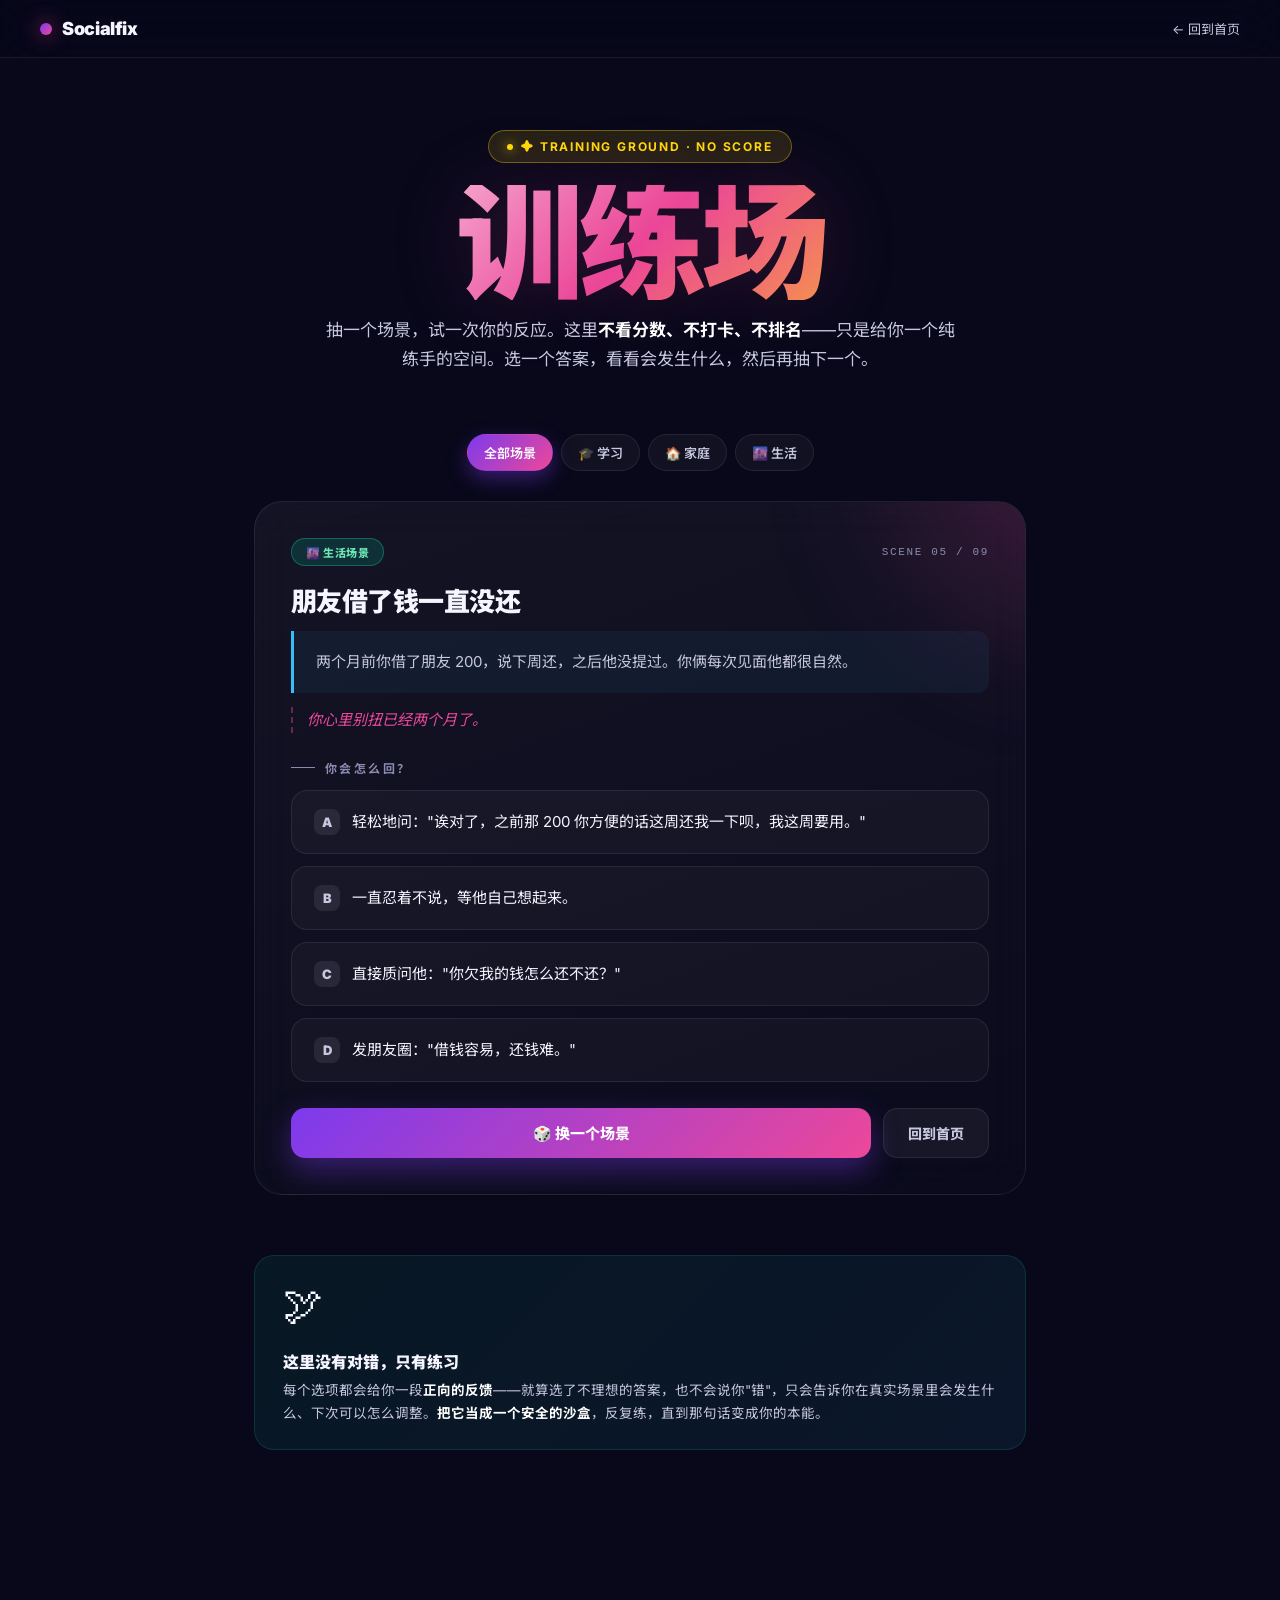
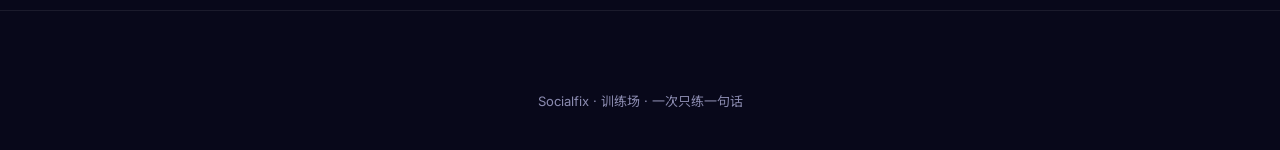
<file: simulator.html>
<!DOCTYPE html>
<html lang="zh-CN">
<head>
<meta charset="UTF-8">
<meta name="viewport" content="width=device-width, initial-scale=1.0">
<title>训练场 · Socialfix</title>
<link href="https://fonts.googleapis.com/css2?family=Inter:wght@300;400;500;600;700;800;900&family=Noto+Sans+SC:wght@300;400;500;700;900&display=swap" rel="stylesheet">
<style>
:root{
  --bg-0:#08081a;
  --primary:#7c3aed; --primary-2:#ec4899;
  --good:#06d6a0; --key:#ffd60a; --info:#38bdf8; --warm:#f97316;
  --text:#f5f5ff; --text-2:#c7c7e0; --text-3:#8b8bb0;
  --border:rgba(255,255,255,.08);
}
*{margin:0;padding:0;box-sizing:border-box}
html,body{background:var(--bg-0);color:var(--text);font-family:'Inter','Noto Sans SC',sans-serif;-webkit-font-smoothing:antialiased;overflow-x:hidden}

.bg{position:fixed;inset:0;z-index:-2;background:
  radial-gradient(1000px 700px at 20% 10%, rgba(124,58,237,.30), transparent 60%),
  radial-gradient(1000px 700px at 80% 90%, rgba(236,72,153,.24), transparent 60%),
  radial-gradient(700px 500px at 90% 20%, rgba(255,214,10,.14), transparent 60%),
  linear-gradient(180deg,#08081a,#03030c);}
.orbs{position:fixed;inset:0;z-index:-1;pointer-events:none;overflow:hidden}
.orb{position:absolute;border-radius:50%;filter:blur(80px);opacity:.5;animation:float 22s ease-in-out infinite}
.orb.o1{width:520px;height:520px;background:radial-gradient(circle,#7c3aed,transparent 65%);top:-140px;left:-120px}
.orb.o2{width:460px;height:460px;background:radial-gradient(circle,#ec4899,transparent 65%);top:34%;right:-160px;animation-delay:-8s}
.orb.o3{width:380px;height:380px;background:radial-gradient(circle,#ffd60a,transparent 65%);bottom:-120px;left:24%;animation-delay:-14s;opacity:.3}
@keyframes float{0%,100%{transform:translate(0,0) scale(1)}50%{transform:translate(40px,-30px) scale(1.08)}}

nav{position:fixed;top:0;left:0;right:0;z-index:100;padding:18px 40px;display:flex;justify-content:space-between;align-items:center;backdrop-filter:blur(24px);background:rgba(8,8,26,.6);border-bottom:1px solid var(--border)}
.logo{display:flex;align-items:center;gap:10px;font-weight:900;font-size:18px;letter-spacing:-.02em;text-decoration:none;color:inherit}
.logo-dot{width:12px;height:12px;background:linear-gradient(135deg,var(--primary),var(--primary-2));border-radius:50%;box-shadow:0 0 20px rgba(236,72,153,.7);animation:pulse 2.5s ease-in-out infinite}
@keyframes pulse{0%,100%{transform:scale(1)}50%{transform:scale(1.2)}}
.nav-links{display:flex;gap:20px;align-items:center;font-size:14px}
.nav-links a{color:var(--text-2);text-decoration:none;transition:.2s}
.back-link{display:inline-flex;align-items:center;gap:6px;font-size:13px;color:var(--text-3);text-decoration:none}
.back-link:hover{color:#fff}

/* Header */
.header{padding:130px 40px 20px;text-align:center;max-width:900px;margin:0 auto}
.chip{display:inline-flex;align-items:center;gap:8px;padding:8px 18px;border-radius:999px;background:rgba(255,214,10,.12);border:1px solid rgba(255,214,10,.35);color:var(--key);font-size:12px;font-weight:700;letter-spacing:.15em;text-transform:uppercase;margin-bottom:22px;backdrop-filter:blur(10px)}
.chip::before{content:"";width:6px;height:6px;background:var(--key);border-radius:50%;box-shadow:0 0 12px var(--key)}
.header h1{font-size:clamp(56px,10vw,140px);font-weight:900;letter-spacing:-.04em;line-height:.9;background:linear-gradient(135deg,#fff 0%,var(--primary-2) 50%,var(--key));-webkit-background-clip:text;-webkit-text-fill-color:transparent;background-clip:text;margin-bottom:16px;text-shadow:0 0 80px rgba(236,72,153,.2)}
.header p{font-size:17px;color:var(--text-2);line-height:1.7;max-width:640px;margin:0 auto}
.header p b{color:#fff;font-weight:700}

/* Card container */
.wrap{max-width:820px;margin:40px auto 0;padding:0 24px 80px}

/* Filter bar */
.filters{display:flex;gap:8px;justify-content:center;flex-wrap:wrap;margin-bottom:30px}
.filter{padding:8px 16px;border-radius:999px;background:rgba(255,255,255,.04);border:1px solid var(--border);color:var(--text-2);font-size:13px;font-weight:600;cursor:pointer;transition:.2s;font-family:inherit}
.filter:hover{background:rgba(255,255,255,.08);color:#fff}
.filter.active{background:linear-gradient(135deg,var(--primary),var(--primary-2));color:#fff;border-color:transparent;box-shadow:0 8px 20px rgba(124,58,237,.4)}

/* Scenario card */
.arena{position:relative;padding:36px;border-radius:28px;background:linear-gradient(160deg,rgba(255,255,255,.05),rgba(255,255,255,.01));border:1px solid var(--border);backdrop-filter:blur(20px);overflow:hidden;min-height:400px}
.arena::before{content:"";position:absolute;top:-40%;right:-40%;width:70%;height:70%;background:radial-gradient(circle,var(--primary-2),transparent 65%);filter:blur(60px);opacity:.25;pointer-events:none}
.arena > *{position:relative;z-index:1}

.arena-top{display:flex;align-items:center;justify-content:space-between;margin-bottom:20px;gap:12px;flex-wrap:wrap}
.arena-tag{display:inline-flex;align-items:center;gap:6px;padding:5px 14px;border-radius:999px;font-size:11px;font-weight:800;letter-spacing:.05em}
.arena-tag.study{background:rgba(56,189,248,.15);color:#7dd3fc;border:1px solid rgba(56,189,248,.35)}
.arena-tag.family{background:rgba(236,72,153,.15);color:#f9a8d4;border:1px solid rgba(236,72,153,.35)}
.arena-tag.life{background:rgba(6,214,160,.15);color:#6ee7b7;border:1px solid rgba(6,214,160,.35)}
.arena-count{font-family:monospace;font-size:11px;color:var(--text-3);letter-spacing:.15em}

.arena-title{font-size:26px;font-weight:900;letter-spacing:-.02em;margin-bottom:14px;line-height:1.2}
.arena-scene{padding:18px 22px;background:rgba(56,189,248,.06);border-left:3px solid var(--info);border-radius:0 12px 12px 0;font-size:15px;line-height:1.75;color:var(--text-2);margin-bottom:14px}
.arena-quote{padding-left:14px;border-left:2px dashed rgba(236,72,153,.4);font-style:italic;color:var(--primary-2);font-size:15px;line-height:1.7;margin-bottom:26px}

/* Choices */
.choices-label{display:flex;align-items:center;gap:10px;font-size:12px;color:var(--text-3);letter-spacing:.2em;text-transform:uppercase;margin-bottom:14px;font-weight:700}
.choices-label::before{content:"";width:24px;height:1px;background:var(--text-3)}
.choices{display:flex;flex-direction:column;gap:12px}
.choice{padding:18px 22px;background:rgba(255,255,255,.03);border:1px solid var(--border);border-radius:16px;cursor:pointer;transition:.25s;text-align:left;font-family:inherit;font-size:15px;line-height:1.6;color:var(--text);position:relative;overflow:hidden}
.choice:hover{background:rgba(255,255,255,.06);border-color:rgba(255,255,255,.2);transform:translateX(4px)}
.choice-letter{display:inline-block;width:26px;height:26px;border-radius:8px;background:rgba(255,255,255,.08);color:var(--text-2);font-weight:900;font-size:13px;text-align:center;line-height:26px;margin-right:12px;flex-shrink:0;transition:.25s}
.choice:hover .choice-letter{background:linear-gradient(135deg,var(--primary),var(--primary-2));color:#fff}
.choice.disabled{pointer-events:none;opacity:.55}

/* Feedback */
.feedback{margin-top:26px;padding:24px;border-radius:20px;border:1px solid var(--border);background:rgba(255,255,255,.03);animation:fadeIn .35s ease-out}
@keyframes fadeIn{from{opacity:0;transform:translateY(10px)}to{opacity:1;transform:translateY(0)}}
.feedback-top{display:flex;align-items:center;gap:12px;margin-bottom:14px}
.feedback-icon{width:44px;height:44px;border-radius:12px;display:grid;place-items:center;font-size:22px;flex-shrink:0}
.feedback-label{font-size:11px;color:var(--text-3);letter-spacing:.15em;text-transform:uppercase;font-weight:700;margin-bottom:2px}
.feedback-title{font-size:18px;font-weight:900;letter-spacing:-.01em}

.feedback.good .feedback-icon{background:linear-gradient(135deg,var(--good),var(--info))}
.feedback.good .feedback-title{color:#a3f5cf}
.feedback.mid .feedback-icon{background:linear-gradient(135deg,var(--key),var(--warm));color:#0a0a1f}
.feedback.mid .feedback-title{color:var(--key)}
.feedback.bad .feedback-icon{background:linear-gradient(135deg,#ef4444,var(--warm))}
.feedback.bad .feedback-title{color:#fca5a5}

.feedback-body{font-size:14.5px;color:var(--text-2);line-height:1.85;margin-bottom:16px}
.feedback-body b{color:#fff;font-weight:700}
.feedback-tip{padding:14px 16px;background:rgba(255,214,10,.08);border:1px dashed rgba(255,214,10,.3);border-radius:12px;font-size:13px;color:var(--text-2);line-height:1.7;display:flex;gap:12px}
.feedback-tip::before{content:"💡";font-size:18px;flex-shrink:0}

/* Bottom actions */
.arena-actions{display:flex;gap:12px;margin-top:26px;flex-wrap:wrap}
.btn{padding:14px 24px;border-radius:14px;font-size:14px;font-weight:800;text-decoration:none;transition:.25s;display:inline-flex;align-items:center;gap:8px;cursor:pointer;border:none;font-family:inherit}
.btn-primary{background:linear-gradient(135deg,var(--primary),var(--primary-2));color:#fff;box-shadow:0 12px 30px rgba(124,58,237,.4);flex:1;justify-content:center;font-size:15px}
.btn-primary:hover{transform:translateY(-3px);box-shadow:0 18px 40px rgba(124,58,237,.55)}
.btn-ghost{background:rgba(255,255,255,.05);color:var(--text-2);border:1px solid var(--border)}
.btn-ghost:hover{background:rgba(255,255,255,.1);color:#fff}

/* How-to strip */
.howto{margin:60px auto 0;max-width:820px;padding:24px 28px;border-radius:20px;background:linear-gradient(135deg,rgba(6,214,160,.08),rgba(56,189,248,.08));border:1px solid rgba(6,214,160,.15);display:flex;gap:20px;align-items:center;flex-wrap:wrap}
.howto-emo{font-size:40px;flex-shrink:0}
.howto-body h4{font-size:16px;font-weight:900;margin-bottom:6px}
.howto-body p{font-size:13.5px;color:var(--text-2);line-height:1.7}
.howto-body b{color:#fff}

footer{padding:80px 40px 40px;text-align:center;border-top:1px solid var(--border);margin-top:80px}
.foot-text{color:var(--text-3);font-size:13px}

@media (max-width:700px){
  nav{padding:14px 16px}
  .nav-links a:not(.back-link){display:none}
  .header{padding:110px 20px 20px}
  .wrap{padding:0 16px 60px}
  .arena{padding:24px}
  .arena-title{font-size:22px}
}
</style>
</head>
<body>
<div class="bg"></div>
<div class="orbs">
  <div class="orb o1"></div><div class="orb o2"></div><div class="orb o3"></div>
</div>

<nav>
  <a class="logo" href="index.html"><span class="logo-dot"></span>Socialfix</a>
  <div class="nav-links">
    <a class="back-link" href="index.html">← 回到首页</a>
  </div>
</nav>

<div class="header">
  <div class="chip">✦ Training Ground · No Score</div>
  <h1>训练场</h1>
  <p>抽一个场景，试一次你的反应。这里<b>不看分数、不打卡、不排名</b>——只是给你一个纯练手的空间。选一个答案，看看会发生什么，然后再抽下一个。</p>
</div>

<div class="wrap">
  <div class="filters" id="filters">
    <button class="filter active" data-filter="all">全部场景</button>
    <button class="filter" data-filter="study">🎓 学习</button>
    <button class="filter" data-filter="family">🏠 家庭</button>
    <button class="filter" data-filter="life">🌆 生活</button>
  </div>

  <div class="arena" id="arena">
    <div class="arena-top">
      <span class="arena-tag" id="arenaTag">场景</span>
      <span class="arena-count" id="arenaCount">SCENE -- / --</span>
    </div>
    <h2 class="arena-title" id="arenaTitle">加载中…</h2>
    <div class="arena-scene" id="arenaScene"></div>
    <div class="arena-quote" id="arenaQuote"></div>

    <div class="choices-label">你会怎么回？</div>
    <div class="choices" id="choices"></div>

    <div id="feedbackWrap"></div>

    <div class="arena-actions">
      <button class="btn btn-primary" id="nextBtn">🎲 换一个场景</button>
      <a class="btn btn-ghost" href="index.html">回到首页</a>
    </div>
  </div>

  <div class="howto">
    <div class="howto-emo">🕊</div>
    <div class="howto-body">
      <h4>这里没有对错，只有练习</h4>
      <p>每个选项都会给你一段<b>正向的反馈</b>——就算选了不理想的答案，也不会说你"错"，只会告诉你在真实场景里会发生什么、下次可以怎么调整。<b>把它当成一个安全的沙盒</b>，反复练，直到那句话变成你的本能。</p>
    </div>
  </div>
</div>

<footer><div class="foot-text">Socialfix · 训练场 · 一次只练一句话</div></footer>

<script>
/* ===== Training scenarios (no scoring) ===== */
const SCENES = [
  {
    cat:'study', tag:'🎓 学习场景',
    title:'被同学当众开你玩笑',
    scene:'下课时同学当着一群人的面拿你过去的糗事开玩笑，你能感觉到笑声里有点不对劲。',
    quote:'「哈哈哈还是那次最经典！他脸都绿了。」',
    choices:[
      { text:'笑着说「过去了过去了，别再翻旧账 😂」，然后自然换话题。',
        kind:'good',
        head:'很稳的回应',
        body:'你用<b>轻松的口气划出了边界</b>——参与但不接梗。这样既没有让气氛变尴尬，又清楚地告诉了对方"这个话题到此为止"。多数朋友到这里就会自然收手。',
        tip:'加分动作：说完之后主动把话题引向别的事情（比如"对了你说下午那个……"），别的朋友会顺势跟着走。'
      },
      { text:'跟着自嘲得更狠，反正大家开心就行。',
        kind:'mid',
        head:'心里其实有点憋',
        body:'表面上你合群了，但你自己会更不舒服。<b>长期这样，朋友会习惯性地把你当"梗"</b>——你在他们心里的位置会一点点下滑。合群不用靠贬低自己。',
        tip:'下次试试："这个梗我也听腻了 😂 来说点新的。" 一样轻松，但保住了尊严。'
      },
      { text:'冷下脸："哪次不比你强！" 直接回击。',
        kind:'bad',
        head:'火气可以理解，但代价大',
        body:'你反击的当下爽，但<b>会把玩笑变成对立</b>。旁边的人不会觉得你「维护自尊」，只会觉得"XX 突然翻脸了"。你要的其实是尊重，不是赢。',
        tip:'情绪上来时先深呼吸一下，用「过去了过去了」代替反击——一样能停下话题，还不留伤。'
      },
      { text:'一言不发，等这场笑话过去。',
        kind:'mid',
        head:'沉默是一种回答，但不是最好的',
        body:'你的不适没有被表达，<b>下次同样的情景还会出现</b>。而且旁人可能理解成"他不在意"，玩笑会继续升级。你有权说"不"。',
        tip:'哪怕只是一句"OK 我知道你们觉得好笑"就够——让人感觉到你有情绪，就够了。'
      },
    ],
  },
  {
    cat:'family', tag:'🏠 家庭场景',
    title:'爸妈翻你手机',
    scene:'放学回家，你看到妈妈拿着你手机，一脸严肃地看着你。',
    quote:'「你在跟谁聊天？为什么删记录？」',
    choices:[
      { text:'先坐下，深呼吸："你是不是担心我遇到什么事？"',
        kind:'good',
        head:'高手',
        body:'你没有被字面激怒，而是<b>翻译了她真正的情绪</b>——担心。这一句会让她的火瞬间小一半，因为她感觉到自己被理解了。接下来任何谈判都会更顺利。',
        tip:'翻译情绪 + 稳定语气 + 后续的边界要求，这套组合能解决 80% 的家庭冲突。'
      },
      { text:'"你凭什么翻我东西！" 直接开吵。',
        kind:'bad',
        head:'情绪很真实，但结果会更糟',
        body:'你越激烈，她越觉得"看来真有问题"。<b>攻击换来更多防御</b>——她下次可能会更频繁地检查你。你的边界不会因为吵得响就被尊重。',
        tip:'先承认她的情绪（担心），再谈你的诉求（隐私）。顺序错了，谁都没赢。'
      },
      { text:'"随便你看啊，我没什么好隐瞒的。" 装大度。',
        kind:'mid',
        head:'表面赢了，实际上让步了',
        body:'你把隐私的边界让了出去。<b>爸妈会记住"翻手机他都不反对"</b>，下次继续。而你心里会积累一层层不舒服，早晚会在别的事情上爆发。',
        tip:'该保护的边界要保护——但用温柔的方式。比如"你可以问我聊了谁，我告诉你，但手机是我的"。'
      },
      { text:'当场哭出来，摔门进房间。',
        kind:'bad',
        head:'情绪爆发是正常的，但问题没解决',
        body:'摔门那一下你以为是宣告边界，妈妈接收到的是<b>"这孩子越来越叛逆"</b>。她的担心变成焦虑，下次可能变成更严厉的管控。你的情绪值得被处理，但不是这种方式。',
        tip:'如果真的很难受，可以说"我现在情绪不好，等一下我们再聊"，然后回房间。这句话本身就是很成熟的表达。'
      },
    ],
  },
  {
    cat:'life', tag:'🌆 生活场景',
    title:'心动的人已读不回',
    scene:'你今天鼓起勇气跟喜欢的人发了一段长消息，「已读」两个字挂了两个小时。',
    quote:'你不敢再看手机，又忍不住每隔两分钟刷一次。',
    choices:[
      { text:'放下手机去做别的事，心里对自己说「他可能在忙」。',
        kind:'good',
        head:'非常成熟的反应',
        body:'你没有把「未读」变成剧本。<b>已读不回 90% 的原因是「在忙 / 不知道怎么回」</b>，不是"不喜欢你"。给对方时间，也给自己空间——这才是可持续的心动。',
        tip:'很多美好的关系是靠"耐心"养出来的。你越松，越有魅力。'
      },
      { text:'再发一条「在吗？」看看他回不回。',
        kind:'mid',
        head:'焦虑可以理解，但操作会扣分',
        body:'"在吗？"是<b>关系里最没吸引力的三个字</b>——因为它把焦虑感直接甩给对方。就算他本想回，看到这条也会想逃一下。',
        tip:'真的想续话题的话，隔几个小时发一句和之前无关的、轻松的内容——比"在吗？"高级一百倍。'
      },
      { text:'翻朋友圈发一句阴阳文字，让他看看。',
        kind:'bad',
        head:'心里的委屈可以看到，但这不是出口',
        body:'他会看到，但看到的是"这个人有点难搞"。<b>阴阳的动作把你的心理活动全暴露了</b>，而暴露焦虑会让暗恋进入下坡通道。你的委屈很真实，但值得更好的出口。',
        tip:'难过的时候找朋友聊、写日记、出去走走——比朋友圈能真正让你舒服的事有很多。'
      },
      { text:'当天下午就在心里断言"他一定不喜欢我"。',
        kind:'mid',
        head:'内心戏太快下结论',
        body:'两小时不够定义任何关系。<b>你越早下"他不喜欢我"的结论，越容易做出退缩或攻击的举动</b>，反而真的把这段关系推走。事实往往比想象平淡。',
        tip:'给"证据"多一点耐心——三天没回、四条消息不回，这时候再判断也不迟。'
      },
    ],
  },
  {
    cat:'study', tag:'🎓 学习场景',
    title:'组员完全不动手',
    scene:'小组作业明晚就交，你已经写完了自己那部分，其他人的部分一片空白。',
    quote:'群里静得能听见回声。',
    choices:[
      { text:'私聊那个明显在摸鱼的组员："今晚 11 点前给我你那部分行吗？我等着合。"',
        kind:'good',
        head:'教科书级操作',
        body:'你做了三件对的事：<b>私聊 + 点名 + 给死线</b>。这种沟通给对方的压力是"具体、可执行"，不是"泛化的抱怨"。8 成情况下他会回你，因为他没得躲。',
        tip:'加分：语气可以稳一点、甚至带点关心："你最近是不是也挺累？但这个真的今晚要出。" 温度 + 边界。'
      },
      { text:'在大群里发："大家该动一动了！"',
        kind:'mid',
        head:'看起来很努力，效果不一定',
        body:'大群里的"大家"等于"没人"。<b>责任被稀释，每个人都觉得别人会做</b>。你越急，他们越可能装没看到。',
        tip:'把每一句话点到具体的一个人。"@小王 你那部分能今晚给我吗" 比"大家都动起来"有力十倍。'
      },
      { text:'算了，我自己把剩下的都写完，交上去再说。',
        kind:'bad',
        head:'你会累坏，问题也会重复',
        body:'一个人扛完的代价不只是这次熬夜——<b>是你在这个小组里的位置永远变成"背锅侠"</b>。他们下次还会这样，因为他们知道你会兜。你需要练习的是"让不该你扛的事情不扛"。',
        tip:'实在赶时间，也可以先私聊组员一次："我今晚会先补上，但事后我们要谈谈分工。" 保底也保尊严。'
      },
      { text:'直接群里发怒："都不做是吧？那我告老师了！"',
        kind:'bad',
        head:'情绪出口，但没解决问题',
        body:'威胁式发言会让所有人都开始防御。<b>就算老师真的介入，你也会被贴上"难搞"的标签</b>——组员之间关系再也回不去。你的诉求（有人帮你交作业）没变，但通道被自己堵住了。',
        tip:'威胁作为最后手段没问题，但先试试点名 + 死线，八成能解决。'
      },
    ],
  },
  {
    cat:'life', tag:'🌆 生活场景',
    title:'朋友借了钱一直没还',
    scene:'两个月前你借了朋友 200，说下周还，之后他没提过。你俩每次见面他都很自然。',
    quote:'你心里别扭已经两个月了。',
    choices:[
      { text:'轻松地问："诶对了，之前那 200 你方便的话这周还我一下呗，我这周要用。"',
        kind:'good',
        head:'完美',
        body:'你做到了三点：<b>语气轻、给了理由、暗示时限</b>。这三个动作让"催钱"这件事变成了"顺便一件小事"。真正的朋友听到这句会立刻还，还会不好意思拖了这么久。',
        tip:'开口的关键是「早」——越早提，越轻松。憋两个月才提，反而两个人都尴尬。'
      },
      { text:'一直忍着不说，等他自己想起来。',
        kind:'bad',
        head:'关系正在被这 200 块慢慢磨坏',
        body:'你以为是给他留面子，但<b>那点别扭会一天天磨你</b>——你会开始下意识回避他、消息回得慢、见面不主动。这段友谊会在你自己没注意到的地方，慢慢冷掉。',
        tip:'开口一次，无非两个结果：他还了（皆大欢喜）/ 他继续拖（看清一个人）。两个结果都比继续憋着强。'
      },
      { text:'直接质问他："你欠我的钱怎么还不还？"',
        kind:'mid',
        head:'语气有点太重',
        body:'200 块换来一次关系冲突，划不来。<b>"质问"会让对方本能防御</b>——就算他本来打算还，也会因为不爽而拖。语气软一点，效果反而更好。',
        tip:'一句"我这周要用"就够了，不需要审问式开头。'
      },
      { text:'发朋友圈："借钱容易，还钱难。"',
        kind:'bad',
        head:'情绪出口，但会伤朋友圈里所有人',
        body:'这条动态<b>大家都能对号入座</b>——不止他，其他借过你钱的人也会觉得心里咯噔一下。你的委屈被表达了，但代价是让一群人都不舒服。',
        tip:'难受的时候找一个信任的朋友吐槽，比公开发泄安全十倍。'
      },
    ],
  },
  {
    cat:'family', tag:'🏠 家庭场景',
    title:'亲戚追问成绩',
    scene:'过年家里坐满亲戚。姑姑放下筷子，笑着看着你："这次考多少啊？在班里第几名？"',
    quote:'空气里飘着一点微妙。',
    choices:[
      { text:'笑一笑："还行吧，还在努力，谢谢姑姑关心。" 然后夹一筷子菜。',
        kind:'good',
        head:'非常成熟',
        body:'你用<b>一个"客气 + 模糊"的答案</b>把对话自然结束了。既没撒谎，也没交底，还给足了对方面子。八成的亲戚听到这里就会顺着台阶下。你完成了一次成年人的社交。',
        tip:'夹菜、喝水、离席这些小动作是"退出对话"的黄金动作。用得好，谁都不尴尬。'
      },
      { text:'"我班级排 XX 名。" 老实报出数字。',
        kind:'mid',
        head:'诚实是好事，但可能招来别的话题',
        body:'如果分数好，可能会有其他孩子被拿来对比（他们被架起来）；如果分数普通，姑姑可能接下去说"要努力啊"这种话。<b>不是不能说，是要看是否值得</b>。',
        tip:'家里的孩子多的时候，"还行 + 谢谢关心"往往是对所有人最善意的答案。'
      },
      { text:'"关你什么事啊。" 直接怼回去。',
        kind:'bad',
        head:'情绪懂，但代价太大',
        body:'这句话会让你被贴上"不懂事"的标签整整一年。<b>而且姑姑很可能不是恶意，只是不知道聊什么</b>——你的火力用错了对象。',
        tip:'保护自己不需要撕破脸——一句轻描淡写的"还行"就够。你在成年人的世界里，越有分寸越有力量。'
      },
      { text:'脸红着支支吾吾，一直不答。',
        kind:'mid',
        head:'其实全场都在等你',
        body:'沉默会让姑姑更好奇，其他亲戚也会开始围观。<b>越不回答，追问越多</b>。你需要的其实是一句能让场面顺过去的话，不需要完美。',
        tip:'提前在心里准备好一句"万能话术"（比如"还在努力"），下次遇到直接调用。'
      },
    ],
  },
  {
    cat:'life', tag:'🌆 生活场景',
    title:'第一次跟陌生人搭话',
    scene:'咖啡馆里，你看到隔壁桌的人正在看你也很喜欢的一本书。你想聊一句，但脑子空白。',
    quote:'你的手在杯子上转了两圈。',
    choices:[
      { text:'"你也在看这本？我上周刚看完，觉得后半段挺意外的。"',
        kind:'good',
        head:'完美的开场',
        body:'你做了两件对的事：<b>用共同的东西做桥梁 + 给了一个可以接的话头</b>（"后半段挺意外"）。对方即使不想深聊，也能自然回一句"哦真的吗？"——你已经完成了最难的第一句。',
        tip:'开场白的秘诀是"具体"——具体的书、具体的观点，比"你好可以认识你吗"强百倍。'
      },
      { text:'盯着看，等对方先注意到你。',
        kind:'mid',
        head:'其实……对方可能觉得你怪怪的',
        body:'长时间的注视不会变成搭讪，只会变成尴尬。<b>大多数人不会主动和陌生人开口，除非有明确的邀请</b>。你想开口，就得自己迈出第一步。',
        tip:'第一步不需要完美，只需要"开口"。一句普通的话胜过十次"看着对方"。'
      },
      { text:'"你好我可以认识你吗？加个联系方式吧。"',
        kind:'bad',
        head:'太直接，跳过了铺垫',
        body:'陌生人对"认识你"这件事本能警惕。你没有先建立<b>「我们有共同点」</b>，就跳到"要联系方式"，会让对方觉得被打扰。搭讪失败率高不是因为你不好，是节奏错了。',
        tip:'先聊，再考虑要不要留联系方式。聊得来自然会有下一步。'
      },
      { text:'什么都不做，回家后一直后悔今天没开口。',
        kind:'mid',
        head:'其实你比想象中更勇敢',
        body:'纠结本身说明你想开口。<b>下一次你会更有可能开口</b>——每一次"差一点点"，都是在为真正开口的那一次做准备。别为没开口那次苛责自己。',
        tip:'把开口这件事拆成微小的动作："对视一下 → 笑一下 → 说一句话"。一步一步来，你会做到。'
      },
    ],
  },
  {
    cat:'study', tag:'🎓 学习场景',
    title:'被老师当众点名批评',
    scene:'你上课走神被老师点了名，让你回答一个你完全没听到的问题。',
    quote:'「你上课到底有没有听？站起来！」',
    choices:[
      { text:'"对不起老师，我刚才没跟上，能不能麻烦您再说一次问题？"',
        kind:'good',
        head:'满分处理',
        body:'你做了两件事：<b>承认 + 补救</b>。承认让老师火气消一半，补救让老师看到"这孩子还想学"。这套组合会让全班对你的评价往上一格——不是"被批评的人"，而是"处理得很好的人"。',
        tip:'承认不丢人，反而是自信的表现——只有心里踏实的人才敢承认。'
      },
      { text:'"我没走神，我在想问题。" 硬顶回去。',
        kind:'bad',
        head:'撒谎会被一眼看穿',
        body:'老师看你的眼神就知道你没在听。<b>撒谎会把"走神"升级成"顶撞老师"</b>——原本是小事的，会变成一次真正的冲突。你的自尊本来不用靠撒谎保护。',
        tip:'承认是最短的止损。一次"对不起"胜过十次辩解。'
      },
      { text:'低头一言不发，等老师放过我。',
        kind:'mid',
        head:'沉默不是最好的选择',
        body:'沉默会被解读为"无所谓"，老师往往会继续追问。<b>而且沉默那几秒对你自己是最难熬的</b>——你脑子里全是尴尬，什么都想不出来。',
        tip:'哪怕只说"对不起我刚才没跟上"，一句话就能把这场僵局解开。'
      },
      { text:'哭出来，觉得太丢脸了。',
        kind:'mid',
        head:'情绪很真实，但会让场面变复杂',
        body:'哭不会让你被理解，反而会让老师和同学都不知所措。<b>你的委屈是真的，但表达方式换一下会更有力</b>——一句平稳的道歉，比眼泪更成熟。',
        tip:'实在难过，下课再哭。当场先把这几秒稳住，事后你会庆幸自己撑住了。'
      },
    ],
  },
  {
    cat:'life', tag:'🌆 生活场景',
    title:'想邀请喜欢的人出来',
    scene:'你俩最近聊得不错，你想约他 / 她见面，但怕太直接被拒。',
    quote:'心里排练了 20 种开场白。',
    choices:[
      { text:'"这周六下午有个展我想去，你有空一起吗？没空也没关系。"',
        kind:'good',
        head:'教科书级邀约',
        body:'具体时间 + 具体内容 + 低压力兜底。<b>这套三件套让邀约变成一个"轻松的选择题"</b>，而不是一个必须做重大决定的问题。答应的门槛被你降到最低。',
        tip:'"没空也没关系"这一句是关键——它让对方不至于因为拒绝而尴尬，反而更愿意答应。'
      },
      { text:'"你哪天有空？我们出来玩吧！"',
        kind:'mid',
        head:'太模糊了',
        body:'"哪天有空"是一个<b>开放性问题</b>，对方不知道该说哪天。而且没有具体的活动，对方在想"玩什么？"——脑子转一圈还没答，可能就先搁置了。',
        tip:'邀约要"选择题"，别做"填空题"。给出具体时间、具体地点、具体活动，成功率翻倍。'
      },
      { text:'"你是不是不想见我啊？为什么不主动约？"',
        kind:'bad',
        head:'施压式邀约',
        body:'这句话把对方逼到防御位置——他要么否认（尴尬），要么被激怒（远离）。<b>喜欢一个人，不能靠情绪勒索</b>。你想要的是一段轻松的关系，不是一场谈判。',
        tip:'想见就直说，"想见你"是很有力量的一句话，比"你为什么不主动"高级一百倍。'
      },
      { text:'什么都不说，等他主动约。',
        kind:'mid',
        head:'可以理解，但机会会溜走',
        body:'很多好的关系是靠<b>「一方先开口」推进的</b>。等着的时候，你会越来越焦虑，慢慢开始怀疑自己。主动不丢脸——真正勇敢的人才会主动。',
        tip:'把"如果被拒绝会很丢脸"改成"如果没试过会更遗憾"。你会更容易迈出那一步。'
      },
    ],
  },
];

/* ===== State ===== */
let currentFilter = 'all';
let filtered = SCENES.slice();
let currentIdx = 0;
let answered = false;
let sessionRounds = [];
let lastSceneTitle = '';

/* Score mapping: kind → {empathy, boundary, build, calm} */
const SCORE_MAP = {
  good: { empathy:80, boundary:70, build:75, calm:85 },
  mid:  { empathy:48, boundary:42, build:42, calm:52 },
  bad:  { empathy:22, boundary:20, build:20, calm:28 }
};

function shuffleFrom(){
  filtered = SCENES.filter(s => currentFilter === 'all' || s.cat === currentFilter);
  // pick a random one (not necessarily the first)
  currentIdx = Math.floor(Math.random() * filtered.length);
}

function render(){
  const s = filtered[currentIdx];
  lastSceneTitle = s.title;
  const catNames = { study:'🎓 学习场景', family:'🏠 家庭场景', life:'🌆 生活场景' };
  const arenaTag = document.getElementById('arenaTag');
  arenaTag.textContent = catNames[s.cat] || s.tag;
  arenaTag.className = 'arena-tag ' + s.cat;
  document.getElementById('arenaCount').textContent = 'SCENE ' + String(currentIdx+1).padStart(2,'0') + ' / ' + String(filtered.length).padStart(2,'0');
  document.getElementById('arenaTitle').textContent = s.title;
  document.getElementById('arenaScene').textContent = s.scene;
  document.getElementById('arenaQuote').textContent = s.quote;

  const choicesEl = document.getElementById('choices');
  choicesEl.innerHTML = '';
  const letters = ['A','B','C','D'];
  s.choices.forEach(function(c, i){
    const btn = document.createElement('button');
    btn.className = 'choice';
    btn.innerHTML = '<span class="choice-letter">'+letters[i]+'</span>'+c.text;
    btn.addEventListener('click', function(){ showFeedback(i); });
    choicesEl.appendChild(btn);
  });

  document.getElementById('feedbackWrap').innerHTML = '';
  answered = false;
}

function showFeedback(idx){
  if(answered) return;
  answered = true;
  const s = filtered[currentIdx];
  const c = s.choices[idx];
  // disable others
  document.querySelectorAll('.choice').forEach(function(btn, i){
    if(i !== idx) btn.classList.add('disabled');
  });

  /* Record this round for result page */
  const sc = SCORE_MAP[c.kind] || SCORE_MAP.mid;
  const roundTotal = Math.round((sc.empathy + sc.boundary + sc.build + sc.calm) / 4);
  sessionRounds.push({
    text: c.text.replace(/<[^>]*>/g,'').replace(/&[^;]+;/g,'').substring(0,60),
    empathy: sc.empathy, boundary: sc.boundary, build: sc.build, calm: sc.calm,
    total: roundTotal
  });

  const icons = { good:'🌟', mid:'💭', bad:'⚠️' };
  const labels = { good:'非常好的选择', mid:'可以再想想', bad:'这样的话' };
  const fb = document.createElement('div');
  fb.className = 'feedback ' + c.kind;
  fb.innerHTML =
    '<div class="feedback-top">' +
      '<div class="feedback-icon">'+icons[c.kind]+'</div>' +
      '<div>' +
        '<div class="feedback-label">'+labels[c.kind]+'</div>' +
        '<div class="feedback-title">'+c.head+'</div>' +
      '</div>' +
    '</div>' +
    '<div class="feedback-body">'+c.body+'</div>' +
    '<div class="feedback-tip">'+c.tip+'</div>';

  /* Add "查看战报" button if at least 1 round recorded */
  if(sessionRounds.length >= 1){
    const viewBtn = document.createElement('a');
    viewBtn.className = 'btn btn-primary';
    viewBtn.style.marginTop = '16px';
    viewBtn.style.display = 'inline-flex';
    viewBtn.textContent = '📊 查看战报';
    viewBtn.addEventListener('click', function(){
      /* Compute averages */
      var n = sessionRounds.length;
      var avgEmp=0, avgBnd=0, avgBld=0, avgClm=0, avgTotal=0;
      sessionRounds.forEach(function(r){
        avgEmp += r.empathy; avgBnd += r.boundary;
        avgBld += r.build; avgClm += r.calm; avgTotal += r.total;
      });
      var data = {
        sceneTitle: lastSceneTitle,
        total: Math.round(avgTotal / n),
        empathy: Math.round(avgEmp / n),
        boundary: Math.round(avgBnd / n),
        build: Math.round(avgBld / n),
        calm: Math.round(avgClm / n),
        rounds: sessionRounds
      };
      try{ localStorage.setItem('sf_result', JSON.stringify(data)); }catch(e){}
      window.location.href = 'result.html';
    });
    fb.appendChild(viewBtn);
  }

  document.getElementById('feedbackWrap').appendChild(fb);
}

document.getElementById('nextBtn').addEventListener('click', function(){
  shuffleFrom();
  render();
  window.scrollTo({top:document.querySelector('.arena').offsetTop - 80, behavior:'smooth'});
});

document.querySelectorAll('.filter').forEach(function(btn){
  btn.addEventListener('click', function(){
    document.querySelectorAll('.filter').forEach(function(b){ b.classList.remove('active'); });
    btn.classList.add('active');
    currentFilter = btn.dataset.filter;
    sessionRounds = [];
    shuffleFrom();
    render();
  });
});

// initial
shuffleFrom();
render();
</script>
</body>
</html>
</file>
<file: practice.css>
/* Socialfix · Practice quiz block styles
 * Used on category-*.html pages. Neutral color variables inherited
 * from the host page's :root so it matches each category's theme. */

.practice{padding:60px 40px 20px}
.practice .container{max-width:1180px;margin:0 auto}
.practice-intro{color:var(--text-2);font-size:15px;max-width:680px;line-height:1.8;margin-bottom:32px}
.practice-intro b{color:#fff;font-weight:700}

.quiz-list{display:flex;flex-direction:column;gap:16px;max-width:920px;margin:0 auto}

.quiz{
  background:linear-gradient(160deg,rgba(255,255,255,.04),rgba(255,255,255,.01));
  border:1px solid var(--border);border-radius:22px;overflow:hidden;
  transition:.3s;
}
.quiz[open]{border-color:rgba(255,255,255,.15);box-shadow:0 20px 50px rgba(0,0,0,.32)}
.quiz > summary{
  display:flex;align-items:center;gap:16px;padding:22px 26px;cursor:pointer;
  list-style:none;user-select:none;transition:.25s;
}
.quiz > summary::-webkit-details-marker{display:none}
.quiz > summary:hover{background:rgba(255,255,255,.03)}

.quiz-index{
  font-family:monospace;font-weight:900;font-size:13px;color:var(--primary);
  background:rgba(255,255,255,.06);padding:4px 12px;border-radius:8px;letter-spacing:.05em;
  flex-shrink:0;
}
.quiz-title{flex:1;font-size:17px;font-weight:800;letter-spacing:-.01em;line-height:1.35}
.quiz-toggle{
  width:32px;height:32px;border-radius:10px;background:rgba(255,255,255,.06);
  display:grid;place-items:center;font-size:16px;font-weight:900;
  color:var(--text-2);transition:.3s;flex-shrink:0;
}
.quiz[open] .quiz-toggle{
  transform:rotate(45deg);
  background:linear-gradient(135deg,var(--primary),var(--primary-2));color:#fff;
}

.quiz-body{padding:0 26px 26px}
.p-scene{
  padding:16px 20px;background:rgba(56,189,248,.06);
  border-left:3px solid var(--primary);border-radius:0 12px 12px 0;
  font-size:14px;line-height:1.75;color:var(--text-2);margin-bottom:14px;
}
.p-quote{
  padding-left:14px;border-left:2px dashed rgba(236,72,153,.4);
  font-style:italic;color:#f9a8d4;font-size:14px;line-height:1.7;margin-bottom:22px;
}
.p-choices-label{
  display:flex;align-items:center;gap:10px;
  font-size:11px;color:var(--text-3);letter-spacing:.2em;
  text-transform:uppercase;margin-bottom:12px;font-weight:700;
}
.p-choices-label::before{content:"";width:20px;height:1px;background:var(--text-3)}

.p-choices{display:flex;flex-direction:column;gap:10px}
.p-choice{
  padding:14px 18px;background:rgba(255,255,255,.03);border:1px solid var(--border);
  border-radius:14px;cursor:pointer;transition:.25s;text-align:left;
  font-family:inherit;font-size:14px;line-height:1.6;color:var(--text);
  display:flex;gap:12px;align-items:flex-start;
}
.p-choice:hover{background:rgba(255,255,255,.06);border-color:rgba(255,255,255,.2);transform:translateX(3px)}
.p-choice-letter{
  display:inline-block;width:24px;height:24px;border-radius:7px;
  background:rgba(255,255,255,.08);color:var(--text-2);
  font-weight:900;font-size:12px;text-align:center;line-height:24px;flex-shrink:0;
  transition:.25s;
}
.p-choice:hover .p-choice-letter{
  background:linear-gradient(135deg,var(--primary),var(--primary-2));color:#fff;
}
.p-choice.disabled{pointer-events:none;opacity:.5}
.p-choice.selected{border-color:rgba(255,255,255,.35);background:rgba(255,255,255,.07)}
.p-choice.selected .p-choice-letter{background:linear-gradient(135deg,var(--primary),var(--primary-2));color:#fff}

.p-feedback{
  margin-top:18px;padding:20px;border-radius:16px;
  border:1px solid var(--border);background:rgba(255,255,255,.03);
  animation:p-fade .35s ease-out;
}
@keyframes p-fade{from{opacity:0;transform:translateY(6px)}to{opacity:1;transform:translateY(0)}}
.p-feedback-top{display:flex;align-items:center;gap:12px;margin-bottom:12px}
.p-feedback-icon{
  width:38px;height:38px;border-radius:10px;
  display:grid;place-items:center;font-size:18px;flex-shrink:0;
}
.p-feedback-label{font-size:10px;color:var(--text-3);letter-spacing:.15em;text-transform:uppercase;font-weight:700;margin-bottom:2px}
.p-feedback-title{font-size:15px;font-weight:900;letter-spacing:-.01em}

.p-feedback.good .p-feedback-icon{background:linear-gradient(135deg,#06d6a0,#38bdf8)}
.p-feedback.good .p-feedback-title{color:#a3f5cf}
.p-feedback.mid .p-feedback-icon{background:linear-gradient(135deg,#ffd60a,#f97316);color:#0a0a1f}
.p-feedback.mid .p-feedback-title{color:#ffd60a}
.p-feedback.bad .p-feedback-icon{background:linear-gradient(135deg,#ef4444,#f97316)}
.p-feedback.bad .p-feedback-title{color:#fca5a5}

.p-feedback-body{font-size:13.5px;color:var(--text-2);line-height:1.85;margin-bottom:12px}
.p-feedback-body b{color:#fff;font-weight:700}
.p-feedback-tip{
  padding:12px 14px;background:rgba(255,214,10,.08);
  border:1px dashed rgba(255,214,10,.3);border-radius:10px;
  font-size:12.5px;color:var(--text-2);line-height:1.7;
  display:flex;gap:10px;
}
.p-feedback-tip::before{content:"💡";font-size:16px;flex-shrink:0}

@media (max-width:700px){
  .practice{padding:40px 20px 10px}
  .quiz > summary{padding:18px 20px;gap:12px}
  .quiz-body{padding:0 20px 22px}
  .quiz-title{font-size:15px}
  .p-scene,.p-quote{font-size:13.5px}
  .p-choice{font-size:13.5px;padding:12px 14px}
  .p-feedback-body{font-size:13px}
}
</file>
